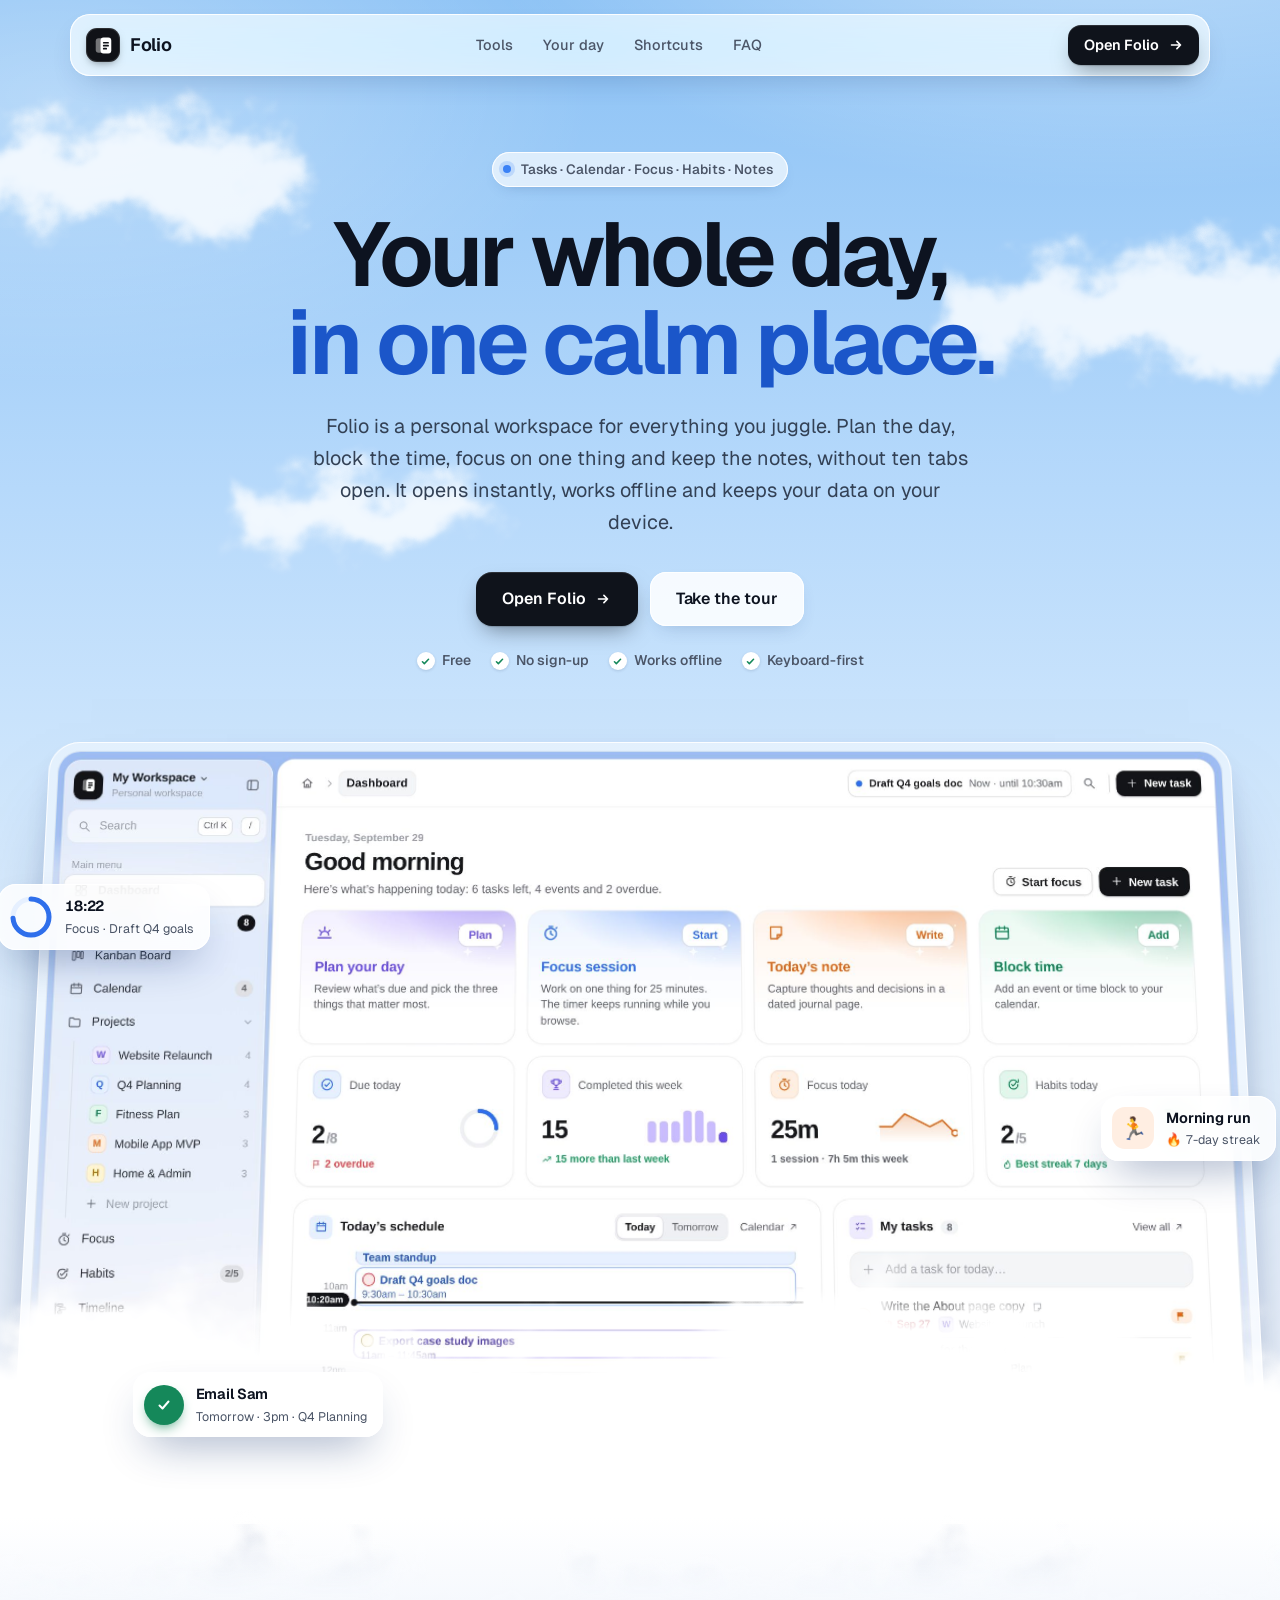
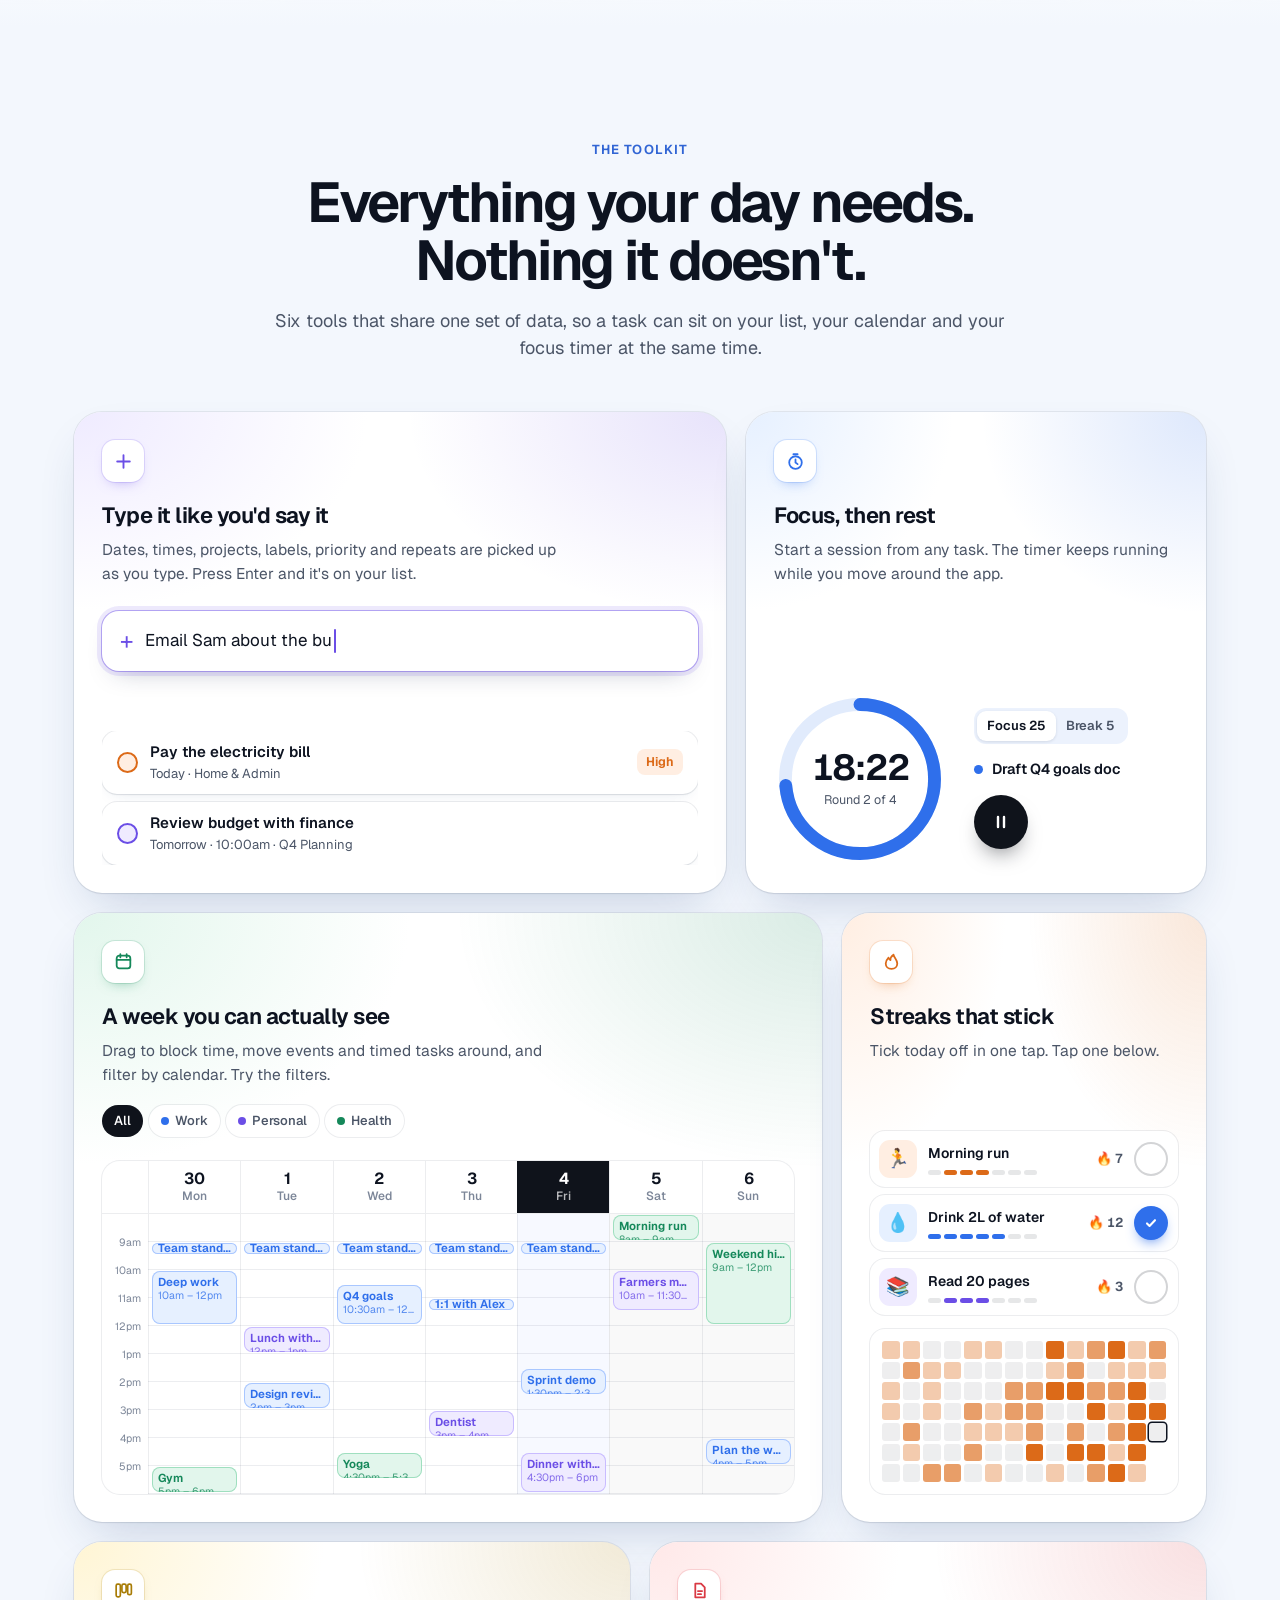
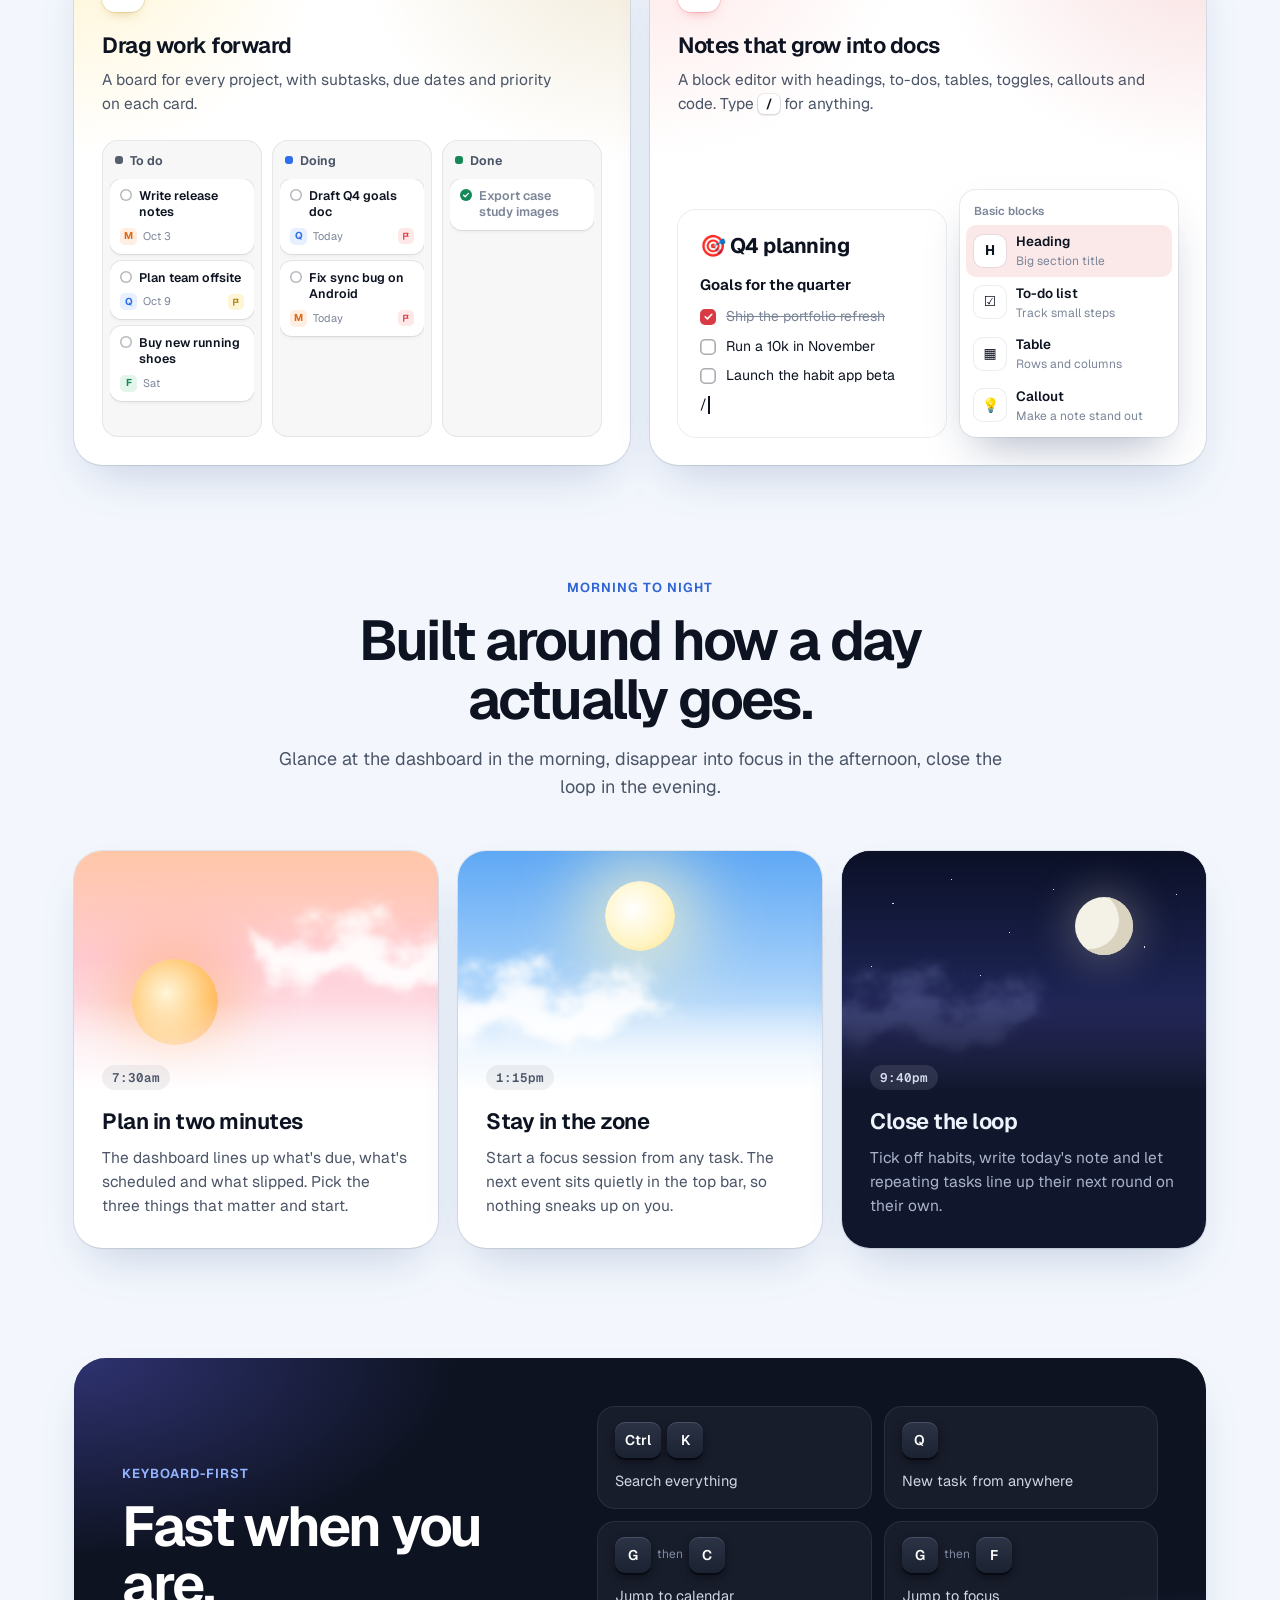
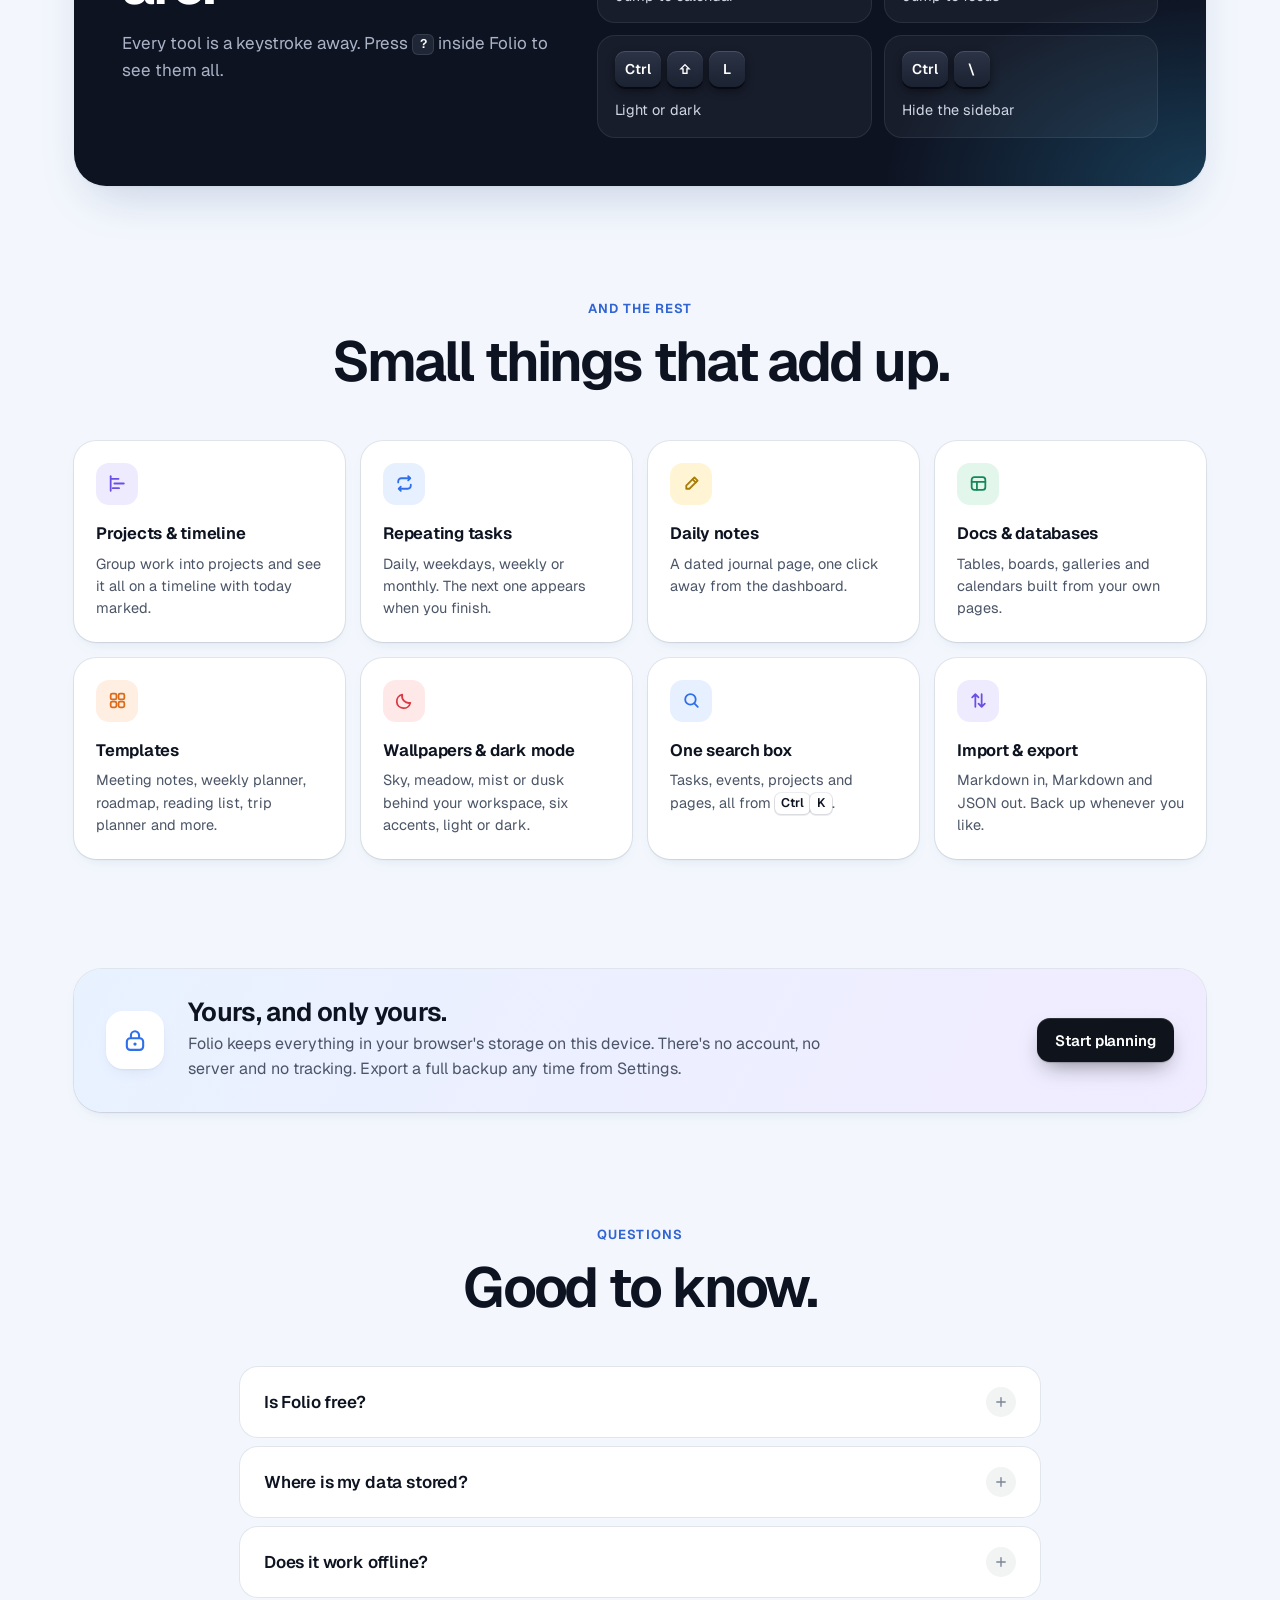
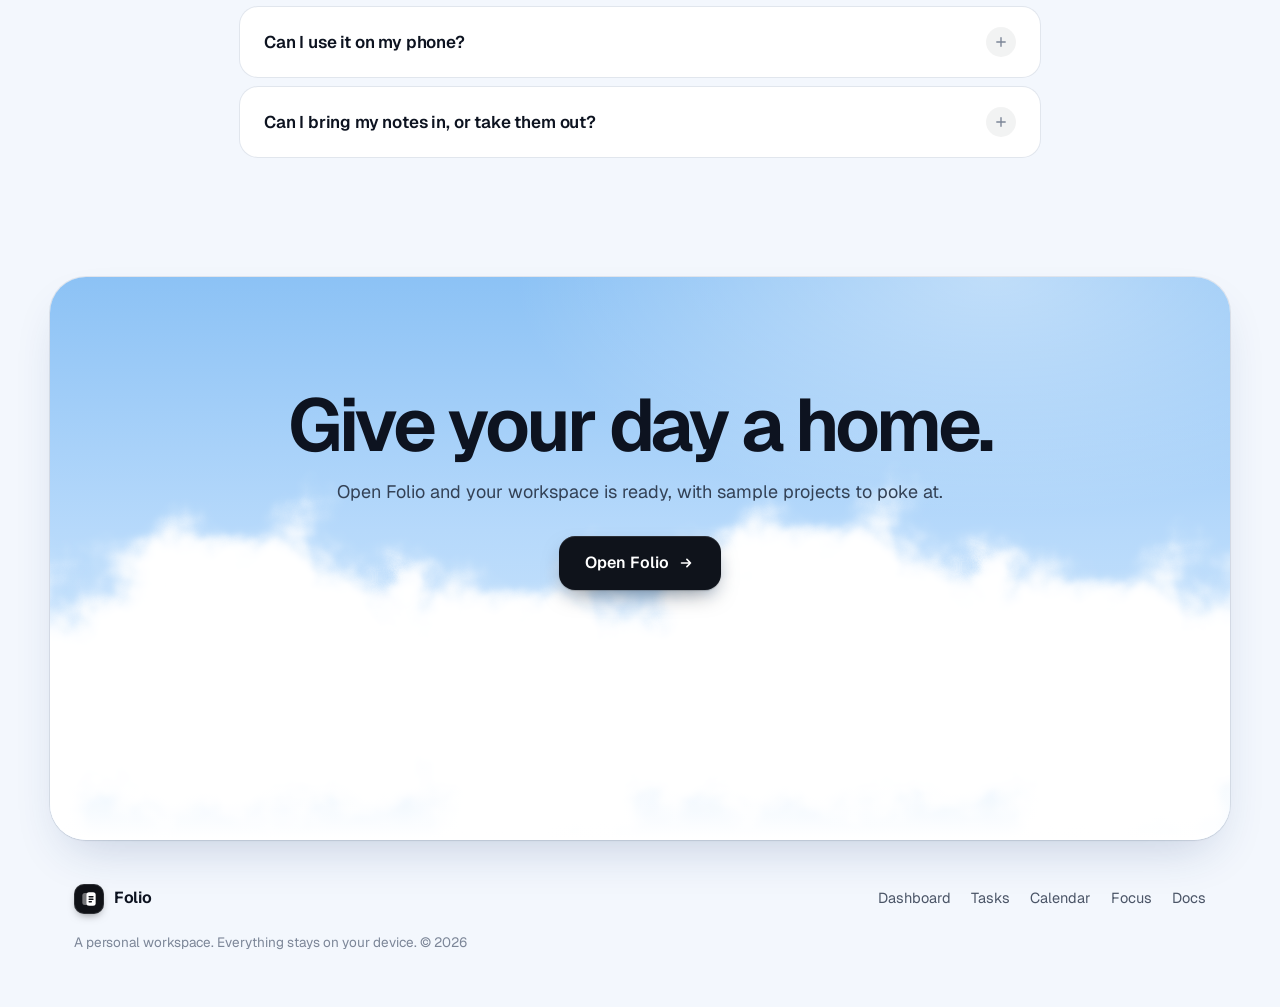
<file: folio/index.html>
<!doctype html>
<html lang="en">
  <head>
    <meta charset="utf-8" />
    <meta name="viewport" content="width=device-width, initial-scale=1" />
    <meta name="color-scheme" content="light dark" />
    <title>Folio — your whole day in one calm place</title>
    <meta name="description" content="Folio is a personal workspace for tasks, calendar, focus sessions, habits, projects and notes. It opens instantly, works offline and keeps your data on your device." />
    <link rel="icon" href="data:image/svg+xml,%3Csvg xmlns='http://www.w3.org/2000/svg' viewBox='0 0 32 32'%3E%3Crect width='32' height='32' rx='9' fill='%23101217'/%3E%3Cg transform='translate(6 6)'%3E%3Crect x='2.6' y='3.2' width='10' height='13.6' rx='2.8' fill='%23fff' opacity='.42'/%3E%3Crect x='7.2' y='2.4' width='10.2' height='15.2' rx='2.8' fill='%23fff'/%3E%3Cpath d='M10.2 7.4h4.2M10.2 10.2h4.2M10.2 13h2.4' stroke='%23101217' stroke-width='1.6' stroke-linecap='round'/%3E%3C/g%3E%3C/svg%3E" />
    <link rel="manifest" href="manifest.webmanifest" />
    <link rel="apple-touch-icon" href="img/icon-180.png" />
    <meta name="theme-color" content="#f3f7fd" media="(prefers-color-scheme: light)" />
    <meta name="theme-color" content="#0b0c0f" media="(prefers-color-scheme: dark)" />
    <link rel="preconnect" href="https://fonts.googleapis.com" />
    <link rel="preconnect" href="https://fonts.gstatic.com" crossorigin />
    <link rel="stylesheet" href="https://fonts.googleapis.com/css2?family=Geist:wght@400;500;600;700&family=Geist+Mono:wght@500;600&display=swap" />
    <link rel="stylesheet" href="css/landing.css" />
  </head>
  <body>
    <!-- Clouds: a soft white ellipse is blurred, then pushed around by fractal noise. -->
    <svg class="defs" width="0" height="0" aria-hidden="true" focusable="false">
      <filter id="cloud" x="-40%" y="-80%" width="180%" height="260%">
        <feGaussianBlur in="SourceGraphic" stdDeviation="15" result="soft" />
        <feTurbulence type="fractalNoise" baseFrequency="0.011" numOctaves="4" seed="7" result="noise" />
        <feDisplacementMap in="soft" in2="noise" scale="140" xChannelSelector="R" yChannelSelector="G" />
      </filter>
      <filter id="cloud-sm" x="-40%" y="-80%" width="180%" height="260%">
        <feGaussianBlur in="SourceGraphic" stdDeviation="10" result="soft" />
        <feTurbulence type="fractalNoise" baseFrequency="0.015" numOctaves="4" seed="3" result="noise" />
        <feDisplacementMap in="soft" in2="noise" scale="95" xChannelSelector="R" yChannelSelector="G" />
      </filter>
    </svg>

    <header class="nav" id="nav">
      <a class="brand" href="index.html" aria-label="Folio home">
        <span class="brand-mark" aria-hidden="true">
          <svg viewBox="0 0 20 20" fill="none"><rect x="2.6" y="3.2" width="10" height="13.6" rx="2.8" fill="currentColor" opacity=".42" /><rect x="7.2" y="2.4" width="10.2" height="15.2" rx="2.8" fill="currentColor" /><path d="M10.2 7.4h4.2M10.2 10.2h4.2M10.2 13h2.4" stroke="#101217" stroke-width="1.6" stroke-linecap="round" /></svg>
        </span>
        <span>Folio</span>
      </a>
      <nav class="nav-links" aria-label="Sections">
        <a href="#tools">Tools</a>
        <a href="#day">Your day</a>
        <a href="#keys">Shortcuts</a>
        <a href="#faq">FAQ</a>
      </nav>
      <a class="btn btn-ink btn-sm" href="app.html#/home">Open Folio <svg viewBox="0 0 20 20" aria-hidden="true"><path d="M5 10h10m-4-4 4 4-4 4" fill="none" stroke="currentColor" stroke-width="1.8" stroke-linecap="round" stroke-linejoin="round" /></svg></a>
    </header>

    <main>
      <!-- ------------------------------------------------------------ hero -->
      <section class="hero sky" aria-labelledby="hero-title">
        <div class="sky-stars" aria-hidden="true"></div>
        <div class="drift drift-a" aria-hidden="true"><i></i></div>
        <div class="drift drift-b" aria-hidden="true"><i></i></div>
        <div class="drift drift-c" aria-hidden="true"><i></i></div>

        <div class="hero-copy">
          <a class="eyebrow" href="#tools">
            <span class="eyebrow-dot" aria-hidden="true"></span>
            Tasks · Calendar · Focus · Habits · Notes
          </a>
          <h1 id="hero-title">Your whole day,<br /><span class="grad">in one calm place.</span></h1>
          <p class="lead">
            Folio is a personal workspace for everything you juggle. Plan the day, block the time, focus on one thing and
            keep the notes, without ten tabs open. It opens instantly, works offline and keeps your data on your device.
          </p>
          <div class="cta-row">
            <a class="btn btn-ink btn-lg" href="app.html#/home">
              Open Folio
              <svg viewBox="0 0 20 20" aria-hidden="true"><path d="M5 10h10m-4-4 4 4-4 4" fill="none" stroke="currentColor" stroke-width="1.8" stroke-linecap="round" stroke-linejoin="round" /></svg>
            </a>
            <a class="btn btn-glass btn-lg" href="#tools">Take the tour</a>
          </div>
          <ul class="ticks" aria-label="Highlights">
            <li>Free</li>
            <li>No sign-up</li>
            <li>Works offline</li>
            <li>Keyboard-first</li>
          </ul>
        </div>

        <div class="hero-stage">
          <figure class="shot">
            <picture>
              <source srcset="img/shot-dashboard-dark.jpg" media="(prefers-color-scheme: dark)" />
              <img src="img/shot-dashboard.jpg" width="2160" height="1350" alt="The Folio dashboard: greeting, quick actions, today's stats, the day's schedule and a task list." />
            </picture>
          </figure>

          <div class="float float-focus" aria-hidden="true">
            <span class="ff-ring"><svg viewBox="0 0 44 44"><circle cx="22" cy="22" r="18" /><circle class="ff-arc" cx="22" cy="22" r="18" /></svg></span>
            <span class="ff-text"><b data-focus-clock>24:59</b><small>Focus · Draft Q4 goals</small></span>
          </div>
          <div class="float float-streak" aria-hidden="true">
            <span class="fs-emoji">🏃</span>
            <span><b>Morning run</b><small><span class="flame">🔥</span> 7-day streak</small></span>
          </div>
          <div class="float float-added" aria-hidden="true">
            <span class="fa-check"><svg viewBox="0 0 20 20"><path d="m5.5 10.5 3 3 6-7" fill="none" stroke="currentColor" stroke-width="2" stroke-linecap="round" stroke-linejoin="round" /></svg></span>
            <span><b>Email Sam</b><small>Tomorrow · 3pm · Q4 Planning</small></span>
          </div>

          <div class="cloudbank" aria-hidden="true">
            <i class="c c1"></i><i class="c c2"></i><i class="c c3"></i><i class="c c4"></i><i class="c c5"></i><i class="c c6"></i>
          </div>
        </div>
      </section>

      <!-- ------------------------------------------------------------ bento -->
      <section class="section" id="tools" aria-labelledby="tools-title">
        <div class="section-head">
          <span class="kicker">The toolkit</span>
          <h2 id="tools-title">Everything your day needs.<br />Nothing it doesn't.</h2>
          <p>Six tools that share one set of data, so a task can sit on your list, your calendar and your focus timer at the same time.</p>
        </div>

        <div class="bento">
          <!-- Quick add -->
          <article class="card b-qa tone-lavender" aria-labelledby="qa-title">
            <div class="card-copy">
              <span class="chip-icon"><svg viewBox="0 0 20 20"><path d="M10 4v12M4 10h12" stroke="currentColor" stroke-width="1.8" stroke-linecap="round" /></svg></span>
              <h3 id="qa-title">Type it like you'd say it</h3>
              <p>Dates, times, projects, labels, priority and repeats are picked up as you type. Press Enter and it's on your list.</p>
            </div>
            <div class="demo demo-qa" aria-hidden="true">
              <div class="qa-box">
                <span class="qa-plus">+</span>
                <span class="qa-text" data-qa-text></span><span class="qa-caret"></span>
              </div>
              <div class="qa-chips" data-qa-chips></div>
              <div class="qa-list" data-qa-list></div>
            </div>
          </article>

          <!-- Focus -->
          <article class="card b-focus tone-sky" aria-labelledby="focus-title">
            <div class="card-copy">
              <span class="chip-icon"><svg viewBox="0 0 20 20"><circle cx="10" cy="11" r="6" fill="none" stroke="currentColor" stroke-width="1.7" /><path d="M10 8v3l2 1.5M8 3h4" fill="none" stroke="currentColor" stroke-width="1.7" stroke-linecap="round" /></svg></span>
              <h3 id="focus-title">Focus, then rest</h3>
              <p>Start a session from any task. The timer keeps running while you move around the app.</p>
            </div>
            <div class="demo demo-focus">
              <div class="fx-ring" aria-hidden="true">
                <svg viewBox="0 0 120 120"><circle cx="60" cy="60" r="52" /><circle class="fx-arc" cx="60" cy="60" r="52" /></svg>
                <div class="fx-center"><b data-focus-clock>25:00</b><small>Round 2 of 4</small></div>
              </div>
              <div class="fx-side">
                <div class="fx-modes" aria-hidden="true"><span class="on">Focus 25</span><span>Break 5</span></div>
                <div class="fx-task" aria-hidden="true"><i></i>Draft Q4 goals doc</div>
                <button class="fx-play" type="button" data-focus-toggle aria-label="Pause the demo timer">
                  <svg class="i-pause" viewBox="0 0 20 20" aria-hidden="true"><path d="M7 5v10M13 5v10" stroke="currentColor" stroke-width="2.4" stroke-linecap="round" /></svg>
                  <svg class="i-play" viewBox="0 0 20 20" aria-hidden="true"><path d="M7 4.8v10.4L15.5 10z" fill="currentColor" /></svg>
                </button>
              </div>
            </div>
          </article>

          <!-- Calendar -->
          <article class="card b-cal tone-mint" aria-labelledby="cal-title">
            <div class="card-copy row">
              <div>
                <span class="chip-icon"><svg viewBox="0 0 20 20"><rect x="3.5" y="4.5" width="13" height="12" rx="2.5" fill="none" stroke="currentColor" stroke-width="1.7" /><path d="M3.5 8.5h13M7 3v3M13 3v3" stroke="currentColor" stroke-width="1.7" stroke-linecap="round" /></svg></span>
                <h3 id="cal-title">A week you can actually see</h3>
                <p>Drag to block time, move events and timed tasks around, and filter by calendar. Try the filters.</p>
              </div>
              <div class="mini-pills" role="group" aria-label="Filter the demo calendar" data-cal-filters>
                <button type="button" class="on" data-cal="all">All</button>
                <button type="button" data-cal="work"><i class="dot work"></i>Work</button>
                <button type="button" data-cal="personal"><i class="dot personal"></i>Personal</button>
                <button type="button" data-cal="health"><i class="dot health"></i>Health</button>
              </div>
            </div>
            <div class="demo demo-cal" aria-hidden="true"></div>
          </article>

          <!-- Habits -->
          <article class="card b-habits tone-peach" aria-labelledby="habit-title">
            <div class="card-copy">
              <span class="chip-icon"><svg viewBox="0 0 20 20"><path d="M10 17c3.3 0 5.5-2.2 5.5-5.2 0-3.5-3-5.1-3.6-8.3-1.9 1.3-3 3.3-2.9 5.2-1-.5-1.6-1.4-1.8-2.4C6 7.6 4.5 9.4 4.5 11.8 4.5 14.8 6.7 17 10 17Z" fill="none" stroke="currentColor" stroke-width="1.7" stroke-linejoin="round" /></svg></span>
              <h3 id="habit-title">Streaks that stick</h3>
              <p>Tick today off in one tap. Tap one below.</p>
            </div>
            <div class="demo demo-habits" data-habits></div>
          </article>

          <!-- Board -->
          <article class="card b-board tone-butter" aria-labelledby="board-title">
            <div class="card-copy">
              <span class="chip-icon"><svg viewBox="0 0 20 20"><rect x="3" y="4" width="4" height="12" rx="1.5" fill="none" stroke="currentColor" stroke-width="1.6" /><rect x="8.5" y="4" width="4" height="8" rx="1.5" fill="none" stroke="currentColor" stroke-width="1.6" /><rect x="14" y="4" width="3.5" height="10" rx="1.5" fill="none" stroke="currentColor" stroke-width="1.6" /></svg></span>
              <h3 id="board-title">Drag work forward</h3>
              <p>A board for every project, with subtasks, due dates and priority on each card.</p>
            </div>
            <div class="demo demo-board" data-board aria-hidden="true">
              <div class="kc"><div class="kc-head"><i class="todo"></i>To do</div><div class="kc-list" data-col="todo"></div></div>
              <div class="kc"><div class="kc-head"><i class="doing"></i>Doing</div><div class="kc-list" data-col="doing"></div></div>
              <div class="kc"><div class="kc-head"><i class="done"></i>Done</div><div class="kc-list" data-col="done"></div></div>
            </div>
          </article>

          <!-- Docs -->
          <article class="card b-docs tone-rose" aria-labelledby="docs-title">
            <div class="card-copy">
              <span class="chip-icon"><svg viewBox="0 0 20 20"><path d="M6 3.5h5.5L15 7v9.5H6z" fill="none" stroke="currentColor" stroke-width="1.7" stroke-linejoin="round" /><path d="M8.5 10.5h4M8.5 13.5h3" stroke="currentColor" stroke-width="1.7" stroke-linecap="round" /></svg></span>
              <h3 id="docs-title">Notes that grow into docs</h3>
              <p>A block editor with headings, to-dos, tables, toggles, callouts and code. Type <kbd>/</kbd> for anything.</p>
            </div>
            <div class="demo demo-doc" aria-hidden="true">
              <div class="doc">
                <div class="doc-title">🎯 Q4 planning</div>
                <div class="doc-h">Goals for the quarter</div>
                <div class="doc-todo done"><i></i>Ship the portfolio refresh</div>
                <div class="doc-todo"><i></i>Run a 10k in November</div>
                <div class="doc-todo"><i></i>Launch the habit app beta</div>
                <div class="doc-line"><span class="slash">/</span><span class="doc-caret"></span></div>
              </div>
              <div class="slash-menu" data-slash>
                <div class="sm-label">Basic blocks</div>
                <div class="sm-item on"><span class="sm-ic">H</span><span><b>Heading</b><small>Big section title</small></span></div>
                <div class="sm-item"><span class="sm-ic">☑</span><span><b>To-do list</b><small>Track small steps</small></span></div>
                <div class="sm-item"><span class="sm-ic">▦</span><span><b>Table</b><small>Rows and columns</small></span></div>
                <div class="sm-item"><span class="sm-ic">💡</span><span><b>Callout</b><small>Make a note stand out</small></span></div>
              </div>
            </div>
          </article>
        </div>
      </section>

      <!-- ------------------------------------------------------------ day flow -->
      <section class="section" id="day" aria-labelledby="day-title">
        <div class="section-head">
          <span class="kicker">Morning to night</span>
          <h2 id="day-title">Built around how a day actually goes.</h2>
          <p>Glance at the dashboard in the morning, disappear into focus in the afternoon, close the loop in the evening.</p>
        </div>
        <div class="daygrid">
          <article class="daycard dawn">
            <div class="dc-sky" aria-hidden="true"><span class="orb"></span><i class="c"></i></div>
            <span class="dc-time">7:30am</span>
            <h3>Plan in two minutes</h3>
            <p>The dashboard lines up what's due, what's scheduled and what slipped. Pick the three things that matter and start.</p>
          </article>
          <article class="daycard noon">
            <div class="dc-sky" aria-hidden="true"><span class="orb"></span><i class="c"></i></div>
            <span class="dc-time">1:15pm</span>
            <h3>Stay in the zone</h3>
            <p>Start a focus session from any task. The next event sits quietly in the top bar, so nothing sneaks up on you.</p>
          </article>
          <article class="daycard dusk">
            <div class="dc-sky" aria-hidden="true"><span class="orb"></span><i class="c"></i></div>
            <span class="dc-time">9:40pm</span>
            <h3>Close the loop</h3>
            <p>Tick off habits, write today's note and let repeating tasks line up their next round on their own.</p>
          </article>
        </div>
      </section>

      <!-- ------------------------------------------------------------ keys -->
      <section class="section" id="keys" aria-labelledby="keys-title">
        <div class="keys-panel">
          <div class="keys-copy">
            <span class="kicker">Keyboard-first</span>
            <h2 id="keys-title">Fast when you are.</h2>
            <p>Every tool is a keystroke away. Press <kbd>?</kbd> inside Folio to see them all.</p>
          </div>
          <ul class="keys">
            <li><span class="kbds"><kbd data-mod>⌘</kbd><kbd>K</kbd></span>Search everything</li>
            <li><span class="kbds"><kbd>Q</kbd></span>New task from anywhere</li>
            <li><span class="kbds"><kbd>G</kbd><span class="then">then</span><kbd>C</kbd></span>Jump to calendar</li>
            <li><span class="kbds"><kbd>G</kbd><span class="then">then</span><kbd>F</kbd></span>Jump to focus</li>
            <li><span class="kbds"><kbd data-mod>⌘</kbd><kbd>⇧</kbd><kbd>L</kbd></span>Light or dark</li>
            <li><span class="kbds"><kbd data-mod>⌘</kbd><kbd>\</kbd></span>Hide the sidebar</li>
          </ul>
        </div>
      </section>

      <!-- ------------------------------------------------------------ more -->
      <section class="section" aria-labelledby="more-title">
        <div class="section-head">
          <span class="kicker">And the rest</span>
          <h2 id="more-title">Small things that add up.</h2>
        </div>
        <div class="minis">
          <div class="mini"><span class="mi tone-lavender"><svg viewBox="0 0 20 20" fill="none" stroke="currentColor" stroke-width="1.7" stroke-linecap="round" stroke-linejoin="round" aria-hidden="true"><path d="M4 5.5h7M7 10h9M5.5 14.5h6"/><path d="M3.5 3v14"/></svg></span><h3>Projects &amp; timeline</h3><p>Group work into projects and see it all on a timeline with today marked.</p></div>
          <div class="mini"><span class="mi tone-sky"><svg viewBox="0 0 20 20" fill="none" stroke="currentColor" stroke-width="1.7" stroke-linecap="round" stroke-linejoin="round" aria-hidden="true"><path d="M4 9V8a3 3 0 0 1 3-3h8.5M13.5 3l2 2-2 2M16 11v1a3 3 0 0 1-3 3H4.5M6.5 17l-2-2 2-2"/></svg></span><h3>Repeating tasks</h3><p>Daily, weekdays, weekly or monthly. The next one appears when you finish.</p></div>
          <div class="mini"><span class="mi tone-butter"><svg viewBox="0 0 20 20" fill="none" stroke="currentColor" stroke-width="1.7" stroke-linecap="round" stroke-linejoin="round" aria-hidden="true"><path d="M12.8 4.2l3 3L8 15H5v-3z"/><path d="M11 6l3 3"/></svg></span><h3>Daily notes</h3><p>A dated journal page, one click away from the dashboard.</p></div>
          <div class="mini"><span class="mi tone-mint"><svg viewBox="0 0 20 20" fill="none" stroke="currentColor" stroke-width="1.7" stroke-linecap="round" stroke-linejoin="round" aria-hidden="true"><rect x="3.5" y="4" width="13" height="12" rx="2.5"/><path d="M3.5 8.5h13M8.5 8.5V16"/></svg></span><h3>Docs &amp; databases</h3><p>Tables, boards, galleries and calendars built from your own pages.</p></div>
          <div class="mini"><span class="mi tone-peach"><svg viewBox="0 0 20 20" fill="none" stroke="currentColor" stroke-width="1.7" stroke-linecap="round" stroke-linejoin="round" aria-hidden="true"><rect x="3.5" y="3.5" width="5.5" height="5.5" rx="1.5"/><rect x="11" y="3.5" width="5.5" height="5.5" rx="1.5"/><rect x="3.5" y="11" width="5.5" height="5.5" rx="1.5"/><rect x="11" y="11" width="5.5" height="5.5" rx="1.5"/></svg></span><h3>Templates</h3><p>Meeting notes, weekly planner, roadmap, reading list, trip planner and more.</p></div>
          <div class="mini"><span class="mi tone-rose"><svg viewBox="0 0 20 20" fill="none" stroke="currentColor" stroke-width="1.7" stroke-linecap="round" stroke-linejoin="round" aria-hidden="true"><path d="M15.5 12.2A6.5 6.5 0 0 1 7.8 4.5a6.5 6.5 0 1 0 7.7 7.7z"/></svg></span><h3>Wallpapers &amp; dark mode</h3><p>Sky, meadow, mist or dusk behind your workspace, six accents, light or dark.</p></div>
          <div class="mini"><span class="mi tone-sky"><svg viewBox="0 0 20 20" fill="none" stroke="currentColor" stroke-width="1.7" stroke-linecap="round" stroke-linejoin="round" aria-hidden="true"><circle cx="9" cy="9" r="5"/><path d="m16 16-3.3-3.3"/></svg></span><h3>One search box</h3><p>Tasks, events, projects and pages, all from <kbd data-mod>⌘</kbd><kbd>K</kbd>.</p></div>
          <div class="mini"><span class="mi tone-lavender"><svg viewBox="0 0 20 20" fill="none" stroke="currentColor" stroke-width="1.7" stroke-linecap="round" stroke-linejoin="round" aria-hidden="true"><path d="M7 16V4M4 7l3-3 3 3M13 4v12M10 13l3 3 3-3"/></svg></span><h3>Import &amp; export</h3><p>Markdown in, Markdown and JSON out. Back up whenever you like.</p></div>
        </div>
      </section>

      <!-- ------------------------------------------------------------ privacy -->
      <section class="section" aria-labelledby="local-title">
        <div class="local">
          <span class="local-icon" aria-hidden="true"><svg viewBox="0 0 24 24"><rect x="5" y="10.5" width="14" height="10" rx="3" fill="none" stroke="currentColor" stroke-width="1.8" /><path d="M8.5 10.5V8a3.5 3.5 0 0 1 7 0v2.5" fill="none" stroke="currentColor" stroke-width="1.8" /><circle cx="12" cy="15.5" r="1.4" fill="currentColor" /></svg></span>
          <div>
            <h2 id="local-title">Yours, and only yours.</h2>
            <p>Folio keeps everything in your browser's storage on this device. There's no account, no server and no tracking. Export a full backup any time from Settings.</p>
          </div>
          <a class="btn btn-ink" href="app.html#/home">Start planning</a>
        </div>
      </section>

      <!-- ------------------------------------------------------------ faq -->
      <section class="section faq-wrap" id="faq" aria-labelledby="faq-title">
        <div class="section-head">
          <span class="kicker">Questions</span>
          <h2 id="faq-title">Good to know.</h2>
        </div>
        <div class="faq">
          <details>
            <summary>Is Folio free?</summary>
            <p>Yes. It's a static web app with no account and no subscription. Open it and start using it.</p>
          </details>
          <details>
            <summary>Where is my data stored?</summary>
            <p>In your browser's local storage on this device. Nothing is sent anywhere. Clearing your browser data removes it, so export a backup from Settings now and then.</p>
          </details>
          <details>
            <summary>Does it work offline?</summary>
            <p>Once the page has loaded, everything runs in your browser, so you can keep working without a connection.</p>
          </details>
          <details>
            <summary>Can I use it on my phone?</summary>
            <p>Yes. The layout adapts to small screens: the sidebar tucks away, the calendar opens on a single day and the dashboard stacks into two columns.</p>
          </details>
          <details>
            <summary>Can I bring my notes in, or take them out?</summary>
            <p>Import Markdown files as pages, export any page as Markdown, and export the whole workspace as a JSON backup that you can import again later.</p>
          </details>
        </div>
      </section>

      <!-- ------------------------------------------------------------ final -->
      <section class="final sky" aria-labelledby="final-title">
        <div class="sky-stars" aria-hidden="true"></div>
        <div class="cloudbank" aria-hidden="true"><i class="c c1"></i><i class="c c2"></i><i class="c c3"></i><i class="c c4"></i><i class="c c5"></i><i class="c c6"></i></div>
        <div class="final-copy">
          <h2 id="final-title">Give your day a home.</h2>
          <p>Open Folio and your workspace is ready, with sample projects to poke at.</p>
          <a class="btn btn-ink btn-lg" href="app.html#/home">
            Open Folio
            <svg viewBox="0 0 20 20" aria-hidden="true"><path d="M5 10h10m-4-4 4 4-4 4" fill="none" stroke="currentColor" stroke-width="1.8" stroke-linecap="round" stroke-linejoin="round" /></svg>
          </a>
        </div>
      </section>
    </main>

    <footer class="foot">
      <a class="brand" href="index.html" aria-label="Folio home">
        <span class="brand-mark" aria-hidden="true">
          <svg viewBox="0 0 20 20" fill="none"><rect x="2.6" y="3.2" width="10" height="13.6" rx="2.8" fill="currentColor" opacity=".42" /><rect x="7.2" y="2.4" width="10.2" height="15.2" rx="2.8" fill="currentColor" /><path d="M10.2 7.4h4.2M10.2 10.2h4.2M10.2 13h2.4" stroke="#101217" stroke-width="1.6" stroke-linecap="round" /></svg>
        </span>
        <span>Folio</span>
      </a>
      <nav class="foot-links" aria-label="Footer">
        <a href="app.html#/home">Dashboard</a>
        <a href="app.html#/tasks">Tasks</a>
        <a href="app.html#/calendar">Calendar</a>
        <a href="app.html#/focus">Focus</a>
        <a href="app.html#/docs">Docs</a>
      </nav>
      <p class="foot-note">A personal workspace. Everything stays on your device. © <span data-year>2026</span></p>
    </footer>

    <script src="js/landing.js"></script>
    <script>
      // Cache the app for offline use when served over http(s). Sandboxed frames refuse this, which is fine.
      try {
        if ('serviceWorker' in navigator && /^https?:$/.test(location.protocol)) {
          addEventListener('load', function() {
            try {
              navigator.serviceWorker.register('sw.js').catch(function() {})
            } catch (e) {}
          })
        }
      } catch (e) {}
    </script>
  </body>
</html>
</file>
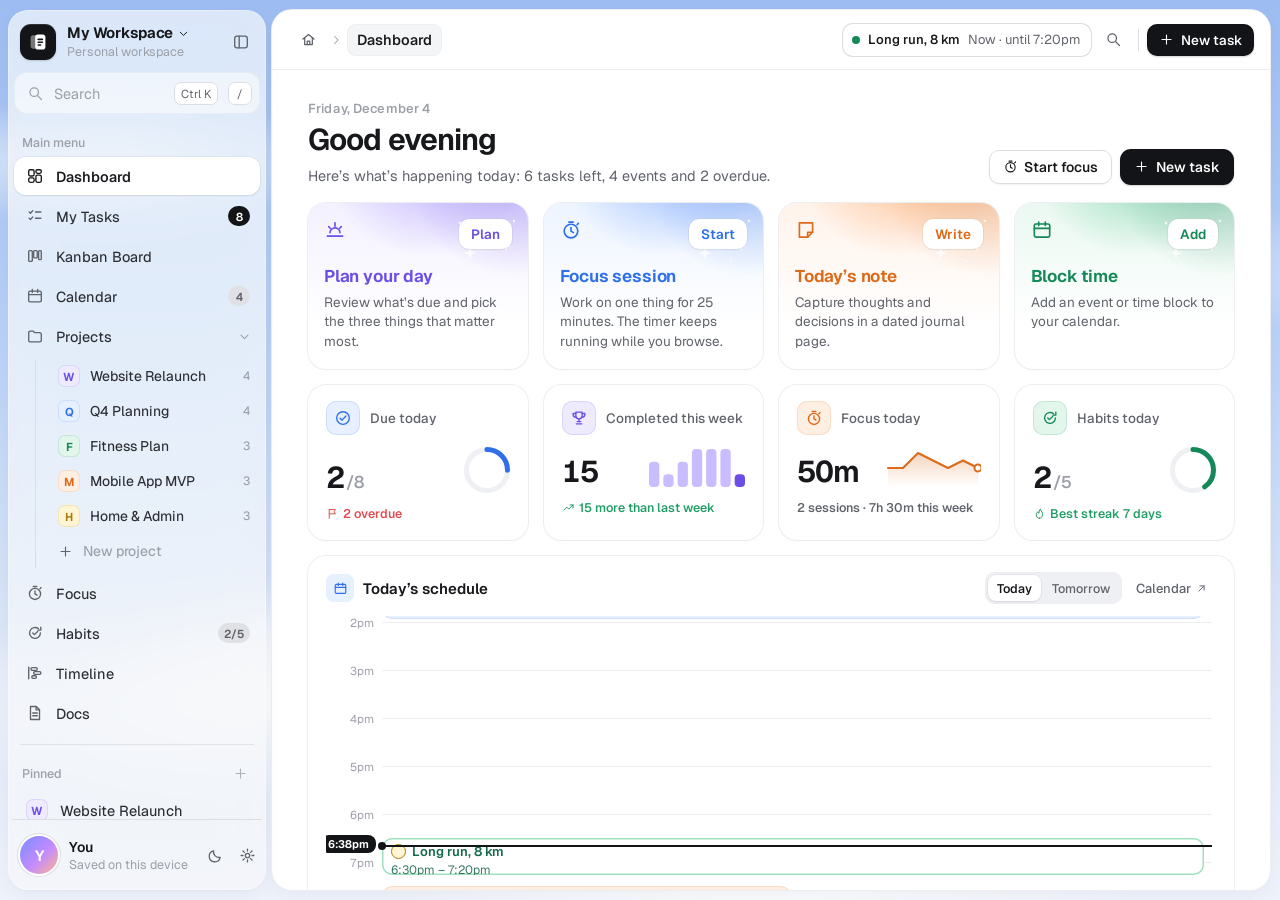
<file: folio/app.html>
<!doctype html>
<html lang="en">
  <head>
    <meta charset="utf-8" />
    <meta name="viewport" content="width=device-width, initial-scale=1" />
    <meta name="color-scheme" content="light dark" />
    <title>Folio</title>
    <link rel="icon" href="data:image/svg+xml,%3Csvg xmlns='http://www.w3.org/2000/svg' viewBox='0 0 32 32'%3E%3Crect width='32' height='32' rx='9' fill='%23101217'/%3E%3Cg transform='translate(6 6)'%3E%3Crect x='2.6' y='3.2' width='10' height='13.6' rx='2.8' fill='%23fff' opacity='.42'/%3E%3Crect x='7.2' y='2.4' width='10.2' height='15.2' rx='2.8' fill='%23fff'/%3E%3Cpath d='M10.2 7.4h4.2M10.2 10.2h4.2M10.2 13h2.4' stroke='%23101217' stroke-width='1.6' stroke-linecap='round'/%3E%3C/g%3E%3C/svg%3E" />
    <link rel="manifest" href="manifest.webmanifest" />
    <link rel="apple-touch-icon" href="img/icon-180.png" />
    <meta name="theme-color" content="#f3f7fd" media="(prefers-color-scheme: light)" />
    <meta name="theme-color" content="#0b0c0f" media="(prefers-color-scheme: dark)" />
    <link rel="preconnect" href="https://fonts.googleapis.com" />
    <link rel="preconnect" href="https://fonts.gstatic.com" crossorigin />
    <link rel="stylesheet" href="https://fonts.googleapis.com/css2?family=Geist:wght@400;450;500;550;600;650;700;800&family=Geist+Mono:wght@400;500;600&display=swap" />
    <link rel="stylesheet" href="css/app.css" />
    <link rel="stylesheet" href="css/views.css" />
    <script>
      // Apply the saved theme before first paint to avoid a flash.
      try {
        var root = document.documentElement
        var s = JSON.parse(localStorage.getItem('folio.workspace.v1') || '{}').settings || {}
        var dark = s.theme === 'dark' || ((!s.theme || s.theme === 'system') && matchMedia('(prefers-color-scheme: dark)').matches)
        // In "system" mode, keep a theme the embedding page already chose.
        if (!root.hasAttribute('data-theme') || (s.theme && s.theme !== 'system')) {
          window.__folioTheme = dark ? 'dark' : 'light'
          root.setAttribute('data-theme', window.__folioTheme)
        }
        var wall = s.wallpaper || 'sky'
        if (wall !== 'none') root.className += ' wall-' + wall + ' has-wall'
        if (s.accent && s.accent !== 'indigo') root.setAttribute('data-accent', s.accent)
      } catch (e) {}
    </script>
  </head>
  <body>
    <div class="wallpaper" aria-hidden="true"></div>
    <div id="app" class="app">
      <aside id="sidebar" class="sidebar" aria-label="Sidebar"></aside>
      <div id="resizer" class="sidebar-resizer" title="Drag to resize · Double-click to reset"></div>
      <main class="main">
        <header id="topbar" class="topbar"></header>
        <div id="scroller" class="scroller"><div id="view"></div></div>
        <aside id="peek" class="peek" aria-label="Page preview"></aside>
      </main>
    </div>
    <div id="overlay-root"></div>

    <script src="js/util.js"></script>
    <script src="js/emoji.js"></script>
    <script src="js/store.js"></script>
    <script src="js/planner.js"></script>
    <script src="js/md.js"></script>
    <script src="js/seed.js"></script>
    <script src="js/ui.js"></script>
    <script src="js/highlight.js"></script>
    <script src="js/database.js"></script>
    <script src="js/editor.js"></script>
    <script src="js/templates.js"></script>
    <script src="js/kit.js"></script>
    <script src="js/tasks.js"></script>
    <script src="js/focus.js"></script>
    <script src="js/calendar.js"></script>
    <script src="js/dashboard.js"></script>
    <script src="js/projects.js"></script>
    <script src="js/habits.js"></script>
    <script src="js/timeline.js"></script>
    <script src="js/app.js"></script>
    <script>
      // Cache the app for offline use when served over http(s). Sandboxed frames refuse this, which is fine.
      try {
        if ('serviceWorker' in navigator && /^https?:$/.test(location.protocol)) {
          addEventListener('load', function() {
            try {
              navigator.serviceWorker.register('sw.js').catch(function() {})
            } catch (e) {}
          })
        }
      } catch (e) {}
    </script>
  </body>
</html>
</file>
<file: folio/css/landing.css>
/* Folio landing page — sky, clouds and a bento of live demos. */

:root {
  --font: 'Geist', ui-sans-serif, system-ui, -apple-system, 'Segoe UI', Roboto, 'Helvetica Neue', Arial, sans-serif;
  --mono: 'Geist Mono', ui-monospace, SFMono-Regular, Menlo, Consolas, monospace;

  --page: #f3f7fd;
  --ink: #0d1320;
  --ink-2: #4b5567;
  --ink-3: #7c8698;
  --line: rgba(15, 30, 60, 0.08);
  --card-solid: #ffffff;
  --glass: rgba(255, 255, 255, 0.66);
  --glass-strong: rgba(255, 255, 255, 0.86);
  --glass-edge: rgba(255, 255, 255, 0.9);
  --shadow-sm: 0 1px 2px rgba(16, 30, 60, 0.05), 0 6px 18px -10px rgba(30, 64, 120, 0.18);
  --shadow: 0 1px 2px rgba(16, 30, 60, 0.05), 0 22px 50px -18px rgba(30, 64, 120, 0.24);
  --btn-ink: #0f131b;
  --btn-ink-hover: #232a38;
  --btn-ink-text: #ffffff;
  --focus-ring: rgba(47, 111, 235, 0.45);

  --sky-1: #8cc2f5;
  --sky-2: #b6d9fb;
  --sky-3: #dcedfd;
  --cloud: #ffffff;
  --lead: #334155;

  --lavender-bg: #efebff; --lavender-fg: #6b4ee6; --lavender-mid: #c9bcff;
  --sky-bg: #e6f0ff; --sky-fg: #2f6feb; --sky-mid: #a9c7ff;
  --mint-bg: #e2f6ec; --mint-fg: #15885a; --mint-mid: #9fdfbf;
  --peach-bg: #ffeee2; --peach-fg: #dc6a18; --peach-mid: #ffc59c;
  --rose-bg: #ffe8e8; --rose-fg: #d93a44; --rose-mid: #ffb5b8;
  --butter-bg: #fff5d4; --butter-fg: #a87c06; --butter-mid: #f3d983;
  --slate-bg: #eef0f3; --slate-fg: #585f6c; --slate-mid: #cbd0d8;

  --hero-accent: #1b56c9;
  --kicker: #3165d4;
  --stars-opacity: 0;
  --drift-opacity: 0.8;
  --shot-frame: rgba(255, 255, 255, 0.45);
  --shot-edge: rgba(255, 255, 255, 0.85);
  --shot-shadow: 0 50px 90px -40px rgba(20, 50, 110, 0.55), 0 14px 34px -14px rgba(20, 50, 110, 0.3);
  --local-bg: linear-gradient(120deg, #e8f2ff 0%, #f1ecff 100%);
  --dawn-sky: linear-gradient(180deg, #ffc7a8 0%, #ffcbd3 45%, #fde7ef 80%);
  --noon-sky: linear-gradient(180deg, #5fa8f5 0%, #9fcdfa 50%, #dcedfd 85%);
  --night-card: #10172c;
  --dc-cloud-opacity: 1;
}

@media (prefers-color-scheme: dark) {
  :root:not([data-theme="light"]) {
    color-scheme: dark;
    --page: #0a0f1a;
    --ink: #eef2f8;
    --ink-2: #a5aec0;
    --ink-3: #6d788c;
    --line: rgba(255, 255, 255, 0.08);
    --card-solid: #111826;
    --glass: rgba(17, 24, 38, 0.6);
    --glass-strong: rgba(17, 24, 38, 0.86);
    --glass-edge: rgba(255, 255, 255, 0.08);
    --shadow-sm: 0 1px 2px rgba(0, 0, 0, 0.4), 0 6px 18px -10px rgba(0, 0, 0, 0.6);
    --shadow: 0 1px 2px rgba(0, 0, 0, 0.4), 0 22px 50px -18px rgba(0, 0, 0, 0.7);
    --btn-ink: #f2f4f8;
    --btn-ink-hover: #ffffff;
    --btn-ink-text: #0d1320;
    --focus-ring: rgba(131, 173, 255, 0.55);

    --sky-1: #07112a;
    --sky-2: #0f2149;
    --sky-3: #1b3264;
    --cloud: #293d66;
    --lead: #b9c4d8;

    --lavender-bg: #231e3d; --lavender-fg: #b3a3ff; --lavender-mid: #4b3f86;
    --sky-bg: #172641; --sky-fg: #83adff; --sky-mid: #2e4d85;
    --mint-bg: #132c21; --mint-fg: #5fd3a0; --mint-mid: #245a41;
    --peach-bg: #35220f; --peach-fg: #ffa56a; --peach-mid: #6b4221;
    --rose-bg: #381a1d; --rose-fg: #ff8a90; --rose-mid: #6d2a30;
    --butter-bg: #322a10; --butter-fg: #efc85a; --butter-mid: #66531c;
    --slate-bg: #202227; --slate-fg: #a7adb9; --slate-mid: #3a3e47;
    --hero-accent: #9cc3ff;
    --kicker: #8fb0ff;
    --stars-opacity: 0.75;
    --drift-opacity: 0.35;
    --shot-frame: rgba(255, 255, 255, 0.06);
    --shot-edge: rgba(255, 255, 255, 0.1);
    --shot-shadow: 0 50px 90px -40px rgba(0, 0, 0, 0.8), 0 14px 34px -14px rgba(0, 0, 0, 0.5);
    --local-bg: linear-gradient(120deg, #101b33 0%, #181432 100%);
    --dawn-sky: linear-gradient(180deg, #6a3a4c 0%, #8a4c55 45%, #3a2b3c 85%);
    --noon-sky: linear-gradient(180deg, #1d4f9e 0%, #2d69be 50%, #1b2d4d 85%);
    --night-card: #0c1224;
    --dc-cloud-opacity: 0.35;
  }
}
:root[data-theme="dark"] {
  color-scheme: dark;
  --page: #0a0f1a;
  --ink: #eef2f8;
  --ink-2: #a5aec0;
  --ink-3: #6d788c;
  --line: rgba(255, 255, 255, 0.08);
  --card-solid: #111826;
  --glass: rgba(17, 24, 38, 0.6);
  --glass-strong: rgba(17, 24, 38, 0.86);
  --glass-edge: rgba(255, 255, 255, 0.08);
  --shadow-sm: 0 1px 2px rgba(0, 0, 0, 0.4), 0 6px 18px -10px rgba(0, 0, 0, 0.6);
  --shadow: 0 1px 2px rgba(0, 0, 0, 0.4), 0 22px 50px -18px rgba(0, 0, 0, 0.7);
  --btn-ink: #f2f4f8;
  --btn-ink-hover: #ffffff;
  --btn-ink-text: #0d1320;
  --focus-ring: rgba(131, 173, 255, 0.55);

  --sky-1: #07112a;
  --sky-2: #0f2149;
  --sky-3: #1b3264;
  --cloud: #293d66;
  --lead: #b9c4d8;

  --lavender-bg: #231e3d; --lavender-fg: #b3a3ff; --lavender-mid: #4b3f86;
  --sky-bg: #172641; --sky-fg: #83adff; --sky-mid: #2e4d85;
  --mint-bg: #132c21; --mint-fg: #5fd3a0; --mint-mid: #245a41;
  --peach-bg: #35220f; --peach-fg: #ffa56a; --peach-mid: #6b4221;
  --rose-bg: #381a1d; --rose-fg: #ff8a90; --rose-mid: #6d2a30;
  --butter-bg: #322a10; --butter-fg: #efc85a; --butter-mid: #66531c;
  --slate-bg: #202227; --slate-fg: #a7adb9; --slate-mid: #3a3e47;
  --hero-accent: #9cc3ff;
  --kicker: #8fb0ff;
  --stars-opacity: 0.75;
  --drift-opacity: 0.35;
  --shot-frame: rgba(255, 255, 255, 0.06);
  --shot-edge: rgba(255, 255, 255, 0.1);
  --shot-shadow: 0 50px 90px -40px rgba(0, 0, 0, 0.8), 0 14px 34px -14px rgba(0, 0, 0, 0.5);
  --local-bg: linear-gradient(120deg, #101b33 0%, #181432 100%);
  --dawn-sky: linear-gradient(180deg, #6a3a4c 0%, #8a4c55 45%, #3a2b3c 85%);
  --noon-sky: linear-gradient(180deg, #1d4f9e 0%, #2d69be 50%, #1b2d4d 85%);
  --night-card: #0c1224;
  --dc-cloud-opacity: 0.35;
}

.tone-lavender { --t-bg: var(--lavender-bg); --t-fg: var(--lavender-fg); --t-mid: var(--lavender-mid); }
.tone-sky { --t-bg: var(--sky-bg); --t-fg: var(--sky-fg); --t-mid: var(--sky-mid); }
.tone-mint { --t-bg: var(--mint-bg); --t-fg: var(--mint-fg); --t-mid: var(--mint-mid); }
.tone-peach { --t-bg: var(--peach-bg); --t-fg: var(--peach-fg); --t-mid: var(--peach-mid); }
.tone-rose { --t-bg: var(--rose-bg); --t-fg: var(--rose-fg); --t-mid: var(--rose-mid); }
.tone-butter { --t-bg: var(--butter-bg); --t-fg: var(--butter-fg); --t-mid: var(--butter-mid); }
.tone-slate { --t-bg: var(--slate-bg); --t-fg: var(--slate-fg); --t-mid: var(--slate-mid); }

*, *::before, *::after { box-sizing: border-box; }
html { scroll-behavior: smooth; -webkit-text-size-adjust: 100%; scroll-padding-top: 90px; }
body {
  margin: 0; font-family: var(--font); font-size: 16px; line-height: 1.55; color: var(--ink); background: var(--page);
  -webkit-font-smoothing: antialiased; -moz-osx-font-smoothing: grayscale; text-rendering: optimizeLegibility;
}
main { overflow-x: clip; }
a { color: inherit; }
img { max-width: 100%; display: block; }
h1, h2, h3 { margin: 0; font-weight: 650; }
.defs { position: absolute; width: 0; height: 0; overflow: hidden; }
:focus-visible { outline: 3px solid var(--focus-ring); outline-offset: 2px; border-radius: 10px; }
kbd {
  display: inline-block; min-width: 22px; padding: 1px 6px; border-radius: 6px; font: 600 12.5px/1.5 var(--font); text-align: center;
  background: var(--card-solid); color: var(--ink); box-shadow: 0 0 0 1px var(--line), 0 1px 0 1px var(--line); vertical-align: 1px;
}

/* ------------------------------------------------------------------ nav */
.nav {
  position: fixed; z-index: 50; top: 14px; left: 50%; transform: translateX(-50%);
  width: min(1140px, calc(100% - 28px)); height: 62px; padding: 0 11px 0 16px;
  display: flex; align-items: center; gap: 12px;
  background: var(--glass); border-radius: 20px;
  box-shadow: inset 0 0 0 1px var(--glass-edge), 0 12px 30px -14px rgba(20, 50, 110, 0.3);
  -webkit-backdrop-filter: saturate(1.6) blur(18px); backdrop-filter: saturate(1.6) blur(18px);
  transition: background 0.2s, box-shadow 0.2s;
}
.nav.scrolled { background: var(--glass-strong); }
.brand { display: inline-flex; align-items: center; gap: 10px; font-weight: 650; font-size: 18px; letter-spacing: -0.02em; text-decoration: none; }
.brand-mark {
  width: 34px; height: 34px; border-radius: 11px; background: #101217; color: #fff; display: inline-flex; align-items: center; justify-content: center;
  box-shadow: inset 0 0 0 1px rgba(255, 255, 255, 0.12), 0 4px 10px -4px rgba(0, 0, 0, 0.5); flex: none;
}
.brand-mark svg { width: 21px; height: 21px; }
.nav-links { display: flex; gap: 2px; margin: 0 auto; }
.nav-links a { padding: 8px 14px; border-radius: 11px; font-size: 14.5px; font-weight: 500; color: var(--ink-2); text-decoration: none; transition: background 0.15s, color 0.15s; }
.nav-links a:hover { color: var(--ink); background: var(--glass-strong); }

/* ------------------------------------------------------------------ buttons */
.btn {
  display: inline-flex; align-items: center; justify-content: center; gap: 8px; height: 44px; padding: 0 18px; border: 0; border-radius: 13px;
  font: 600 15px/1 var(--font); letter-spacing: -0.005em; text-decoration: none; white-space: nowrap; cursor: pointer;
  transition: transform 0.15s, background 0.15s, box-shadow 0.15s;
}
.btn svg { width: 18px; height: 18px; transition: transform 0.2s; }
.btn:hover svg { transform: translateX(2px); }
.btn-sm { height: 40px; padding: 0 14px 0 16px; font-size: 14.5px; }
.btn-lg { height: 54px; padding: 0 26px; border-radius: 16px; font-size: 16px; }
.btn-ink { background: var(--btn-ink); color: var(--btn-ink-text); box-shadow: 0 1px 1px rgba(0, 0, 0, 0.18), 0 10px 22px -8px rgba(15, 19, 27, 0.5), inset 0 1px 0 rgba(255, 255, 255, 0.12); }
.btn-ink:hover { background: var(--btn-ink-hover); transform: translateY(-1px); }
.btn-glass { background: var(--glass-strong); color: var(--ink); box-shadow: inset 0 0 0 1px var(--glass-edge), 0 8px 20px -10px rgba(30, 64, 120, 0.3); }
.btn-glass:hover { transform: translateY(-1px); }

/* ------------------------------------------------------------------ sky + clouds */
.sky { position: relative; isolation: isolate; overflow: hidden; }
.hero.sky {
  background:
    radial-gradient(1100px 520px at 88% -8%, rgba(255, 255, 255, 0.5), transparent 62%),
    radial-gradient(900px 480px at 4% 6%, rgba(255, 255, 255, 0.32), transparent 60%),
    linear-gradient(180deg, var(--sky-1) 0%, var(--sky-2) 30%, var(--sky-3) 58%, var(--page) 92%);
}
.sky-stars {
  position: absolute; inset: 0 0 40% 0; z-index: -1; pointer-events: none; opacity: var(--stars-opacity);
  background-image:
    radial-gradient(1.4px 1.4px at 8% 14%, #fff 50%, transparent 52%), radial-gradient(1px 1px at 17% 32%, #fff 50%, transparent 52%),
    radial-gradient(1.2px 1.2px at 26% 9%, #fff 50%, transparent 52%), radial-gradient(1px 1px at 34% 26%, #fff 50%, transparent 52%),
    radial-gradient(1.6px 1.6px at 43% 12%, #fff 50%, transparent 52%), radial-gradient(1px 1px at 52% 30%, #fff 50%, transparent 52%),
    radial-gradient(1.2px 1.2px at 61% 7%, #fff 50%, transparent 52%), radial-gradient(1px 1px at 69% 21%, #fff 50%, transparent 52%),
    radial-gradient(1.5px 1.5px at 78% 11%, #fff 50%, transparent 52%), radial-gradient(1px 1px at 86% 29%, #fff 50%, transparent 52%),
    radial-gradient(1.3px 1.3px at 93% 16%, #fff 50%, transparent 52%), radial-gradient(1px 1px at 4% 38%, #fff 50%, transparent 52%),
    radial-gradient(1px 1px at 39% 44%, #fff 50%, transparent 52%), radial-gradient(1.2px 1.2px at 72% 41%, #fff 50%, transparent 52%);
}

/* A cloud is a soft ellipse that the SVG filter blurs and breaks up. */
.cloudbank { position: absolute; z-index: 5; left: -40%; right: -40%; bottom: -60px; height: 400px; pointer-events: none; }
.cloudbank::after { content: ''; position: absolute; left: 0; right: 0; bottom: 0; height: 46%; background: linear-gradient(180deg, transparent, var(--cloud) 55%); }
.cloudbank .c { position: absolute; border-radius: 50%; background: var(--cloud); filter: url(#cloud); }
.cloudbank .c1 { left: 1%; top: 80px; width: 26%; height: 240px; }
.cloudbank .c2 { left: 16%; top: 16px; width: 24%; height: 280px; }
.cloudbank .c3 { left: 32%; top: 70px; width: 28%; height: 250px; }
.cloudbank .c4 { left: 49%; top: 6px; width: 25%; height: 290px; }
.cloudbank .c5 { left: 65%; top: 60px; width: 26%; height: 260px; }
.cloudbank .c6 { left: 80%; top: 30px; width: 20%; height: 250px; }

.drift { position: absolute; z-index: 0; pointer-events: none; will-change: transform; animation: drift 38s ease-in-out infinite alternate; }
.drift i { display: block; width: 380px; height: 110px; border-radius: 50%; background: var(--cloud); opacity: var(--drift-opacity); filter: url(#cloud-sm); }
.drift-a { top: 118px; left: -6%; }
.drift-b { top: 250px; right: -8%; animation-duration: 46s; animation-delay: -12s; }
.drift-b i { width: 440px; height: 120px; }
.drift-c { top: 470px; left: 18%; animation-duration: 54s; animation-delay: -20s; }
.drift-c i { width: 260px; height: 80px; }
@keyframes drift { from { transform: translateX(-40px); } to { transform: translateX(60px); } }

/* ------------------------------------------------------------------ hero */
.hero { padding: 152px 24px 0; text-align: center; }
.hero-copy { position: relative; z-index: 3; max-width: 900px; margin: 0 auto; }
.eyebrow {
  display: inline-flex; align-items: center; gap: 10px; padding: 7px 15px 7px 11px; border-radius: 999px; text-decoration: none;
  background: var(--glass); box-shadow: inset 0 0 0 1px var(--glass-edge), 0 6px 16px -10px rgba(30, 64, 120, 0.4);
  -webkit-backdrop-filter: blur(10px); backdrop-filter: blur(10px); font-size: 13.5px; font-weight: 550; color: var(--ink-2);
}
.eyebrow-dot { width: 8px; height: 8px; border-radius: 50%; background: #3b82f6; box-shadow: 0 0 0 4px rgba(59, 130, 246, 0.2); animation: pulse 2.4s ease-in-out infinite; }
h1 { font-size: clamp(44px, 7.2vw, 90px); line-height: 0.98; letter-spacing: -0.047em; margin: 24px 0 24px; }
.grad { color: var(--hero-accent); }
.lead { font-size: clamp(17px, 1.55vw, 20px); color: var(--lead); max-width: 660px; margin: 0 auto; line-height: 1.6; }
.cta-row { display: flex; gap: 12px; justify-content: center; flex-wrap: wrap; margin-top: 34px; }
.ticks { list-style: none; padding: 0; margin: 24px 0 0; display: flex; gap: 8px 20px; justify-content: center; flex-wrap: wrap; font-size: 14px; font-weight: 550; color: var(--ink-2); }
.ticks li { display: inline-flex; align-items: center; gap: 7px; }
.ticks li::before {
  content: ''; width: 18px; height: 18px; border-radius: 50%; background: var(--card-solid) center / 11px no-repeat; box-shadow: 0 1px 3px rgba(16, 30, 60, 0.14);
  background-image: url("data:image/svg+xml,%3Csvg xmlns='http://www.w3.org/2000/svg' viewBox='0 0 20 20'%3E%3Cpath d='m4.5 10.5 3.4 3.3L15.5 6' fill='none' stroke='%2315885a' stroke-width='2.8' stroke-linecap='round' stroke-linejoin='round'/%3E%3C/svg%3E");
}

.hero-stage { position: relative; max-width: 1180px; margin: 70px auto 0; padding-bottom: 140px; }
.shot {
  position: relative; z-index: 2; margin: 0; padding: 10px; border-radius: 30px;
  background: var(--shot-frame);
  box-shadow: inset 0 0 0 1px var(--shot-edge), var(--shot-shadow);
  transform: perspective(2200px) rotateX(var(--tilt, 0deg)); transform-origin: 50% 0;
}
.shot img { width: 100%; height: auto; border-radius: 21px; box-shadow: 0 0 0 1px rgba(15, 30, 60, 0.06); }

.float {
  position: absolute; z-index: 6; display: flex; align-items: center; gap: 12px; padding: 11px 16px 11px 11px; border-radius: 18px; text-align: left;
  background: var(--glass-strong); box-shadow: inset 0 0 0 1px var(--glass-edge), 0 20px 44px -16px rgba(20, 50, 110, 0.45);
  -webkit-backdrop-filter: blur(14px); backdrop-filter: blur(14px); animation: bob 7s ease-in-out infinite;
}
.float b { display: block; font-size: 14.5px; font-weight: 650; letter-spacing: -0.01em; font-variant-numeric: tabular-nums; }
.float small { display: flex; align-items: center; gap: 4px; font-size: 12.5px; color: var(--ink-2); margin-top: 1px; }
.float-focus { left: -52px; top: 16%; }
.float-streak { right: -46px; top: 40%; animation-delay: -2.4s; }
.float-added { left: 7%; bottom: 190px; animation-delay: -4.6s; }
@keyframes bob { 0%, 100% { transform: translateY(0); } 50% { transform: translateY(-9px); } }
.ff-ring { width: 44px; height: 44px; flex: none; }
.ff-ring svg { width: 44px; height: 44px; transform: rotate(-90deg); }
.ff-ring circle { fill: none; stroke: var(--sky-bg); stroke-width: 5; }
.ff-ring .ff-arc { stroke: var(--sky-fg); stroke-linecap: round; stroke-dasharray: 113.1; transition: stroke-dashoffset 0.9s linear; }
.fs-emoji { width: 42px; height: 42px; border-radius: 13px; background: var(--peach-bg); display: flex; align-items: center; justify-content: center; font-size: 22px; flex: none; }
.fa-check { width: 40px; height: 40px; border-radius: 50%; background: var(--mint-fg); color: #fff; display: flex; align-items: center; justify-content: center; flex: none; box-shadow: 0 6px 14px -6px var(--mint-fg); }
.fa-check svg { width: 20px; height: 20px; }
.hero::after { content: ''; position: absolute; z-index: 7; left: 0; right: 0; bottom: 0; height: 110px; background: linear-gradient(180deg, transparent, var(--page)); pointer-events: none; }

/* ------------------------------------------------------------------ sections */
.section { max-width: 1180px; margin: 0 auto; padding: 110px 24px 0; }
.section-head { text-align: center; max-width: 740px; margin: 0 auto 50px; }
.kicker { display: inline-block; margin-bottom: 14px; font-size: 13px; font-weight: 650; letter-spacing: 0.08em; text-transform: uppercase; color: var(--kicker); }
h2 { font-size: clamp(32px, 4.6vw, 56px); line-height: 1.04; letter-spacing: -0.038em; margin-bottom: 16px; }
.section-head p { margin: 0; font-size: 18px; color: var(--ink-2); }


/* ------------------------------------------------------------------ bento */
.bento { display: grid; grid-template-columns: repeat(12, minmax(0, 1fr)); gap: 20px; grid-auto-flow: row dense; }
.b-qa { grid-column: span 7; }
.b-focus { grid-column: span 5; }
.b-cal { grid-column: span 8; }
.b-habits { grid-column: span 4; }
.b-board { grid-column: span 6; }
.b-docs { grid-column: span 6; }
.card {
  position: relative; isolation: isolate; overflow: hidden; display: flex; flex-direction: column; gap: 24px; min-width: 0; min-height: 400px;
  padding: 28px; border-radius: 28px; background: var(--card-solid); box-shadow: 0 0 0 1px var(--line), var(--shadow);
}
.card::before {
  content: ''; position: absolute; inset: 0; z-index: -1; pointer-events: none;
  background:
    radial-gradient(70% 60% at 100% 0%, color-mix(in srgb, var(--t-fg) 16%, transparent), transparent 70%),
    radial-gradient(60% 55% at 0% 0%, var(--t-bg), transparent 75%);
}
.card-copy h3 { font-size: 22px; letter-spacing: -0.022em; margin: 16px 0 6px; }
.card-copy p { margin: 0; color: var(--ink-2); font-size: 15.5px; max-width: 470px; }
.card-copy.row { display: flex; align-items: flex-end; justify-content: space-between; gap: 18px; flex-wrap: wrap; }
.chip-icon {
  width: 42px; height: 42px; border-radius: 13px; display: inline-flex; align-items: center; justify-content: center;
  background: var(--card-solid); color: var(--t-fg); box-shadow: 0 0 0 1px color-mix(in srgb, var(--t-fg) 16%, transparent), 0 6px 14px -8px color-mix(in srgb, var(--t-fg) 60%, transparent);
}
.chip-icon svg { width: 21px; height: 21px; }
.demo { margin-top: auto; min-width: 0; }
.dot { display: inline-block; width: 8px; height: 8px; border-radius: 50%; }
.dot.work { background: var(--sky-fg); }
.dot.personal { background: var(--lavender-fg); }
.dot.health { background: var(--mint-fg); }

/* quick add */
.demo-qa { display: flex; flex-direction: column; gap: 14px; }
.qa-box {
  display: flex; align-items: center; gap: 12px; height: 60px; padding: 0 18px; border-radius: 17px; background: var(--card-solid); font-size: 17px;
  box-shadow: 0 0 0 1px color-mix(in srgb, var(--t-fg) 45%, transparent), 0 0 0 5px color-mix(in srgb, var(--t-fg) 12%, transparent), 0 12px 26px -14px rgba(30, 40, 80, 0.35);
  transition: transform 0.18s;
}
.qa-box.sent { transform: scale(0.985); }
.qa-plus { color: var(--t-fg); font-size: 24px; font-weight: 400; line-height: 1; }
.qa-text { white-space: pre; overflow: hidden; text-overflow: clip; min-width: 0; }
.qa-text .tk { border-radius: 6px; padding: 1px 2px; margin: 0 -2px; background: var(--k-bg); color: var(--k-fg); font-weight: 550; }
.qa-caret { width: 2px; height: 24px; margin-left: -10px; background: var(--t-fg); border-radius: 1px; animation: blink 1.05s steps(1) infinite; flex: none; }
.qa-chips { display: flex; flex-wrap: wrap; gap: 8px; min-height: 32px; }
.qchip { display: inline-flex; align-items: center; gap: 6px; height: 32px; padding: 0 12px 0 10px; border-radius: 11px; font-size: 13.5px; font-weight: 600; background: var(--k-bg); color: var(--k-fg); animation: pop 0.38s cubic-bezier(0.2, 1.5, 0.4, 1) both; }
.qchip svg { width: 15px; height: 15px; }
.qchips-out .qchip { transition: opacity 0.25s, transform 0.25s; opacity: 0; transform: scale(0.9); }
.k-date, .k-time { --k-bg: var(--sky-bg); --k-fg: var(--sky-fg); }
.k-project { --k-bg: var(--lavender-bg); --k-fg: var(--lavender-fg); }
.k-prio { --k-bg: var(--peach-bg); --k-fg: var(--peach-fg); }
.k-prio.urgent { --k-bg: var(--rose-bg); --k-fg: var(--rose-fg); }
.k-label { --k-bg: var(--slate-bg); --k-fg: var(--slate-fg); }
.k-repeat { --k-bg: var(--mint-bg); --k-fg: var(--mint-fg); }
.k-duration { --k-bg: var(--butter-bg); --k-fg: var(--butter-fg); }
.qa-list { display: flex; flex-direction: column; gap: 8px; height: 134px; overflow: hidden; }
.qa-item {
  display: flex; align-items: center; gap: 12px; flex: none; height: 63px; padding: 0 15px; border-radius: 15px; background: var(--card-solid);
  box-shadow: 0 0 0 1px var(--line), var(--shadow-sm); transition: transform 0.45s cubic-bezier(0.2, 0.8, 0.2, 1), opacity 0.45s, margin 0.45s cubic-bezier(0.2, 0.8, 0.2, 1), box-shadow 0.8s;
}
.qa-item.enter { opacity: 0; transform: translateY(-10px) scale(0.98); margin-top: -71px; }
.qa-item.fresh { box-shadow: 0 0 0 1.5px var(--k-fg), 0 8px 20px -10px var(--k-fg); }
.qr-check { width: 21px; height: 21px; border-radius: 50%; border: 2px solid var(--k-fg, var(--slate-mid)); background: var(--k-bg, transparent); flex: none; }
.qr-main { min-width: 0; }
.qr-main b { display: block; font-size: 15px; font-weight: 600; white-space: nowrap; overflow: hidden; text-overflow: ellipsis; }
.qr-main small { display: block; font-size: 13px; color: var(--ink-2); white-space: nowrap; overflow: hidden; text-overflow: ellipsis; }
.qr-flag { margin-left: auto; font-size: 12.5px; font-weight: 650; padding: 3px 9px; border-radius: 8px; background: var(--k-bg); color: var(--k-fg); flex: none; }
.qr-flag:empty { display: none; }

/* focus */
.demo-focus { display: flex; align-items: center; gap: 28px; }
.fx-ring { position: relative; width: 172px; height: 172px; flex: none; }
.fx-ring svg { width: 100%; height: 100%; transform: rotate(-90deg); }
.fx-ring circle { fill: none; stroke: color-mix(in srgb, var(--t-fg) 14%, transparent); stroke-width: 9; }
.fx-ring .fx-arc { stroke: var(--t-fg); stroke-linecap: round; stroke-dasharray: 326.73; transition: stroke-dashoffset 0.9s linear; }
.fx-center { position: absolute; inset: 0; display: flex; flex-direction: column; align-items: center; justify-content: center; gap: 2px; }
.fx-center b { font-size: 36px; font-weight: 650; letter-spacing: -0.035em; font-variant-numeric: tabular-nums; line-height: 1.1; }
.fx-center small { font-size: 12.5px; color: var(--ink-2); }
.fx-side { display: flex; flex-direction: column; align-items: flex-start; gap: 14px; min-width: 0; }
.fx-modes { display: inline-flex; padding: 3px; border-radius: 12px; background: color-mix(in srgb, var(--t-fg) 9%, var(--card-solid)); }
.fx-modes span { padding: 5px 10px; border-radius: 9px; font-size: 13px; font-weight: 600; color: var(--ink-2); white-space: nowrap; }
.fx-modes .on { background: var(--card-solid); color: var(--ink); box-shadow: 0 1px 3px rgba(16, 30, 60, 0.12); }
.fx-task { display: flex; align-items: center; gap: 9px; font-size: 14.5px; font-weight: 600; min-width: 0; }
.fx-task i { width: 9px; height: 9px; border-radius: 50%; background: var(--t-fg); flex: none; animation: pulse-ring 2s ease-out infinite; }
.fx-play {
  width: 54px; height: 54px; border: 0; border-radius: 50%; cursor: pointer; display: flex; align-items: center; justify-content: center;
  background: var(--btn-ink); color: var(--btn-ink-text); box-shadow: 0 12px 22px -10px rgba(15, 19, 27, 0.6); transition: transform 0.15s;
}
.fx-play:hover { transform: scale(1.05); }
.fx-play:active { transform: scale(0.96); }
.fx-play svg { width: 20px; height: 20px; }
.fx-play .i-play, .fx-play.paused .i-pause { display: none; }
.fx-play.paused .i-play { display: block; }

/* calendar */
.mini-pills { display: flex; flex-wrap: wrap; gap: 6px; }
.mini-pills button {
  display: inline-flex; align-items: center; gap: 6px; height: 32px; padding: 0 12px; border: 0; border-radius: 999px; cursor: pointer;
  font: 550 13px/1 var(--font); color: var(--ink-2); background: var(--card-solid); box-shadow: 0 0 0 1px var(--line); transition: background 0.15s, color 0.15s;
}
.mini-pills button:hover { color: var(--ink); }
.mini-pills button.on { background: var(--btn-ink); color: var(--btn-ink-text); box-shadow: none; }
.demo-cal { border-radius: 18px; background: var(--card-solid); box-shadow: 0 0 0 1px var(--line); overflow: hidden; font-size: 12px; }
.mc-head, .mc-body { display: grid; grid-template-columns: 46px repeat(7, minmax(0, 1fr)); }
.mc-head { border-bottom: 1px solid var(--line); }
.mc-day { padding: 8px 4px 9px; text-align: center; color: var(--ink-3); font-weight: 550; line-height: 1.25; border-left: 1px solid var(--line); }
.mc-day b { display: block; font-size: 16px; font-weight: 650; color: var(--ink); letter-spacing: -0.02em; }
.mc-day.today { background: var(--btn-ink); color: color-mix(in srgb, var(--btn-ink-text) 70%, transparent); border-left-color: transparent; }
.mc-day.today b { color: var(--btn-ink-text); }
.mc-body { position: relative; height: 280px; }
.mc-times { position: relative; }
.mc-times span { position: absolute; right: 7px; transform: translateY(-50%); font-size: 10.5px; color: var(--ink-3); white-space: nowrap; }
.mc-col { position: relative; border-left: 1px solid var(--line); background-image: repeating-linear-gradient(180deg, transparent 0 27px, var(--line) 27px 28px); }
.mc-col.weekend { background-color: color-mix(in srgb, var(--ink) 2.5%, transparent); }
.mc-col.today { background-color: color-mix(in srgb, var(--sky-fg) 4%, transparent); }
.ev {
  position: absolute; left: 3px; right: 3px; overflow: hidden; padding: 4px 6px; border-radius: 8px; line-height: 1.25;
  background: var(--e-bg); color: var(--e-fg); box-shadow: inset 0 0 0 1px var(--e-mid); transition: opacity 0.3s, filter 0.3s, transform 0.3s;
}
.ev b { display: block; font-size: 11.5px; font-weight: 650; white-space: nowrap; overflow: hidden; text-overflow: ellipsis; }
.ev span { display: block; font-size: 10.5px; opacity: 0.8; white-space: nowrap; overflow: hidden; text-overflow: ellipsis; }
.ev.short { display: flex; align-items: center; padding-top: 0; padding-bottom: 0; }
.ev.short span { display: none; }
.ev.dim { opacity: 0.14; filter: grayscale(1); transform: scale(0.97); }
.ev.work { --e-bg: var(--sky-bg); --e-fg: var(--sky-fg); --e-mid: var(--sky-mid); }
.ev.personal { --e-bg: var(--lavender-bg); --e-fg: var(--lavender-fg); --e-mid: var(--lavender-mid); }
.ev.health { --e-bg: var(--mint-bg); --e-fg: var(--mint-fg); --e-mid: var(--mint-mid); }
.mc-now { position: absolute; left: -1px; right: 0; height: 2px; background: var(--ink); z-index: 2; pointer-events: none; }
.mc-now::before { content: ''; position: absolute; left: -4px; top: -3px; width: 8px; height: 8px; border-radius: 50%; background: var(--ink); }
.mc-nowpill { position: absolute; z-index: 3; right: 3px; transform: translateY(-50%); padding: 1px 5px; border-radius: 6px; background: var(--ink); color: var(--page); font-size: 10px; font-weight: 650; font-variant-numeric: tabular-nums; }

/* habits */
.demo-habits { display: flex; flex-direction: column; gap: 8px; }
.hb-row { display: flex; align-items: center; gap: 11px; padding: 9px 10px 9px 9px; border-radius: 15px; background: var(--card-solid); box-shadow: 0 0 0 1px var(--line); }
.hb-ic { width: 38px; height: 38px; border-radius: 11px; background: var(--t-bg); display: flex; align-items: center; justify-content: center; font-size: 19px; flex: none; }
.hb-main { flex: 1; min-width: 0; }
.hb-main b { display: block; font-size: 14px; font-weight: 600; white-space: nowrap; overflow: hidden; text-overflow: ellipsis; }
.hb-week { display: flex; gap: 3px; margin-top: 6px; }
.hb-week i { width: 13px; height: 5px; border-radius: 3px; background: color-mix(in srgb, var(--ink) 10%, transparent); transition: background 0.25s; }
.hb-week i.on { background: var(--t-fg); }
.hb-streak { display: inline-flex; align-items: center; gap: 3px; font-size: 13px; font-weight: 650; color: var(--ink-2); font-variant-numeric: tabular-nums; }
.hb-streak.bump { animation: pop 0.4s cubic-bezier(0.2, 1.5, 0.4, 1); }
.hb-check {
  width: 34px; height: 34px; border: 0; border-radius: 50%; cursor: pointer; flex: none; display: flex; align-items: center; justify-content: center;
  background: transparent; color: transparent; box-shadow: inset 0 0 0 2px color-mix(in srgb, var(--ink) 18%, transparent); transition: background 0.2s, color 0.2s, box-shadow 0.2s, transform 0.15s;
}
.hb-check svg { width: 16px; height: 16px; }
.hb-check:hover { color: var(--ink-3); }
.hb-check:active { transform: scale(0.92); }
.hb-check[aria-pressed='true'] { background: var(--t-fg); color: #fff; box-shadow: 0 6px 14px -6px var(--t-fg); }
.hb-heat { display: grid; grid-template-rows: repeat(7, 1fr); grid-auto-flow: column; gap: 3px; margin-top: 6px; padding: 12px; border-radius: 15px; background: var(--card-solid); box-shadow: 0 0 0 1px var(--line); }
.hb-heat i { aspect-ratio: 1; border-radius: 3px; background: color-mix(in srgb, var(--ink) 7%, transparent); }
.hb-heat i.l1 { background: color-mix(in srgb, var(--peach-fg) 35%, transparent); }
.hb-heat i.l2 { background: color-mix(in srgb, var(--peach-fg) 65%, transparent); }
.hb-heat i.l3 { background: var(--peach-fg); }
.hb-heat i.today { box-shadow: 0 0 0 1.5px var(--ink); }
.hb-heat i.future { background: transparent; }

/* board */
.demo-board { display: grid; grid-template-columns: repeat(3, minmax(0, 1fr)); gap: 10px; }
.kc { border-radius: 16px; padding: 8px; background: color-mix(in srgb, var(--ink) 3.5%, var(--card-solid)); box-shadow: inset 0 0 0 1px var(--line); min-width: 0; }
.kc-head { display: flex; align-items: center; gap: 7px; padding: 3px 5px 9px; font-size: 12.5px; font-weight: 650; color: var(--ink-2); }
.kc-head i { width: 8px; height: 8px; border-radius: 3px; }
.kc-head .todo { background: var(--slate-fg); }
.kc-head .doing { background: var(--sky-fg); }
.kc-head .done { background: var(--mint-fg); }
.kc-list { display: flex; flex-direction: column; gap: 7px; height: 250px; overflow: hidden; }
.kcard { padding: 9px 10px; border-radius: 12px; background: var(--card-solid); box-shadow: 0 0 0 1px var(--line), 0 2px 6px -3px rgba(16, 30, 60, 0.16); will-change: transform; }
.kcard b { display: flex; align-items: flex-start; gap: 7px; font-size: 12.5px; font-weight: 600; line-height: 1.3; }
.kcard b::before { content: ''; width: 12px; height: 12px; margin-top: 1px; border-radius: 50%; flex: none; box-shadow: inset 0 0 0 1.5px color-mix(in srgb, var(--ink) 30%, transparent); transition: background 0.3s, box-shadow 0.3s; }
.kcard.done b { color: var(--ink-3); }
.kcard.done .kmeta { display: none; }
.kcard.done b::before { background: var(--mint-fg) center / 8px no-repeat url("data:image/svg+xml,%3Csvg xmlns='http://www.w3.org/2000/svg' viewBox='0 0 20 20'%3E%3Cpath d='m4 10.5 4 3.8L16 6' fill='none' stroke='%23fff' stroke-width='3.4' stroke-linecap='round' stroke-linejoin='round'/%3E%3C/svg%3E"); box-shadow: none; }
.kmeta { display: flex; align-items: center; gap: 6px; margin-top: 7px; font-size: 11px; color: var(--ink-3); }
.kbadge { width: 17px; height: 17px; border-radius: 5px; display: inline-flex; align-items: center; justify-content: center; font-size: 10px; font-weight: 700; background: var(--t-bg); color: var(--t-fg); }
.kprio { margin-left: auto; width: 16px; height: 16px; border-radius: 5px; background: var(--t-bg); color: var(--t-fg); display: inline-flex; align-items: center; justify-content: center; }
.kprio svg { width: 10px; height: 10px; }

/* docs */
.demo-doc { position: relative; display: grid; grid-template-columns: minmax(0, 1fr) 218px; gap: 14px; align-items: end; }
.doc { padding: 20px 22px 18px; border-radius: 18px; background: var(--card-solid); box-shadow: 0 0 0 1px var(--line); }
.doc-title { font-size: 21px; font-weight: 700; letter-spacing: -0.025em; margin-bottom: 10px; }
.doc-h { font-size: 15px; font-weight: 650; margin: 4px 0 6px; }
.doc-todo { display: flex; align-items: center; gap: 10px; padding: 4px 0; font-size: 14px; }
.doc-todo i { width: 16px; height: 16px; border-radius: 5px; flex: none; box-shadow: inset 0 0 0 1.6px color-mix(in srgb, var(--ink) 35%, transparent); }
.doc-todo.done { color: var(--ink-3); text-decoration: line-through; }
.doc-todo.done i { box-shadow: none; background: var(--t-fg) center / 11px no-repeat url("data:image/svg+xml,%3Csvg xmlns='http://www.w3.org/2000/svg' viewBox='0 0 20 20'%3E%3Cpath d='m4 10.5 4 3.8L16 6' fill='none' stroke='%23fff' stroke-width='3' stroke-linecap='round' stroke-linejoin='round'/%3E%3C/svg%3E"); }
.doc-line { display: flex; align-items: center; height: 28px; font-size: 14px; }
.doc-caret { width: 1.5px; height: 18px; margin-left: 1px; background: var(--ink); animation: blink 1.05s steps(1) infinite; }
.slash-menu { padding: 6px; border-radius: 16px; background: var(--card-solid); box-shadow: 0 0 0 1px var(--line), 0 22px 44px -16px rgba(20, 40, 90, 0.35); }
.sm-label { padding: 6px 8px 5px; font-size: 11.5px; font-weight: 600; color: var(--ink-3); }
.sm-item { display: flex; align-items: center; gap: 10px; padding: 6px 8px; border-radius: 10px; transition: background 0.25s; }
.sm-item.on { background: color-mix(in srgb, var(--t-fg) 11%, transparent); }
.sm-ic { width: 32px; height: 32px; border-radius: 9px; flex: none; display: flex; align-items: center; justify-content: center; font-size: 14px; font-weight: 700; background: var(--card-solid); box-shadow: 0 0 0 1px var(--line); }
.sm-item b { display: block; font-size: 13.5px; font-weight: 600; }
.sm-item small { display: block; font-size: 12px; color: var(--ink-3); }

/* ------------------------------------------------------------------ day flow */
.daygrid { display: grid; grid-template-columns: repeat(3, minmax(0, 1fr)); gap: 20px; }
.daycard { position: relative; isolation: isolate; overflow: hidden; padding: 214px 28px 30px; border-radius: 28px; background: var(--card-solid); box-shadow: 0 0 0 1px var(--line), var(--shadow); }
.dc-sky { position: absolute; z-index: -1; left: 0; right: 0; top: 0; height: 240px; overflow: hidden; }
.dc-sky::after { content: ''; position: absolute; left: 0; right: 0; bottom: 0; height: 90px; background: linear-gradient(180deg, transparent, var(--card-solid)); }
.dawn .dc-sky { background: var(--dawn-sky); }
.noon .dc-sky { background: var(--noon-sky); }
.dusk { background: var(--night-card); color: #eef2fb; }
.dusk .dc-sky { background: linear-gradient(180deg, #0b1027 0%, #1c2350 55%, #33306b 100%); }
.dusk .dc-sky::after { background: linear-gradient(180deg, transparent, var(--night-card)); }
.dusk .dc-sky::before {
  content: ''; position: absolute; inset: 0; opacity: 0.85;
  background-image:
    radial-gradient(1.4px 1.4px at 14% 22%, #fff 50%, transparent 52%), radial-gradient(1px 1px at 30% 12%, #fff 50%, transparent 52%),
    radial-gradient(1.2px 1.2px at 46% 34%, #fff 50%, transparent 52%), radial-gradient(1px 1px at 58% 16%, #fff 50%, transparent 52%),
    radial-gradient(1.5px 1.5px at 83% 40%, #fff 50%, transparent 52%), radial-gradient(1px 1px at 92% 18%, #fff 50%, transparent 52%),
    radial-gradient(1px 1px at 8% 48%, #fff 50%, transparent 52%), radial-gradient(1.2px 1.2px at 38% 52%, #fff 50%, transparent 52%);
}
.orb { position: absolute; border-radius: 50%; }
.dawn .orb { width: 86px; height: 86px; left: 16%; top: 108px; background: radial-gradient(circle at 40% 40%, #fff6d9, #ffc36b 60%, #ff9f5a); box-shadow: 0 0 60px 20px rgba(255, 170, 90, 0.45); }
.noon .orb { width: 70px; height: 70px; left: calc(50% - 35px); top: 30px; background: radial-gradient(circle at 40% 40%, #fff, #fff4c4 60%, #ffe18a); box-shadow: 0 0 70px 26px rgba(255, 246, 200, 0.7); }
.dusk .orb { width: 58px; height: 58px; right: 20%; top: 46px; background: #f4f1e6; box-shadow: inset -14px -6px 0 0 #d9d3bf, 0 0 40px 8px rgba(230, 225, 200, 0.25); }
.dc-sky .c { position: absolute; display: block; border-radius: 50%; background: rgba(255, 255, 255, 0.92); opacity: var(--dc-cloud-opacity); filter: url(#cloud-sm); }
.dawn .dc-sky .c { width: 220px; height: 60px; right: -30px; top: 70px; }
.noon .dc-sky .c { width: 260px; height: 70px; left: -50px; top: 120px; }
.dusk .dc-sky .c { width: 240px; height: 60px; left: -40px; top: 130px; background: rgba(120, 130, 190, 0.35); }
.dc-time { display: inline-block; padding: 4px 10px; border-radius: 999px; font: 600 12.5px/1.4 var(--mono); background: color-mix(in srgb, var(--ink) 6%, transparent); color: var(--ink-2); }
.dusk .dc-time { background: rgba(255, 255, 255, 0.1); color: #d7def0; }
.daycard h3 { font-size: 22px; letter-spacing: -0.022em; margin: 14px 0 8px; }
.daycard p { margin: 0; color: var(--ink-2); font-size: 15.5px; }
.dusk p { color: #a9b3cb; }

/* ------------------------------------------------------------------ keys */
.keys-panel {
  position: relative; isolation: isolate; overflow: hidden; display: grid; grid-template-columns: minmax(0, 1fr) minmax(0, 1.3fr); gap: 44px; align-items: center;
  padding: 48px; border-radius: 32px; background: #0e1322; color: #eef2f8; box-shadow: 0 0 0 1px rgba(255, 255, 255, 0.06), var(--shadow);
}
.keys-panel::before {
  content: ''; position: absolute; inset: 0; z-index: -1;
  background: radial-gradient(620px 320px at 0% 0%, rgba(99, 102, 241, 0.38), transparent 62%), radial-gradient(520px 320px at 100% 100%, rgba(56, 189, 248, 0.24), transparent 62%);
}
.keys-panel .kicker { color: #93b4ff; }
.keys-panel h2 { color: #fff; }
.keys-copy p { margin: 0; color: #aab4c6; font-size: 17px; }
.keys-copy kbd { background: #1f2636; color: #fff; box-shadow: inset 0 0 0 1px rgba(255, 255, 255, 0.1); }
.keys { list-style: none; margin: 0; padding: 0; display: grid; grid-template-columns: repeat(2, minmax(0, 1fr)); gap: 12px; }
.keys li { display: flex; flex-direction: column; gap: 12px; padding: 16px 18px; border-radius: 18px; font-size: 14.5px; color: #cfd6e4; background: rgba(255, 255, 255, 0.045); box-shadow: inset 0 0 0 1px rgba(255, 255, 255, 0.08); }
.kbds { display: flex; align-items: center; gap: 6px; }
.keys kbd {
  min-width: 36px; height: 36px; padding: 0 10px; border-radius: 10px; font: 600 14px/36px var(--font); color: #fff;
  background: linear-gradient(180deg, #2b3346, #1b2231); box-shadow: inset 0 1px 0 rgba(255, 255, 255, 0.14), 0 2px 0 #070a12, 0 4px 10px rgba(0, 0, 0, 0.45);
}
.then { font-size: 12px; color: #7f8aa1; }

/* ------------------------------------------------------------------ minis */
.minis { display: grid; grid-template-columns: repeat(4, minmax(0, 1fr)); gap: 16px; }
.mini { padding: 22px; border-radius: 22px; background: var(--card-solid); box-shadow: 0 0 0 1px var(--line), var(--shadow-sm); }
.mi { width: 42px; height: 42px; border-radius: 13px; display: inline-flex; align-items: center; justify-content: center; background: var(--t-bg); color: var(--t-fg); }
.mi svg { width: 21px; height: 21px; }
.mini h3 { font-size: 16.5px; letter-spacing: -0.015em; margin: 16px 0 6px; }
.mini p { margin: 0; font-size: 14.5px; color: var(--ink-2); }

/* ------------------------------------------------------------------ local */
.local {
  display: flex; align-items: center; gap: 24px; padding: 30px 32px; border-radius: 28px;
  background: var(--local-bg); box-shadow: 0 0 0 1px var(--line), var(--shadow-sm);
}
.local-icon { width: 58px; height: 58px; border-radius: 17px; flex: none; display: flex; align-items: center; justify-content: center; background: var(--card-solid); color: var(--sky-fg); box-shadow: var(--shadow-sm); }
.local-icon svg { width: 28px; height: 28px; }
.local h2 { font-size: 26px; letter-spacing: -0.025em; margin: 0 0 6px; }
.local p { margin: 0; max-width: 640px; color: var(--ink-2); }
.local .btn { margin-left: auto; }

/* ------------------------------------------------------------------ faq */
.faq { max-width: 800px; margin: 0 auto; display: flex; flex-direction: column; gap: 10px; }
.faq details { padding: 0 24px; border-radius: 18px; background: var(--card-solid); box-shadow: 0 0 0 1px var(--line); transition: box-shadow 0.2s; }
.faq details[open] { box-shadow: 0 0 0 1px var(--line), var(--shadow-sm); }
.faq summary { display: flex; align-items: center; justify-content: space-between; gap: 16px; padding: 20px 0; list-style: none; cursor: pointer; font-size: 17px; font-weight: 600; letter-spacing: -0.01em; }
.faq summary::-webkit-details-marker { display: none; }
.faq summary::after {
  content: ''; width: 30px; height: 30px; border-radius: 50%; flex: none; transition: transform 0.25s;
  background: color-mix(in srgb, var(--ink) 5%, transparent) center / 14px no-repeat url("data:image/svg+xml,%3Csvg xmlns='http://www.w3.org/2000/svg' viewBox='0 0 20 20'%3E%3Cpath d='M10 4v12M4 10h12' stroke='%237c8698' stroke-width='2' stroke-linecap='round'/%3E%3C/svg%3E");
}
.faq details[open] summary::after { transform: rotate(45deg); }
.faq p { margin: -6px 0 22px; color: var(--ink-2); max-width: 680px; }

/* ------------------------------------------------------------------ final */
.final {
  max-width: 1180px; margin: 120px auto 0; padding: 110px 24px 250px; border-radius: 36px; text-align: center;
  background:
    radial-gradient(800px 400px at 80% 0%, rgba(255, 255, 255, 0.45), transparent 60%),
    linear-gradient(180deg, var(--sky-1) 0%, var(--sky-2) 45%, var(--sky-3) 100%);
  box-shadow: 0 0 0 1px var(--line), var(--shadow);
}
.final .cloudbank { left: -25%; right: -25%; bottom: -80px; }
.final-copy { position: relative; z-index: 6; }
.final h2 { font-size: clamp(40px, 6vw, 74px); letter-spacing: -0.045em; margin-bottom: 14px; }
.final p { margin: 0 0 30px; font-size: 18px; color: var(--lead); }
.final .sky-stars { inset: 0; }

/* ------------------------------------------------------------------ footer */
.foot { max-width: 1180px; margin: 0 auto; padding: 44px 24px 54px; display: flex; flex-wrap: wrap; align-items: center; gap: 18px 28px; }
.foot .brand { font-size: 16px; }
.foot .brand-mark { width: 30px; height: 30px; border-radius: 10px; }
.foot .brand-mark svg { width: 18px; height: 18px; }
.foot-links { display: flex; flex-wrap: wrap; gap: 8px 20px; margin-left: auto; }
.foot-links a { font-size: 14.5px; color: var(--ink-2); text-decoration: none; }
.foot-links a:hover { color: var(--ink); }
.foot-note { width: 100%; margin: 0; font-size: 13.5px; color: var(--ink-3); }

/* ------------------------------------------------------------------ motion */
@keyframes blink { 50% { opacity: 0; } }
@keyframes pop { from { opacity: 0; transform: scale(0.6); } to { opacity: 1; transform: none; } }
@keyframes pulse { 50% { box-shadow: 0 0 0 7px rgba(59, 130, 246, 0.05); } }
@keyframes pulse-ring { 0% { box-shadow: 0 0 0 0 color-mix(in srgb, var(--t-fg) 45%, transparent); } 100% { box-shadow: 0 0 0 9px transparent; } }
@media (prefers-reduced-motion: reduce) {
  html { scroll-behavior: auto; }
  *, *::before, *::after { animation-duration: 0.01ms !important; animation-iteration-count: 1 !important; transition-duration: 0.01ms !important; }
}

/* ------------------------------------------------------------------ responsive */
@media (max-width: 1180px) {
  .float-focus { left: -14px; }
  .float-streak { right: -12px; }
}
@media (max-width: 1080px) {
  .float { display: none; }
  .b-qa, .b-cal, .b-board, .b-docs { grid-column: span 12; }
  .b-focus, .b-habits { grid-column: span 6; }
  .demo-focus { flex-direction: column; align-items: flex-start; }
  .minis { grid-template-columns: repeat(2, minmax(0, 1fr)); }
  .keys-panel { grid-template-columns: 1fr; gap: 28px; }
}
@media (max-width: 900px) {
  .daygrid { grid-template-columns: 1fr; }
  .daycard { padding-top: 190px; }
  .nav-links { display: none; }
  .nav .btn { margin-left: auto; }
}
@media (max-width: 720px) {
  .hero { padding: 116px 16px 0; }
  h1 { margin: 20px 0 18px; }
  .cta-row .btn { flex: 1 1 200px; }
  .hero-stage { margin-top: 44px; padding-bottom: 36px; }
  .shot { padding: 5px; border-radius: 18px; }
  .shot img { border-radius: 14px; }
  .cloudbank { left: -110%; right: -110%; transform: scale(0.5); transform-origin: 50% 100%; }
  .drift-b, .drift-c { display: none; }
  .section { padding: 56px 16px 0; }
  .section-head { margin-bottom: 34px; }
  .section-head p { font-size: 16.5px; }
  .bento { gap: 14px; }
  .b-focus, .b-habits { grid-column: span 12; }
  .card { padding: 20px; border-radius: 24px; min-height: 0; gap: 20px; }
  .card-copy h3 { font-size: 20px; }
  .demo-focus { flex-direction: row; align-items: center; gap: 18px; }
  .fx-ring { width: 136px; height: 136px; }
  .fx-center b { font-size: 29px; }
  .qa-box { height: 54px; font-size: 15px; padding: 0 14px; }
  .mc-head, .mc-body { grid-template-columns: 30px repeat(7, minmax(0, 1fr)); }
  .mc-times span { font-size: 9px; right: 3px; }
  .ev { left: 1px; right: 1px; padding: 3px 3px; border-radius: 6px; }
  .ev span { display: none; }
  .ev b { font-size: 10px; }
  .mc-day { font-size: 10px; padding: 7px 0; }
  .mc-day b { font-size: 13px; }
  .demo-board { gap: 6px; }
  .kc { padding: 6px; }
  .kcard { padding: 7px; }
  .kcard b { font-size: 11.5px; }
  .kmeta { flex-wrap: wrap; }
  .demo-doc { grid-template-columns: 1fr; }
  .slash-menu { position: absolute; right: 10px; bottom: 12px; width: 210px; }
  .sm-item:nth-child(n + 4) { display: none; }
  .minis { grid-template-columns: 1fr; gap: 12px; }
  .keys-panel { padding: 28px 22px; border-radius: 26px; }
  .keys { grid-template-columns: 1fr; }
  .local { flex-direction: column; align-items: flex-start; padding: 24px; }
  .local .btn { margin-left: 0; }
  .final { margin: 90px 16px 0; padding: 80px 20px 170px; border-radius: 28px; }
  .foot { padding: 34px 16px 44px; }
  .foot-links { margin-left: 0; width: 100%; }
}
</file>
<file: folio/css/app.css>
/* Folio — design system and application shell */
:root {
  --font: 'Geist', ui-sans-serif, -apple-system, BlinkMacSystemFont, 'Segoe UI', Roboto, 'Helvetica Neue', Arial, sans-serif, 'Apple Color Emoji', 'Segoe UI Emoji';
  --serif: 'Iowan Old Style', 'Palatino Linotype', Palatino, Georgia, 'Times New Roman', serif;
  --mono: 'Geist Mono', ui-monospace, 'SF Mono', SFMono-Regular, Menlo, Consolas, 'Liberation Mono', monospace;
  --sidebar-w: 272px;
  --peek-w: min(620px, 50vw);
  --radius: 10px;
  --radius-lg: 16px;
  --radius-xl: 20px;

  /* surfaces */
  --app-bg: #e9eaed;
  --app-bg-2: #dfe1e5;
  --panel: #ffffff;
  --glass: rgba(246, 247, 249, 0.72);
  --bg: #ffffff;
  --bg-sidebar: #f5f6f7;
  --bg-elev: #ffffff;
  --bg-soft: #f4f5f7;
  --bg-sunk: #eff0f3;
  --bg-hover: rgba(20, 22, 27, 0.045);
  --bg-active: rgba(20, 22, 27, 0.075);
  /* text */
  --text: #17181b;
  --text-2: #60636b;
  --text-3: #9c9fa7;
  --nav-text: #2c2e33;
  /* lines */
  --border: #eceef1;
  --border-strong: #dcdee2;
  /* ink = primary buttons, today markers */
  --ink: #131417;
  --ink-hover: #2a2c31;
  --ink-text: #ffffff;
  /* accent (user adjustable) */
  --accent: #4b5cf0;
  --accent-hover: #3b4bdc;
  --accent-soft: rgba(75, 92, 240, 0.12);
  --danger: #e5484d;
  --success: #1f9d63;
  --warning: #d48a06;
  --shadow-xs: 0 1px 2px rgba(16, 18, 23, 0.06);
  --shadow-sm: 0 1px 2px rgba(16, 18, 23, 0.06), 0 0 0 1px rgba(16, 18, 23, 0.03);
  --shadow-card: 0 1px 2px rgba(16, 18, 23, 0.04), 0 6px 20px rgba(16, 18, 23, 0.04);
  --shadow: 0 0 0 1px rgba(16, 18, 23, 0.06), 0 10px 28px rgba(16, 18, 23, 0.13), 0 2px 6px rgba(16, 18, 23, 0.06);
  --code-bg: #f6f7f9;
  --inline-code: #d1364a;
  --select: rgba(75, 92, 240, 0.13);

  --c-gray: #7d7f86; --c-brown: #93674f; --c-orange: #cf6f1f; --c-yellow: #b98a1d; --c-green: #1f8a5b;
  --c-blue: #2f6feb; --c-purple: #7c5ae6; --c-pink: #c9408a; --c-red: #d93a44;
  --bg-gray: #f0f1f3; --bg-brown: #f5ede8; --bg-orange: #fff0e4; --bg-yellow: #fff7da; --bg-green: #e5f6ed;
  --bg-blue: #e7f0ff; --bg-purple: #f0ecff; --bg-pink: #fdebf4; --bg-red: #ffe9e9;
  --p-gray: #eceef1; --p-brown: #eee2da; --p-orange: #ffe3cf; --p-yellow: #fbefc2; --p-green: #d6f1e2;
  --p-blue: #dbe8ff; --p-purple: #e6defe; --p-pink: #fadcec; --p-red: #fddcdc;
  --pt: #2b2c30;
  --tok-keyword: #9b36b8; --tok-string: #1f8a5b; --tok-comment: #8e9098; --tok-number: #c9561a;
  --tok-fn: #2f6feb; --tok-type: #a7722a; --tok-attr: #c23b4a; --toast-bg: #17181b;

  /* pastel tones used by projects, calendars, habits and cards */
  --lavender-bg: #efebff; --lavender-fg: #6b4ee6; --lavender-mid: #c9bcff;
  --sky-bg: #e6f0ff; --sky-fg: #2f6feb; --sky-mid: #a9c7ff;
  --mint-bg: #e2f6ec; --mint-fg: #15885a; --mint-mid: #9fdfbf;
  --peach-bg: #ffeee2; --peach-fg: #dc6a18; --peach-mid: #ffc59c;
  --rose-bg: #ffe8e8; --rose-fg: #d93a44; --rose-mid: #ffb5b8;
  --butter-bg: #fff5d4; --butter-fg: #a87c06; --butter-mid: #f3d983;
  --cyan-bg: #e0f6fa; --cyan-fg: #0d8ca8; --cyan-mid: #9fdfed;
  --slate-bg: #eef0f3; --slate-fg: #585f6c; --slate-mid: #cbd0d8;
}

[data-theme='dark'] {
  --app-bg: #0c0d0f;
  --app-bg-2: #1b1c20;
  --panel: #141518;
  --glass: rgba(22, 23, 27, 0.72);
  --bg: #141518;
  --bg-sidebar: #111214;
  --bg-elev: #1b1c20;
  --bg-soft: #1b1c20;
  --bg-sunk: #101113;
  --bg-hover: rgba(255, 255, 255, 0.05);
  --bg-active: rgba(255, 255, 255, 0.085);
  --text: #ececef;
  --text-2: #a2a5ad;
  --text-3: #686b73;
  --nav-text: #d7d8dc;
  --border: #23252a;
  --border-strong: #2f3137;
  --ink: #f2f2f4;
  --ink-hover: #dadbe0;
  --ink-text: #121316;
  --accent: #7482ff;
  --accent-hover: #8a96ff;
  --accent-soft: rgba(116, 130, 255, 0.18);
  --danger: #f06a6f;
  --success: #3fc28a;
  --warning: #e8a93a;
  --shadow-xs: 0 1px 2px rgba(0, 0, 0, 0.4);
  --shadow-sm: 0 1px 2px rgba(0, 0, 0, 0.45), 0 0 0 1px rgba(255, 255, 255, 0.04);
  --shadow-card: 0 1px 2px rgba(0, 0, 0, 0.4), 0 6px 20px rgba(0, 0, 0, 0.25);
  --shadow: 0 0 0 1px rgba(255, 255, 255, 0.07), 0 10px 28px rgba(0, 0, 0, 0.5), 0 2px 6px rgba(0, 0, 0, 0.35);
  --code-bg: #1b1c20;
  --inline-code: #ff8a8f;
  --select: rgba(116, 130, 255, 0.22);

  --c-gray: #9b9ea6; --c-brown: #b9876d; --c-orange: #ef8e4a; --c-yellow: #dcb452; --c-green: #4cc58f;
  --c-blue: #6c9dff; --c-purple: #a992ff; --c-pink: #ea7ab5; --c-red: #f06a6f;
  --bg-gray: #23252a; --bg-brown: #33271f; --bg-orange: #3a2717; --bg-yellow: #37301a; --bg-green: #16301f;
  --bg-blue: #172743; --bg-purple: #261f44; --bg-pink: #3a1d2d; --bg-red: #3d1d1f;
  --p-gray: #2d2f35; --p-brown: #4a3a31; --p-orange: #57361c; --p-yellow: #54461b; --p-green: #1d4631;
  --p-blue: #1f3b69; --p-purple: #3a2f6b; --p-pink: #5a2745; --p-red: #5e2528;
  --pt: #ecebe7;
  --tok-keyword: #d68ad6; --tok-string: #7fd4a4; --tok-comment: #6f727a; --tok-number: #f0a36c;
  --tok-fn: #86aaff; --tok-type: #e8c07a; --tok-attr: #ef8e8e; --toast-bg: #2a2c31;

  --lavender-bg: #231e3d; --lavender-fg: #b3a3ff; --lavender-mid: #4b3f86;
  --sky-bg: #172641; --sky-fg: #83adff; --sky-mid: #2e4d85;
  --mint-bg: #132c21; --mint-fg: #5fd3a0; --mint-mid: #245a41;
  --peach-bg: #35220f; --peach-fg: #ffa56a; --peach-mid: #6b4221;
  --rose-bg: #381a1d; --rose-fg: #ff8a90; --rose-mid: #6d2a30;
  --butter-bg: #322a10; --butter-fg: #efc85a; --butter-mid: #66531c;
  --cyan-bg: #102b31; --cyan-fg: #5fd0e8; --cyan-mid: #1f5864;
  --slate-bg: #202227; --slate-fg: #a7adb9; --slate-mid: #3a3e47;
  color-scheme: dark;
}

/* Follow the OS theme unless light was chosen explicitly. */
@media (prefers-color-scheme: dark) {
  :root:not([data-theme='light']) {
    --app-bg: #0c0d0f; --app-bg-2: #1b1c20; --panel: #141518; --glass: rgba(22, 23, 27, 0.72); --bg: #141518;
    --bg-sidebar: #111214; --bg-elev: #1b1c20; --bg-soft: #1b1c20; --bg-sunk: #101113;
    --bg-hover: rgba(255, 255, 255, 0.05); --bg-active: rgba(255, 255, 255, 0.085);
    --text: #ececef; --text-2: #a2a5ad; --text-3: #686b73; --nav-text: #d7d8dc;
    --border: #23252a; --border-strong: #2f3137;
    --ink: #f2f2f4; --ink-hover: #dadbe0; --ink-text: #121316;
    --accent: #7482ff; --accent-hover: #8a96ff; --accent-soft: rgba(116, 130, 255, 0.18);
    --danger: #f06a6f; --success: #3fc28a; --warning: #e8a93a;
    --shadow-xs: 0 1px 2px rgba(0, 0, 0, 0.4);
    --shadow-sm: 0 1px 2px rgba(0, 0, 0, 0.45), 0 0 0 1px rgba(255, 255, 255, 0.04);
    --shadow-card: 0 1px 2px rgba(0, 0, 0, 0.4), 0 6px 20px rgba(0, 0, 0, 0.25);
    --shadow: 0 0 0 1px rgba(255, 255, 255, 0.07), 0 10px 28px rgba(0, 0, 0, 0.5), 0 2px 6px rgba(0, 0, 0, 0.35);
    --code-bg: #1b1c20; --inline-code: #ff8a8f; --select: rgba(116, 130, 255, 0.22);
    --c-gray: #9b9ea6; --c-brown: #b9876d; --c-orange: #ef8e4a; --c-yellow: #dcb452; --c-green: #4cc58f;
    --c-blue: #6c9dff; --c-purple: #a992ff; --c-pink: #ea7ab5; --c-red: #f06a6f;
    --bg-gray: #23252a; --bg-brown: #33271f; --bg-orange: #3a2717; --bg-yellow: #37301a; --bg-green: #16301f;
    --bg-blue: #172743; --bg-purple: #261f44; --bg-pink: #3a1d2d; --bg-red: #3d1d1f;
    --p-gray: #2d2f35; --p-brown: #4a3a31; --p-orange: #57361c; --p-yellow: #54461b; --p-green: #1d4631;
    --p-blue: #1f3b69; --p-purple: #3a2f6b; --p-pink: #5a2745; --p-red: #5e2528;
    --pt: #ecebe7;
    --tok-keyword: #d68ad6; --tok-string: #7fd4a4; --tok-comment: #6f727a; --tok-number: #f0a36c;
    --tok-fn: #86aaff; --tok-type: #e8c07a; --tok-attr: #ef8e8e; --toast-bg: #2a2c31;
    --lavender-bg: #231e3d; --lavender-fg: #b3a3ff; --lavender-mid: #4b3f86;
    --sky-bg: #172641; --sky-fg: #83adff; --sky-mid: #2e4d85;
    --mint-bg: #132c21; --mint-fg: #5fd3a0; --mint-mid: #245a41;
    --peach-bg: #35220f; --peach-fg: #ffa56a; --peach-mid: #6b4221;
    --rose-bg: #381a1d; --rose-fg: #ff8a90; --rose-mid: #6d2a30;
    --butter-bg: #322a10; --butter-fg: #efc85a; --butter-mid: #66531c;
    --cyan-bg: #102b31; --cyan-fg: #5fd0e8; --cyan-mid: #1f5864;
    --slate-bg: #202227; --slate-fg: #a7adb9; --slate-mid: #3a3e47;
    color-scheme: dark;
  }
}

/* Accent choices (Settings → Appearance) */
[data-accent='blue'] { --accent: #2f7de1; --accent-hover: #2069c8; --accent-soft: rgba(47, 125, 225, 0.13); }
[data-accent='violet'] { --accent: #8b5cf6; --accent-hover: #7a47ee; --accent-soft: rgba(139, 92, 246, 0.14); }
[data-accent='emerald'] { --accent: #10a36c; --accent-hover: #0c8c5c; --accent-soft: rgba(16, 163, 108, 0.14); }
[data-accent='amber'] { --accent: #e38a0b; --accent-hover: #c97a08; --accent-soft: rgba(227, 138, 11, 0.15); }
[data-accent='rose'] { --accent: #e5486d; --accent-hover: #cf3a5e; --accent-soft: rgba(229, 72, 109, 0.14); }

/* Tone helpers: set --t-bg/--t-fg/--t-mid from a named pastel */
.tone-lavender { --t-bg: var(--lavender-bg); --t-fg: var(--lavender-fg); --t-mid: var(--lavender-mid); }
.tone-sky { --t-bg: var(--sky-bg); --t-fg: var(--sky-fg); --t-mid: var(--sky-mid); }
.tone-mint { --t-bg: var(--mint-bg); --t-fg: var(--mint-fg); --t-mid: var(--mint-mid); }
.tone-peach { --t-bg: var(--peach-bg); --t-fg: var(--peach-fg); --t-mid: var(--peach-mid); }
.tone-rose { --t-bg: var(--rose-bg); --t-fg: var(--rose-fg); --t-mid: var(--rose-mid); }
.tone-butter { --t-bg: var(--butter-bg); --t-fg: var(--butter-fg); --t-mid: var(--butter-mid); }
.tone-cyan { --t-bg: var(--cyan-bg); --t-fg: var(--cyan-fg); --t-mid: var(--cyan-mid); }
.tone-slate { --t-bg: var(--slate-bg); --t-fg: var(--slate-fg); --t-mid: var(--slate-mid); }

* { box-sizing: border-box; }
html, body { margin: 0; height: 100%; }
body {
  font-family: var(--font);
  font-size: 14px;
  color: var(--text);
  background: var(--app-bg);
  -webkit-font-smoothing: antialiased;
  -moz-osx-font-smoothing: grayscale;
  overflow: hidden;
  font-feature-settings: 'ss01', 'cv11';
}
button { font: inherit; color: inherit; background: none; border: 0; padding: 0; cursor: pointer; }
input, textarea, select { font: inherit; color: inherit; }
a { color: inherit; }
::selection { background: rgba(75, 92, 240, 0.24); }
:focus-visible { outline: 2px solid var(--accent); outline-offset: 2px; }
[contenteditable]:focus-visible, input:focus-visible, textarea:focus-visible { outline: none; }
.icon { display: inline-flex; align-items: center; justify-content: center; flex: none; line-height: 0; }
.spacer { flex: 1; }
.muted { color: var(--text-2); }
.small { font-size: 12px; }
.num { font-variant-numeric: tabular-nums; }
kbd {
  font-family: var(--font); font-size: 11px; padding: 1px 6px; border-radius: 6px; line-height: 1.5;
  background: var(--panel); border: 1px solid var(--border-strong); color: var(--text-2); box-shadow: 0 1px 0 var(--border-strong);
}
mark { background: rgba(255, 212, 0, 0.35); color: inherit; border-radius: 2px; }
@media (prefers-reduced-motion: reduce) {
  *, *::before, *::after { animation-duration: 0.01ms !important; transition-duration: 0.01ms !important; }
}

/* ---------------------------------------------------------------- wallpapers */
.wallpaper { position: fixed; inset: 0; z-index: 0; pointer-events: none; background: var(--app-bg); }
.wall-sky .wallpaper {
  background:
    radial-gradient(ellipse 38% 16% at 18% 78%, rgba(255, 255, 255, 0.95), transparent 70%),
    radial-gradient(ellipse 30% 13% at 30% 72%, rgba(255, 255, 255, 0.85), transparent 70%),
    radial-gradient(ellipse 34% 14% at 82% 30%, rgba(255, 255, 255, 0.9), transparent 70%),
    radial-gradient(ellipse 22% 10% at 70% 26%, rgba(255, 255, 255, 0.8), transparent 70%),
    radial-gradient(ellipse 45% 18% at 60% 96%, rgba(255, 255, 255, 0.9), transparent 70%),
    radial-gradient(ellipse 28% 10% at 8% 18%, rgba(255, 255, 255, 0.7), transparent 70%),
    linear-gradient(180deg, #9dbcf2 0%, #bcd3f7 40%, #dfe8f8 75%, #eef2fb 100%);
}
.wall-meadow .wallpaper {
  background:
    radial-gradient(ellipse 70% 30% at 25% 102%, #7ea85a 0%, rgba(126, 168, 90, 0.6) 45%, transparent 70%),
    radial-gradient(ellipse 80% 34% at 85% 105%, #93b86b 0%, rgba(147, 184, 107, 0.55) 45%, transparent 72%),
    radial-gradient(ellipse 120% 30% at 50% 100%, #c9c27a 0%, rgba(214, 196, 120, 0.4) 50%, transparent 75%),
    radial-gradient(ellipse 60% 14% at 70% 62%, rgba(255, 255, 255, 0.7), transparent 70%),
    radial-gradient(ellipse 40% 12% at 20% 40%, rgba(255, 255, 255, 0.65), transparent 70%),
    linear-gradient(180deg, #b7cfe8 0%, #d6e2ea 45%, #e9e6d4 72%, #d9d9a8 100%);
}
.wall-dusk .wallpaper {
  background:
    radial-gradient(ellipse 50% 40% at 80% 90%, rgba(255, 176, 138, 0.8), transparent 70%),
    radial-gradient(ellipse 40% 30% at 15% 20%, rgba(150, 120, 255, 0.55), transparent 70%),
    linear-gradient(160deg, #2a2d66 0%, #6b4a9a 45%, #d98fa0 80%, #f5b894 100%);
}
.wall-mist .wallpaper {
  background:
    radial-gradient(circle at 12% 18%, rgba(201, 188, 255, 0.7), transparent 38%),
    radial-gradient(circle at 88% 12%, rgba(169, 199, 255, 0.7), transparent 36%),
    radial-gradient(circle at 78% 88%, rgba(255, 197, 156, 0.6), transparent 38%),
    radial-gradient(circle at 20% 90%, rgba(159, 223, 191, 0.55), transparent 36%),
    #eef0f4;
}
[data-theme='dark'] .wallpaper::after { content: ''; position: absolute; inset: 0; background: rgba(8, 9, 12, 0.55); }
[data-theme='dark'].wall-mist .wallpaper, [data-theme='dark'] .wall-mist .wallpaper { background: #0c0d0f; }
@media (prefers-color-scheme: dark) {
  :root:not([data-theme='light']) .wallpaper::after { content: ''; position: absolute; inset: 0; background: rgba(8, 9, 12, 0.55); }
}

/* ---------------------------------------------------------------- layout */
.app { display: flex; height: 100%; width: 100%; overflow: hidden; position: relative; padding: 10px 10px 10px 0; gap: 0; z-index: 1; }
.sidebar {
  width: var(--sidebar-w); flex: none; display: flex; flex-direction: column; height: 100%; position: relative; z-index: 20;
  padding: 6px 12px 8px 14px; user-select: none; transition: transform 0.22s ease, box-shadow 0.2s;
}
.has-wall .sidebar { padding-top: 6px; }
.has-wall .sidebar::before {
  content: ''; position: absolute; inset: 0 6px 0 8px; border-radius: 20px; background: var(--glass);
  backdrop-filter: blur(22px) saturate(1.4); -webkit-backdrop-filter: blur(22px) saturate(1.4); z-index: -1;
  box-shadow: 0 0 0 1px rgba(255, 255, 255, 0.35) inset, var(--shadow-card);
}
.sidebar-resizer { width: 6px; margin-left: -6px; cursor: col-resize; z-index: 21; flex: none; position: relative; }
.sidebar-resizer:hover::after, body.resizing .sidebar-resizer::after { content: ''; position: absolute; left: 2px; top: 20px; bottom: 20px; width: 2px; border-radius: 2px; background: var(--border-strong); }
body.resizing { cursor: col-resize; user-select: none; }
body.resizing .sidebar { transition: none; }
.main {
  flex: 1; min-width: 0; display: flex; flex-direction: column; height: 100%; position: relative; background: var(--panel);
  border-radius: var(--radius-xl); box-shadow: 0 0 0 1px var(--border), var(--shadow-card); overflow: hidden;
}
.scroller { flex: 1; overflow-y: auto; overflow-x: hidden; position: relative; }
.sidebar-collapsed .app { padding-left: 10px; }
.sidebar-collapsed .sidebar {
  position: absolute; left: 10px; top: 64px; height: calc(100% - 128px); border-radius: 18px; background: var(--panel);
  transform: translateX(calc(-100% - 24px)); box-shadow: var(--shadow); padding-top: 10px;
}
.sidebar-collapsed .sidebar::before { display: none; }
.sidebar-collapsed .sidebar-resizer { display: none; }
.sidebar-collapsed.sidebar-peek .sidebar { transform: none; }

/* ---------------------------------------------------------------- sidebar */
.sb-head { display: flex; align-items: center; gap: 10px; padding: 8px 4px 12px 6px; }
.sb-brand { display: flex; align-items: center; gap: 11px; flex: 1; min-width: 0; padding: 4px; margin: -4px; border-radius: 12px; text-align: left; }
.sb-brand:hover { background: var(--bg-hover); }
.logo-mark {
  width: 36px; height: 36px; border-radius: 11px; background: var(--ink); color: var(--ink-text); display: inline-flex; align-items: center;
  justify-content: center; flex: none; box-shadow: 0 1px 2px rgba(0, 0, 0, 0.18), inset 0 1px 0 rgba(255, 255, 255, 0.12);
}
.logo-mark svg { width: 20px; height: 20px; }
.logo-mark.emoji { background: var(--panel); color: inherit; font-size: 20px; box-shadow: var(--shadow-sm); }
.sb-brand-text { min-width: 0; line-height: 1.25; }
.sb-brand-name { display: flex; align-items: center; gap: 4px; font-weight: 650; font-size: 15px; letter-spacing: -0.01em; white-space: nowrap; overflow: hidden; }
.sb-brand-name span { overflow: hidden; text-overflow: ellipsis; }
.sb-brand-sub { font-size: 12.5px; color: var(--text-3); white-space: nowrap; overflow: hidden; text-overflow: ellipsis; }
.sb-icon-btn {
  width: 30px; height: 30px; display: inline-flex; align-items: center; justify-content: center; border-radius: 9px; color: var(--text-2); flex: none;
}
.sb-icon-btn:hover { background: var(--bg-active); color: var(--text); }
.sb-search {
  display: flex; align-items: center; gap: 10px; width: 100%; height: 42px; padding: 0 8px 0 13px; border-radius: 13px; background: var(--app-bg-2);
  color: var(--text-3); font-size: 14.5px; text-align: left; margin-bottom: 6px; transition: background 0.15s;
}
.has-wall .sb-search { background: rgba(255, 255, 255, 0.55); box-shadow: inset 0 0 0 1px rgba(20, 22, 27, 0.04); }
[data-theme='dark'].has-wall .sb-search, [data-theme='dark'] .has-wall .sb-search { background: rgba(255, 255, 255, 0.06); }
.sb-search:hover { color: var(--text-2); }
.sb-search .spacer + kbd { margin-left: 0; }
.sb-search kbd { font-size: 11.5px; min-width: 24px; text-align: center; padding: 2px 6px; border-radius: 7px; box-shadow: none; }
.sb-scroll { flex: 1; overflow-y: auto; overflow-x: hidden; margin: 0 -8px; padding: 0 8px 12px; scrollbar-width: thin; }
.sb-label { display: flex; align-items: center; justify-content: space-between; font-size: 12.5px; font-weight: 500; color: var(--text-3); padding: 14px 8px 6px; }
.sb-label button { color: var(--text-3); }
.sb-label .sb-icon-btn { width: 24px; height: 24px; opacity: 0.8; }
.sb-label-toggle { display: inline-flex; align-items: center; gap: 4px; border-radius: 6px; padding: 1px 4px; margin-left: -4px; }
.sb-label-toggle:hover { color: var(--text-2); background: var(--bg-hover); }
.sb-nav { display: flex; flex-direction: column; gap: 2px; }
.sb-item {
  display: flex; align-items: center; gap: 12px; width: 100%; min-height: 38px; padding: 0 10px 0 12px; border-radius: 12px; color: var(--nav-text);
  font-size: 14.5px; font-weight: 450; text-align: left; cursor: pointer; position: relative; outline: none; transition: background 0.12s;
}
.sb-item > .icon { color: var(--text-2); }
.sb-item:hover, .sb-item:focus-visible { background: var(--bg-hover); }
.sb-item.active {
  background: var(--panel); color: var(--text); font-weight: 550; box-shadow: 0 1px 2px rgba(16, 18, 23, 0.07), 0 0 0 1px rgba(16, 18, 23, 0.04);
}
.sb-item.active > .icon { color: var(--text); }
[data-theme='dark'] .sb-item.active { background: var(--bg-elev); }
.sb-title { flex: 1; min-width: 0; overflow: hidden; text-overflow: ellipsis; white-space: nowrap; }
.sb-hint { font-size: 12px; color: var(--text-3); }
.sb-count {
  min-width: 22px; height: 20px; padding: 0 6px; border-radius: 10px; background: var(--app-bg-2); color: var(--text-2); font-size: 11.5px; font-weight: 600;
  display: inline-flex; align-items: center; justify-content: center; font-variant-numeric: tabular-nums;
}
.sb-count.alert { background: var(--ink); color: var(--ink-text); }
.sb-item .sb-chev { color: var(--text-3); transition: transform 0.15s; }
.sb-item.open .sb-chev { transform: rotate(90deg); }
.sb-live {
  display: inline-flex; align-items: center; gap: 5px; height: 20px; padding: 0 7px; border-radius: 10px; font-size: 11.5px; font-weight: 600;
  background: var(--t-bg); color: var(--t-fg); font-variant-numeric: tabular-nums;
}
.sb-live::before { content: ''; width: 6px; height: 6px; border-radius: 50%; background: currentColor; animation: pulse 1.6s ease-in-out infinite; }
@keyframes pulse { 50% { opacity: 0.35; } }
.sb-sub { margin: 2px 0 4px 21px; padding-left: 12px; border-left: 1.5px solid var(--border-strong); display: flex; flex-direction: column; gap: 1px; }
.sb-sub .sb-item { min-height: 34px; font-size: 14px; padding-left: 10px; gap: 10px; }
.sb-divider { height: 1px; background: var(--border-strong); margin: 12px 6px 2px; opacity: 0.8; }
.badge {
  width: 24px; height: 24px; border-radius: 7px; display: inline-flex; align-items: center; justify-content: center; font-size: 12.5px; font-weight: 650;
  background: var(--t-bg); color: var(--t-fg); flex: none; line-height: 1; box-shadow: inset 0 0 0 1px color-mix(in srgb, var(--t-fg) 14%, transparent);
}
.badge.emoji { font-size: 13px; }
.badge.lg { width: 44px; height: 44px; border-radius: 13px; font-size: 20px; }
.badge.xl { width: 64px; height: 64px; border-radius: 18px; font-size: 30px; }
.sb-pin { opacity: 0; color: var(--text-3); }
.sb-item:hover .sb-pin { opacity: 1; }
.sb-page { padding-right: 4px; gap: 8px; }
.sb-ico { width: 22px; height: 22px; display: inline-flex; align-items: center; justify-content: center; flex: none; color: var(--text-2); }
.sb-ico-swap { position: relative; }
.sb-ico-page { display: inline-flex; align-items: center; justify-content: center; }
.sb-emoji { font-size: 16px; line-height: 1; }
.sb-toggle { position: absolute; inset: 0; display: none; align-items: center; justify-content: center; border-radius: 6px; color: var(--text-2); }
.sb-toggle:hover { background: var(--bg-active); }
.sb-page:hover .sb-toggle { display: inline-flex; }
.sb-page:hover .sb-ico-page { visibility: hidden; }
.sb-actions { display: none; align-items: center; gap: 1px; }
.sb-actions .sb-icon-btn { width: 24px; height: 24px; border-radius: 7px; }
.sb-page:hover .sb-actions { display: inline-flex; }
.sb-empty { color: var(--text-3); font-size: 13px; padding: 5px 8px; }
.sb-muted { color: var(--text-3); }
.sb-bottom { padding-top: 8px; border-top: 1px solid var(--border-strong); margin: 0 -2px; }
.sb-account { display: flex; align-items: center; gap: 11px; width: 100%; padding: 8px; border-radius: 14px; text-align: left; }
.sb-account:hover { background: var(--bg-hover); }
.avatar-sm {
  width: 38px; height: 38px; border-radius: 50%; flex: none; display: inline-flex; align-items: center; justify-content: center; color: #fff;
  font-weight: 650; font-size: 15px; background: linear-gradient(135deg, #7b8cff, #c28bff 55%, #ffb38a); box-shadow: 0 0 0 2px var(--panel), 0 0 0 3px var(--border-strong);
}
.sb-account-name { font-weight: 600; font-size: 14px; }
.sb-account-sub { font-size: 12.5px; color: var(--text-3); }
.sb-page.drop-inside { background: var(--accent-soft); box-shadow: inset 0 0 0 1px var(--accent); }
.sb-page.drop-before::before, .sb-page.drop-after::after {
  content: ''; position: absolute; left: 8px; right: 8px; height: 3px; background: var(--accent); border-radius: 2px; opacity: 0.7;
}
.sb-page.drop-before::before { top: -2px; }
.sb-page.drop-after::after { bottom: -2px; }
.sb-item.drop-trash { background: rgba(229, 72, 77, 0.14); color: var(--danger); }

/* ---------------------------------------------------------------- topbar */
.topbar {
  height: 60px; flex: none; display: flex; align-items: center; padding: 0 16px 0 20px; gap: 8px; background: var(--panel);
  position: relative; z-index: 5; border-bottom: 1px solid var(--border);
}
.top-btn {
  height: 34px; min-width: 34px; padding: 0 8px; display: inline-flex; align-items: center; justify-content: center; gap: 6px;
  border-radius: 10px; color: var(--text-2); font-weight: 500;
}
.top-btn:hover { background: var(--bg-hover); color: var(--text); }
.top-btn.outlined { box-shadow: inset 0 0 0 1px var(--border-strong); }
.top-text { color: var(--text); padding: 0 12px; }
.top-btn.fav-on { color: #e6a21a; }
.crumbs { display: flex; align-items: center; min-width: 0; flex: 1; gap: 4px; overflow: hidden; }
.crumb {
  display: inline-flex; align-items: center; gap: 7px; height: 32px; padding: 0 10px; border-radius: 9px; max-width: 240px; min-width: 0;
  white-space: nowrap; color: var(--text-2); font-size: 14.5px;
}
.crumb:hover { background: var(--bg-hover); color: var(--text); }
.crumb.current { background: var(--bg-soft); color: var(--text); font-weight: 550; box-shadow: inset 0 0 0 1px var(--border); }
.crumb-home { padding: 0 8px; }
.crumb.static { color: var(--text-2); }
.crumb-title { overflow: hidden; text-overflow: ellipsis; }
.crumb-icon { font-size: 15px; }
.crumb-sep { color: var(--text-3); display: inline-flex; }
.lock-badge {
  display: inline-flex; align-items: center; gap: 4px; margin-left: 8px; padding: 3px 9px; border-radius: 8px; font-size: 12px;
  color: var(--text-2); background: var(--bg-soft);
}
.top-right { display: flex; align-items: center; gap: 4px; }
.top-edited { color: var(--text-3); font-size: 13px; margin: 0 6px 0 10px; white-space: nowrap; }
.next-up {
  display: inline-flex; align-items: center; gap: 8px; height: 34px; padding: 0 12px 0 10px; border-radius: 11px; font-size: 13px; color: var(--text-2);
  box-shadow: inset 0 0 0 1px var(--border-strong); max-width: 280px; white-space: nowrap;
}
.next-up:hover { background: var(--bg-hover); }
.next-up .dot { width: 8px; height: 8px; border-radius: 50%; background: var(--t-fg); flex: none; }
.next-up b { color: var(--text); font-weight: 550; overflow: hidden; text-overflow: ellipsis; }
.focus-chip {
  display: inline-flex; align-items: center; gap: 7px; height: 34px; padding: 0 12px; border-radius: 11px; font-weight: 600; font-size: 13.5px;
  background: var(--t-bg); color: var(--t-fg); font-variant-numeric: tabular-nums;
}
.focus-chip::before { content: ''; width: 7px; height: 7px; border-radius: 50%; background: currentColor; animation: pulse 1.6s ease-in-out infinite; }
.focus-chip.paused::before { animation: none; opacity: 0.5; }
.top-sep { width: 1px; height: 22px; background: var(--border-strong); margin: 0 4px; }
.btn-ink {
  display: inline-flex; align-items: center; justify-content: center; gap: 7px; height: 36px; padding: 0 14px; border-radius: 11px; background: var(--ink);
  color: var(--ink-text); font-weight: 550; font-size: 14px; white-space: nowrap; box-shadow: 0 1px 2px rgba(0, 0, 0, 0.18); transition: background 0.12s, transform 0.12s;
}
.btn-ink:hover { background: var(--ink-hover); }
.btn-ink:active { transform: translateY(1px); }
.btn-ink.sm { height: 32px; padding: 0 12px; font-size: 13.5px; border-radius: 10px; }

/* ---------------------------------------------------------------- peek */
.peek {
  position: absolute; right: 0; top: 0; bottom: 0; width: var(--peek-w); background: var(--bg); z-index: 30;
  box-shadow: var(--shadow); transform: translateX(105%); transition: transform 0.22s cubic-bezier(0.2, 0.8, 0.3, 1);
  display: flex; flex-direction: column;
}
.peek-open .peek { transform: none; }
.peek-bar { height: 44px; display: flex; align-items: center; padding: 0 10px; gap: 4px; flex: none; }
.peek-scroll { flex: 1; overflow-y: auto; }

/* ---------------------------------------------------------------- page */
.view-page { min-height: 100%; }
.trash-banner {
  background: #e25b54; color: #fff; display: flex; align-items: center; justify-content: center; gap: 10px;
  padding: 8px 16px; font-size: 14px; position: sticky; top: 0; z-index: 4;
}
.banner-btn { border: 1px solid rgba(255, 255, 255, 0.6); border-radius: 5px; padding: 3px 10px; color: #fff; }
.banner-btn:hover { background: rgba(255, 255, 255, 0.15); }
.editor { position: relative; padding-bottom: 30vh; }
.page-missing { text-align: center; padding: 18vh 24px; color: var(--text-2); font-size: 16px; }
.big-emoji { font-size: 64px; margin-bottom: 12px; }

.page-cover { position: relative; height: 30vh; min-height: 160px; max-height: 280px; }
.in-peek-cover, .peek .page-cover { height: 200px; min-height: 0; }
.cover-img { position: absolute; inset: 0; background-size: cover; background-repeat: no-repeat; background-position: center 50%; }
.page-cover.repositioning .cover-img { cursor: move; }
.cover-controls {
  position: absolute; right: max(24px, calc(50% - 360px)); bottom: 12px; display: flex; gap: 0; opacity: 0;
  border-radius: 5px; overflow: hidden; background: var(--bg-elev); box-shadow: var(--shadow-sm); transition: opacity 0.15s; z-index: 3;
}
.page-cover:hover .cover-controls, .cover-controls.visible { opacity: 1; }
.cover-btn { padding: 4px 10px; font-size: 12px; color: var(--text-2); }
.cover-btn + .cover-btn { border-left: 1px solid var(--border); }
.cover-btn:hover { background: var(--bg-hover); color: var(--text); }
.cover-hint {
  position: absolute; top: 50%; left: 50%; transform: translate(-50%, -50%); background: rgba(0, 0, 0, 0.45); color: #fff;
  padding: 4px 12px; border-radius: 4px; font-size: 13px; pointer-events: none;
}

.page-content { max-width: 900px; margin: 0 auto; padding: 0 96px; font-size: 16px; line-height: 1.5; }
.page-content.full-width { max-width: none; }
.page-content.small-text { font-size: 14px; }
.page-content.font-serif { font-family: var(--serif); }
.page-content.font-mono { font-family: var(--mono); }
.page-content.font-mono .page-title, .page-content.font-serif .page-title { font-family: inherit; }
.peek .page-content { padding: 0 56px; }

.page-header { padding-top: 76px; position: relative; display: flow-root; }
.has-cover .page-header { padding-top: 0; }
.has-icon .page-header { padding-top: 64px; }
.has-cover.has-icon .page-header { padding-top: 0; }
.page-icon {
  font-size: 72px; line-height: 1.1; width: 86px; height: 86px; display: flex; align-items: center; justify-content: center;
  border-radius: 8px; cursor: pointer; margin-left: -4px; user-select: none;
}
.has-cover .page-icon { margin-top: -44px; position: relative; z-index: 2; }
.page-icon:hover { background: var(--bg-hover); }
.locked .page-icon { cursor: default; }
.locked .page-icon:hover { background: none; }
.page-controls { display: flex; gap: 2px; margin: 6px 0 2px -8px; min-height: 28px; opacity: 0; transition: opacity 0.12s; }
.page-header:hover .page-controls, .page-controls:focus-within { opacity: 1; }
.ctrl-btn {
  display: inline-flex; align-items: center; gap: 6px; padding: 4px 8px; border-radius: 4px; color: var(--text-3); font-size: 14px;
}
.ctrl-btn:hover { background: var(--bg-hover); color: var(--text-2); }
.page-title {
  font-size: 40px; font-weight: 700; line-height: 1.2; margin: 0 0 4px; padding: 3px 2px; outline: none; word-break: break-word;
  letter-spacing: -0.01em;
}
.small-text .page-title { font-size: 34px; }
.page-title:empty::before { content: attr(data-placeholder); color: var(--text-3); opacity: 0.65; cursor: text; }

.empty-state { margin: 14px 0 0; color: var(--text-2); font-size: 14px; }
.empty-hint { color: var(--text-3); margin-bottom: 8px; }
.empty-list { display: flex; flex-direction: column; gap: 1px; margin-left: -6px; }
.empty-opt { display: flex; align-items: center; gap: 8px; padding: 4px 6px; border-radius: 4px; color: var(--text-2); width: max-content; min-width: 200px; }
.empty-opt:hover { background: var(--bg-hover); color: var(--text); }
.empty-section { font-size: 12px; font-weight: 600; color: var(--text-3); margin: 16px 0 6px; }

/* row properties */
.row-props { margin: 8px 0 0; font-size: 14px; }
.prop-row { display: flex; align-items: flex-start; min-height: 34px; }
.prop-label {
  width: 160px; flex: none; display: flex; align-items: center; gap: 8px; color: var(--text-2); padding: 6px 6px; border-radius: 4px;
  cursor: pointer; overflow: hidden;
}
.prop-label span:last-child { overflow: hidden; text-overflow: ellipsis; white-space: nowrap; }
.prop-label:hover { background: var(--bg-hover); }
.prop-value { flex: 1; min-width: 0; padding: 6px 8px; border-radius: 4px; cursor: pointer; min-height: 32px; display: flex; align-items: center; flex-wrap: wrap; gap: 4px; }
.prop-value:hover, .prop-value.editing { background: var(--bg-hover); }
.prop-empty { color: var(--text-3); }
.prop-add { display: flex; align-items: center; gap: 8px; padding: 6px; color: var(--text-3); border-radius: 4px; margin-top: 2px; }
.prop-add:hover { background: var(--bg-hover); color: var(--text-2); }
.prop-sep { height: 1px; background: var(--border); margin: 14px 0 6px; }

/* ---------------------------------------------------------------- blocks */
.page-body { padding-top: 4px; }
.blocks { position: relative; }
.page-tail { min-height: 120px; cursor: text; }
.block { position: relative; border-radius: 4px; }
.block-row { position: relative; display: flex; align-items: flex-start; padding: 1px 0; }
.block-content { flex: 1; min-width: 0; display: flex; align-items: flex-start; border-radius: 4px; }
.block-text {
  flex: 1; min-width: 1px; padding: 3px 2px; outline: none; white-space: pre-wrap; word-break: break-word; caret-color: var(--text);
  min-height: 1.5em;
}
.block-text:empty::before { content: attr(data-placeholder); color: var(--text-3); pointer-events: none; }
.block-text.ph-focus:empty::before { content: none; }
.block-text.ph-focus:empty:focus::before { content: attr(data-placeholder); }
.block-text a { color: inherit; text-decoration: underline; text-decoration-color: var(--text-3); text-underline-offset: 2px; cursor: pointer; }
.block-text a:hover { text-decoration-color: var(--text); }
.block-text code, .page-link code {
  font-family: var(--mono); font-size: 85%; background: var(--code-bg); color: var(--inline-code); padding: 0.15em 0.35em;
  border-radius: 4px; border: 1px solid var(--border);
}
.block-children { padding-left: 1.6em; }
.bt-callout .block-children { padding-left: 0; }

/* handle */
.block-handle {
  position: absolute; left: -48px; top: 2px; display: flex; align-items: center; gap: 0; opacity: 0; transition: opacity 0.1s;
  height: 26px; user-select: none;
}
.block-row:hover > .block-handle, .block.selected > .block-row > .block-handle { opacity: 1; }
.bh-btn { width: 22px; height: 24px; display: inline-flex; align-items: center; justify-content: center; border-radius: 4px; color: var(--text-3); cursor: pointer; }
.bh-drag { width: 18px; cursor: grab; }
.bh-btn:hover { background: var(--bg-hover); color: var(--text-2); }
.bt-h1 > .block-row > .block-handle { top: 20px; }
.bt-h2 > .block-row > .block-handle { top: 14px; }
.bt-h3 > .block-row > .block-handle { top: 9px; }
.bt-callout > .block-row > .block-handle { top: 14px; }
.bt-code > .block-row > .block-handle { top: 8px; }
.bt-image > .block-row > .block-handle, .bt-database > .block-row > .block-handle { top: 4px; }

.block.selected > .block-row { background: var(--select); border-radius: 4px; }
.block.selected > .block-row .block-content { background: transparent; }
.block.dragging { opacity: 0.4; }
.block.flash > .block-row { animation: flash 1.6s ease; }
@keyframes flash { 0%, 30% { background: rgba(255, 212, 0, 0.35); } 100% { background: transparent; } }
.drop-line { position: absolute; height: 4px; background: var(--accent); opacity: 0.55; border-radius: 2px; pointer-events: none; z-index: 5; display: none; }
.select-rect { position: fixed; background: rgba(47, 125, 225, 0.12); border: 1px solid rgba(47, 125, 225, 0.4); z-index: 50; pointer-events: none; }

/* headings */
.bt-h1 { margin-top: 1.4em; }
.bt-h2 { margin-top: 1.1em; }
.bt-h3 { margin-top: 0.8em; }
.bt-h1 .block-text { font-size: 1.875em; font-weight: 700; line-height: 1.3; }
.bt-h2 .block-text { font-size: 1.5em; font-weight: 650; line-height: 1.3; }
.bt-h3 .block-text { font-size: 1.25em; font-weight: 600; line-height: 1.3; }
.blocks > .block:first-child { margin-top: 2px; }

/* lists */
.list-marker { flex: none; width: 1.6em; text-align: center; padding: 3px 0; user-select: none; }
.bullet-marker { font-size: 1.4em; line-height: 1.05; padding-top: 1px; }
.num-marker { text-align: right; padding-right: 0.35em; font-variant-numeric: tabular-nums; }
.todo-check {
  flex: none; width: 16px; height: 16px; margin: 0.28em 0.55em 0 0.2em; border: 1.5px solid var(--text-2); border-radius: 3px;
  display: flex; align-items: center; justify-content: center; cursor: pointer; color: transparent; transition: background 0.1s;
}
.todo-check:hover { background: var(--bg-hover); }
.checked .todo-check { background: var(--accent); border-color: var(--accent); color: #fff; }
.checked > .block-row .block-text { text-decoration: line-through; color: var(--text-3); text-decoration-color: var(--text-3); }
.toggle-arrow {
  flex: none; width: 1.5em; height: 1.5em; margin-top: 3px; display: flex; align-items: center; justify-content: center; border-radius: 4px;
  cursor: pointer; transition: transform 0.15s; color: var(--text);
}
.toggle-arrow .icon svg { stroke-width: 2.2; }
.toggle-arrow:hover { background: var(--bg-hover); }
.bt-toggle.open > .block-row .toggle-arrow { transform: rotate(90deg); }
.toggle-empty { color: var(--text-3); padding: 3px 2px 3px 0.1em; cursor: pointer; font-size: 0.95em; }
.toggle-empty:hover { color: var(--text-2); }

/* quote & callout */
.bt-quote > .block-row .block-text { border-left: 3px solid currentColor; padding-left: 14px; font-size: 1.1em; margin: 2px 0; }
.callout {
  display: flex; flex: 1; min-width: 0; padding: 14px 16px 14px 12px; border-radius: 5px; background: var(--bg-soft); gap: 6px;
  border: 1px solid transparent;
}
.callout-icon { font-size: 1.3em; line-height: 1.35; width: 1.5em; text-align: center; cursor: pointer; border-radius: 4px; height: 1.6em; flex: none; user-select: none; }
.callout-icon:hover { background: var(--bg-hover); }
.callout-main { flex: 1; min-width: 0; }
.callout-main > .block-children { margin-left: -2px; }

/* divider */
.divider { flex: 1; padding: 10px 2px; cursor: pointer; }
.divider hr { border: 0; border-top: 1px solid var(--border-strong); margin: 0; }

/* code */
.code-wrap { flex: 1; min-width: 0; background: var(--code-bg); border-radius: 5px; margin: 4px 0; position: relative; border: 1px solid var(--border); }
.code-bar { position: absolute; top: 4px; left: 8px; right: 8px; display: flex; align-items: center; gap: 6px; opacity: 0; transition: opacity 0.1s; user-select: none; z-index: 1; }
.code-wrap:hover .code-bar, .code-wrap:focus-within .code-bar { opacity: 1; }
.code-lang { background: transparent; border: 0; color: var(--text-2); font-size: 12px; padding: 2px 4px; border-radius: 4px; cursor: pointer; outline: none; }
.code-lang:hover { background: var(--bg-hover); }
.code-lang option { background: var(--bg-elev); color: var(--text); }
.code-copy { display: inline-flex; align-items: center; gap: 4px; font-size: 12px; color: var(--text-2); padding: 2px 6px; border-radius: 4px; }
.code-copy:hover { background: var(--bg-hover); }
.code-text {
  margin: 0; padding: 30px 20px 18px 22px !important; font-family: var(--mono); font-size: 13.5px; line-height: 1.6; white-space: pre;
  overflow-x: auto; tab-size: 2; min-height: 2.4em;
}
.small-text .code-text { font-size: 12.5px; }
.tok-keyword { color: var(--tok-keyword); }
.tok-string { color: var(--tok-string); }
.tok-comment { color: var(--tok-comment); font-style: italic; }
.tok-number { color: var(--tok-number); }
.tok-fn { color: var(--tok-fn); }
.tok-type { color: var(--tok-type); }
.tok-attr { color: var(--tok-attr); }

/* page links */
.page-link {
  display: flex; align-items: center; gap: 6px; flex: 1; padding: 3px 2px; border-radius: 4px; text-decoration: none; cursor: pointer; min-width: 0;
  position: relative;
}
.page-link:hover { background: var(--bg-hover); }
.pl-icon { width: 1.4em; display: inline-flex; justify-content: center; color: var(--text-2); flex: none; }
.pl-icon.emoji { font-size: 1.1em; }
.pl-arrow { position: absolute; left: 1.1em; bottom: 4px; color: var(--text); background: var(--bg); border-radius: 2px; line-height: 0; }
.pl-arrow .icon svg { transform: rotate(45deg); stroke-width: 2.5; }
.pl-title { font-weight: 500; text-decoration: underline; text-decoration-color: var(--border-strong); text-underline-offset: 3px; overflow: hidden; text-overflow: ellipsis; white-space: nowrap; }
.page-link.missing .pl-title { color: var(--text-3); text-decoration: line-through; }

/* mentions */
.mention { border-radius: 3px; padding: 0 2px; cursor: pointer; white-space: nowrap; user-select: all; }
.mention-page { text-decoration: none !important; font-weight: 500; }
.mention-page:hover { background: var(--bg-hover); }
.mention-page.missing { color: var(--text-3); text-decoration: line-through !important; }
.mention-date { color: var(--text-2); }
.mention-date:hover { background: var(--bg-hover); }

/* image */
.image-block { flex: 1; min-width: 0; display: flex; flex-direction: column; align-items: center; padding: 4px 0; }
.image-empty {
  width: 100%; display: flex; align-items: center; gap: 10px; padding: 14px 14px; border-radius: 4px; background: var(--bg-soft); color: var(--text-2); cursor: pointer;
}
.image-empty:hover { background: var(--bg-active); }
.image-frame { position: relative; max-width: 100%; border-radius: 4px; line-height: 0; }
.image-frame img { width: 100%; height: auto; border-radius: 4px; display: block; }
.image-frame.broken { min-height: 80px; background: var(--bg-soft); }
.image-frame.broken img { display: none; }
.image-frame.broken::after { content: 'Image could not be loaded'; color: var(--text-3); font-size: 13px; line-height: 80px; display: block; text-align: center; }
.img-resize {
  position: absolute; top: 0; bottom: 0; width: 14px; cursor: col-resize; display: flex; align-items: center; justify-content: center; opacity: 0;
}
.img-resize::after { content: ''; width: 5px; height: 44px; max-height: 50%; border-radius: 4px; background: rgba(15, 15, 15, 0.6); border: 1px solid rgba(255, 255, 255, 0.8); }
.img-resize.left { left: 0; }
.img-resize.right { right: 0; }
.image-frame:hover .img-resize, .image-frame:hover .img-tools { opacity: 1; }
.img-tools { position: absolute; top: 8px; right: 8px; display: flex; gap: 2px; background: rgba(20, 20, 20, 0.65); border-radius: 5px; padding: 2px; opacity: 0; }
.img-tool { width: 26px; height: 24px; display: inline-flex; align-items: center; justify-content: center; color: #fff; border-radius: 4px; }
.img-tool:hover { background: rgba(255, 255, 255, 0.18); }
.image-caption { width: 100%; font-size: 14px; color: var(--text-2); text-align: left; min-height: 0; }
.image-caption:empty::before { content: none !important; }
.bt-image:hover .image-caption:empty::before, .image-caption:empty:focus::before { content: attr(data-placeholder) !important; }

/* table of contents */
.toc { flex: 1; padding: 4px 0; display: flex; flex-direction: column; }
.toc-item { color: var(--text-2); text-decoration: underline; text-decoration-color: var(--border-strong); text-underline-offset: 3px; padding: 3px 2px; border-radius: 4px; font-size: 0.9em; }
.toc-item:hover { background: var(--bg-hover); color: var(--text); }
.toc-h2 { margin-left: 24px; }
.toc-h3 { margin-left: 48px; }
.toc-empty { color: var(--text-3); font-size: 0.9em; padding: 3px 2px; }
.inline-db { flex: 1; min-width: 0; margin: 6px 0 12px; }

/* colors */
.c-gray, .block.c-gray > .block-row { color: var(--c-gray); }
.c-brown, .block.c-brown > .block-row { color: var(--c-brown); }
.c-orange, .block.c-orange > .block-row { color: var(--c-orange); }
.c-yellow, .block.c-yellow > .block-row { color: var(--c-yellow); }
.c-green, .block.c-green > .block-row { color: var(--c-green); }
.c-blue, .block.c-blue > .block-row { color: var(--c-blue); }
.c-purple, .block.c-purple > .block-row { color: var(--c-purple); }
.c-pink, .block.c-pink > .block-row { color: var(--c-pink); }
.c-red, .block.c-red > .block-row { color: var(--c-red); }
span.bg-gray, .block.bg-gray > .block-row > .block-content, .bt-callout.bg-gray .callout { background: var(--bg-gray); }
span.bg-brown, .block.bg-brown > .block-row > .block-content, .bt-callout.bg-brown .callout { background: var(--bg-brown); }
span.bg-orange, .block.bg-orange > .block-row > .block-content, .bt-callout.bg-orange .callout { background: var(--bg-orange); }
span.bg-yellow, .block.bg-yellow > .block-row > .block-content, .bt-callout.bg-yellow .callout { background: var(--bg-yellow); }
span.bg-green, .block.bg-green > .block-row > .block-content, .bt-callout.bg-green .callout { background: var(--bg-green); }
span.bg-blue, .block.bg-blue > .block-row > .block-content, .bt-callout.bg-blue .callout { background: var(--bg-blue); }
span.bg-purple, .block.bg-purple > .block-row > .block-content, .bt-callout.bg-purple .callout { background: var(--bg-purple); }
span.bg-pink, .block.bg-pink > .block-row > .block-content, .bt-callout.bg-pink .callout { background: var(--bg-pink); }
span.bg-red, .block.bg-red > .block-row > .block-content, .bt-callout.bg-red .callout { background: var(--bg-red); }
.bt-callout[class*='bg-'] > .block-row > .block-content { background: none; }
span[class*='bg-'] { border-radius: 3px; padding: 0 1px; }
.color-swatch {
  width: 22px; height: 22px; border-radius: 4px; display: inline-flex; align-items: center; justify-content: center; font-weight: 600;
  border: 1px solid var(--border-strong); font-size: 13px; flex: none;
}
.color-swatch.c-default { color: var(--text); }
.color-swatch.bg-default { background: var(--bg); }
.color-dot { width: 14px; height: 14px; border-radius: 3px; flex: none; border: 1px solid var(--border); }

/* ---------------------------------------------------------------- format bar */
.format-bar {
  position: fixed; z-index: 90; display: none; align-items: stretch; height: 34px; background: var(--bg-elev); border-radius: 6px;
  box-shadow: var(--shadow); padding: 0; overflow: hidden; user-select: none;
}
.tb-btn { min-width: 32px; padding: 0 7px; display: inline-flex; align-items: center; justify-content: center; color: var(--text); font-size: 14px; }
.tb-btn:hover { background: var(--bg-hover); }
.tb-btn.on { color: var(--accent); }
.tb-wide { padding: 0 9px; }
.tb-type { display: inline-flex; align-items: center; gap: 5px; white-space: nowrap; }
.tb-txt { font-size: 15px; line-height: 1; }
.tb-sep { width: 1px; background: var(--border); margin: 0; }

/* ---------------------------------------------------------------- popovers & menus */
#overlay-root { position: relative; z-index: 100; }
.popover {
  position: fixed; z-index: 100; background: var(--bg-elev); border-radius: 7px; box-shadow: var(--shadow); max-height: 70vh;
  display: flex; flex-direction: column; overflow: hidden; outline: none; animation: pop-in 0.1s ease-out;
}
@keyframes pop-in { from { opacity: 0; transform: translateY(-2px); } to { opacity: 1; transform: none; } }
.menu { display: flex; flex-direction: column; min-height: 0; max-height: 70vh; }
.menu-list { overflow-y: auto; padding: 5px 0; min-height: 0; }
.menu-search, .pop-input, .emoji-search, .opt-search, .set-input, .rule-input, .db-search {
  border: 1px solid var(--border-strong); background: var(--bg-soft); border-radius: 5px; padding: 5px 9px; outline: none; font-size: 14px;
  width: 100%;
}
.menu-search:focus, .pop-input:focus, .emoji-search:focus, .set-input:focus, .rule-input:focus, .db-search:focus { border-color: var(--accent); box-shadow: 0 0 0 3px var(--accent-soft); }
.menu > .menu-search { margin: 8px 8px 2px; width: calc(100% - 16px); }
.menu-item {
  display: flex; align-items: center; gap: 10px; margin: 0 4px; padding: 0 8px; min-height: 30px; border-radius: 5px; cursor: pointer;
  color: var(--text); font-size: 14px; user-select: none;
}
.menu-item .icon { color: var(--text-2); }
.menu-item.active, .menu-item:hover { background: var(--bg-hover); }
.menu-item.danger:hover, .menu-item.danger.active { color: var(--danger); }
.menu-item.danger:hover .icon, .menu-item.danger.active .icon { color: var(--danger); }
.menu-item.disabled { opacity: 0.5; cursor: default; }
.menu-label { flex: 1; min-width: 0; overflow: hidden; text-overflow: ellipsis; white-space: nowrap; }
.menu-hint { color: var(--text-3); font-size: 12px; white-space: nowrap; }
.menu-crumb { color: var(--text-3); font-size: 12px; }
.menu-emoji { width: 20px; text-align: center; font-size: 16px; flex: none; }
.menu-header { padding: 8px 14px 4px; font-size: 12px; font-weight: 600; color: var(--text-3); user-select: none; }
.menu-divider { height: 1px; background: var(--border); margin: 5px 0; }
.menu-empty { padding: 8px 14px; color: var(--text-3); }
.menu-foot { padding: 6px 14px 4px; font-size: 12px; color: var(--text-3); line-height: 1.6; }
.menu-pad { padding: 6px 8px; }
.glyph { font-size: 13px; font-weight: 600; width: 20px; text-align: center; color: var(--text-2); }
.input-pop { padding: 8px; }
.input-pop-row { display: flex; gap: 6px; }
.pop-label { font-size: 12px; color: var(--text-2); margin-bottom: 6px; }
.link-pop { display: flex; align-items: center; gap: 6px; padding: 6px 8px; font-size: 13px; }
.link-pop-url { flex: 1; min-width: 0; overflow: hidden; text-overflow: ellipsis; white-space: nowrap; color: var(--text-2); max-width: 280px; }
.prop-name-row { display: flex; align-items: center; gap: 8px; }
.switch { width: 30px; height: 18px; border-radius: 9px; background: var(--border-strong); position: relative; flex: none; transition: background 0.15s; }
.switch::after { content: ''; position: absolute; left: 2px; top: 2px; width: 14px; height: 14px; border-radius: 50%; background: #fff; transition: transform 0.15s; box-shadow: var(--shadow-sm); }
.switch.on { background: var(--accent); }
.switch.on::after { transform: translateX(12px); }
.font-row { display: flex; gap: 4px; padding: 2px 8px 6px; }
.font-opt { flex: 1; display: flex; flex-direction: column; align-items: center; padding: 6px 0 4px; border-radius: 5px; font-size: 12px; color: var(--text-2); }
.font-opt:hover { background: var(--bg-hover); }
.font-opt.active { color: var(--accent); }
.font-ag { font-size: 24px; line-height: 1.2; color: var(--text); }
.font-opt.active .font-ag { color: var(--accent); }
.f-serif { font-family: var(--serif); }
.f-mono { font-family: var(--mono); }
.ws-card { display: flex; align-items: center; gap: 10px; padding: 8px 14px 6px; }
.ws-card-name { font-weight: 600; }

/* command menu */
.cmd-pop { max-height: min(380px, 60vh); }
.cmd-menu { overflow-y: auto; padding: 4px 0 6px; }
.cmd-item { display: flex; align-items: center; gap: 10px; margin: 0 4px; padding: 4px 8px; border-radius: 5px; cursor: pointer; }
.cmd-item.active { background: var(--bg-hover); }
.cmd-icon {
  width: 44px; height: 44px; border-radius: 6px; border: 1px solid var(--border); background: var(--bg); display: flex; align-items: center;
  justify-content: center; flex: none; color: var(--text-2); font-size: 16px;
}
.cmd-icon .glyph { font-size: 16px; width: auto; color: var(--text); }
.cmd-icon .icon svg { width: 20px; height: 20px; }
.cmd-text { flex: 1; min-width: 0; }
.cmd-label { font-size: 14px; }
.cmd-desc { font-size: 12px; color: var(--text-3); overflow: hidden; text-overflow: ellipsis; white-space: nowrap; }
.cmd-hint { font-size: 12px; color: var(--text-3); }
.cmd-pop.compact .cmd-icon { width: 24px; height: 24px; border: 0; background: none; font-size: 16px; }
.cmd-pop.compact .cmd-icon .icon svg { width: 16px; height: 16px; }
.cmd-pop.compact .cmd-item { padding: 3px 8px; }
.cmd-pop.compact .cmd-text { display: flex; align-items: baseline; gap: 8px; }
.cmd-pop.compact .cmd-desc { font-size: 12px; }

/* buttons */
.btn {
  display: inline-flex; align-items: center; justify-content: center; gap: 6px; height: 32px; padding: 0 12px; border-radius: 5px;
  border: 1px solid var(--border-strong); background: var(--bg-elev); font-weight: 500; white-space: nowrap;
}
.btn:hover { background: var(--bg-hover); }
.btn-primary { background: var(--accent); color: #fff; border-color: transparent; }
.btn-primary:hover { background: var(--accent-hover); }
.btn-danger { background: var(--danger); color: #fff; border-color: transparent; }
.btn-danger:hover { filter: brightness(1.05); background: var(--danger); }
.btn-sm { height: 28px; padding: 0 10px; font-size: 13px; }
.btn-block { width: 100%; }
.btn-ghost { display: inline-flex; align-items: center; gap: 4px; padding: 4px 8px; border-radius: 4px; color: var(--text-2); font-size: 13px; }
.btn-ghost:hover { background: var(--bg-hover); color: var(--text); }
.btn-icon { width: 28px; height: 28px; display: inline-flex; align-items: center; justify-content: center; border-radius: 5px; color: var(--text-2); flex: none; }
.btn-icon:hover { background: var(--bg-hover); color: var(--text); }
.btn-icon.on { color: var(--accent); }
.btn-text { display: inline-flex; align-items: center; gap: 6px; height: 28px; padding: 0 8px; border-radius: 5px; color: var(--text-2); font-size: 14px; white-space: nowrap; }
.btn-text:hover { background: var(--bg-hover); color: var(--text); }
.btn-text.on { color: var(--accent); }
.btn-text.danger { color: var(--danger); }

/* modal */
.modal-backdrop {
  position: fixed; inset: 0; background: rgba(15, 15, 12, 0.4); z-index: 80; display: flex; align-items: center; justify-content: center;
  padding: 24px; animation: fade 0.12s ease-out;
}
.modal-backdrop.top { align-items: flex-start; padding-top: 12vh; }
.modal-backdrop.closing { opacity: 0; transition: opacity 0.12s; }
@keyframes fade { from { opacity: 0; } to { opacity: 1; } }
.modal {
  background: var(--bg-elev); border-radius: 10px; box-shadow: var(--shadow); max-width: 100%; max-height: 86vh; display: flex; flex-direction: column;
  overflow: hidden; outline: none; animation: pop-in 0.14s ease-out;
}
.confirm { padding: 22px 22px 18px; }
.confirm-title { font-size: 16px; font-weight: 600; margin-bottom: 6px; }
.confirm-body { color: var(--text-2); line-height: 1.5; }
.confirm-actions { display: flex; justify-content: flex-end; gap: 8px; margin-top: 20px; }

/* toast */
.toasts { position: fixed; bottom: 24px; left: 50%; transform: translateX(-50%); z-index: 200; display: flex; flex-direction: column; gap: 8px; align-items: center; }
.toast {
  display: flex; align-items: center; gap: 12px; background: var(--toast-bg); color: #fff; padding: 9px 14px; border-radius: 7px; font-size: 14px;
  box-shadow: 0 6px 20px rgba(0, 0, 0, 0.25); animation: toast-in 0.18s ease-out; transition: opacity 0.3s, transform 0.3s;
}
.toast.out { opacity: 0; transform: translateY(8px); }
.toast-action { color: #8fc1ff; font-weight: 600; }
@keyframes toast-in { from { opacity: 0; transform: translateY(8px); } to { opacity: 1; transform: none; } }

/* emoji picker */
.emoji-picker { display: flex; flex-direction: column; height: 380px; }
.emoji-head { display: flex; align-items: center; border-bottom: 1px solid var(--border); padding: 0 8px; height: 40px; flex: none; }
.emoji-tabs { flex: 1; display: flex; height: 100%; }
.emoji-tab { display: flex; align-items: center; padding: 0 8px; font-size: 14px; font-weight: 500; box-shadow: inset 0 -2px 0 var(--text); }
.emoji-actions { display: flex; gap: 2px; }
.emoji-search-row { padding: 8px 10px 4px; flex: none; }
.emoji-scroll { overflow-y: auto; padding: 0 8px 8px; flex: 1; }
.emoji-cat { font-size: 12px; color: var(--text-3); font-weight: 600; padding: 10px 4px 4px; }
.emoji-grid { display: grid; grid-template-columns: repeat(12, 1fr); }
.emoji-cell { font-size: 22px; height: 32px; border-radius: 5px; line-height: 1; display: flex; align-items: center; justify-content: center; }
.emoji-cell:hover { background: var(--bg-hover); }

/* cover / image picker */
.cover-picker { display: flex; flex-direction: column; max-height: 420px; }
.cover-tabs { display: flex; align-items: center; gap: 4px; padding: 0 8px; border-bottom: 1px solid var(--border); height: 40px; flex: none; }
.cover-tab { padding: 0 8px; height: 100%; font-size: 14px; color: var(--text-2); }
.cover-tab.active { color: var(--text); box-shadow: inset 0 -2px 0 var(--text); }
.cover-body { padding: 10px 12px 14px; overflow-y: auto; }
.cover-section { font-size: 12px; font-weight: 600; color: var(--text-3); margin: 4px 0 8px; }
.cover-grid { display: grid; grid-template-columns: repeat(4, 1fr); gap: 8px; margin-bottom: 12px; }
.cover-swatch { height: 64px; border-radius: 5px; background-size: cover; transition: transform 0.1s, opacity 0.1s; }
.cover-swatch:hover { opacity: 0.85; }
.upload-zone, .link-zone { display: flex; flex-direction: column; gap: 10px; align-items: center; text-align: center; padding: 6px 0; }

/* date picker */
.date-picker { padding: 8px; }
.dp-input { margin-bottom: 8px; }
.dp-head { display: flex; align-items: center; gap: 2px; padding: 2px 2px 6px 4px; }
.dp-title { font-weight: 600; font-size: 14px; }
.dp-grid { display: grid; grid-template-columns: repeat(7, 1fr); gap: 1px; }
.dp-dow { font-size: 11px; color: var(--text-3); text-align: center; padding: 4px 0; }
.dp-day { height: 30px; border-radius: 5px; font-size: 13px; }
.dp-day:hover { background: var(--bg-hover); }
.dp-day.other { color: var(--text-3); }
.dp-day.today { color: var(--danger); font-weight: 600; }
.dp-day.selected { background: var(--accent); color: #fff; }
.dp-foot { border-top: 1px solid var(--border); margin-top: 6px; padding-top: 6px; }

/* ---------------------------------------------------------------- databases */
.db { width: 100%; }
.db.full { padding-bottom: 20px; }
.db-title-row { display: flex; align-items: center; gap: 8px; margin: 4px 0 4px; }
.db-title-icon { font-size: 20px; }
.db-title { font-size: 20px; font-weight: 700; outline: none; padding: 2px; min-width: 60px; }
.db-title:empty::before { content: attr(data-placeholder); color: var(--text-3); }
.db-open { opacity: 0; }
.db-title-row:hover .db-open { opacity: 1; }
.db-toolbar { display: flex; align-items: center; justify-content: space-between; gap: 8px; border-bottom: 1px solid var(--border); min-height: 40px; flex-wrap: wrap; }
.db-tabs { display: flex; align-items: center; gap: 2px; overflow-x: auto; min-width: 0; }
.db-tab {
  display: inline-flex; align-items: center; gap: 6px; height: 40px; padding: 0 8px; color: var(--text-2); font-size: 14px; white-space: nowrap;
  position: relative; border-radius: 0;
}
.db-tab:hover { color: var(--text); }
.db-tab.active { color: var(--text); font-weight: 500; }
.db-tab.active::after { content: ''; position: absolute; left: 6px; right: 6px; bottom: -1px; height: 2px; background: var(--text); border-radius: 2px; }
.db-add-view { margin-left: 2px; }
.db-actions { display: flex; align-items: center; gap: 2px; }
.db-search { width: 160px; height: 28px; font-size: 13px; }
.db-new { margin-left: 4px; }
.db-chips { display: flex; gap: 6px; padding: 8px 0 2px; flex-wrap: wrap; }
.chip {
  display: inline-flex; align-items: center; gap: 5px; height: 26px; padding: 0 9px; border-radius: 13px; font-size: 13px; color: var(--accent);
  background: var(--accent-soft); border: 1px solid transparent;
}
.chip:hover { border-color: var(--accent); }
.db-body { padding-top: 4px; }
.db-missing, .db-need, .db-empty { padding: 20px; color: var(--text-2); display: flex; flex-direction: column; align-items: flex-start; gap: 10px; font-size: 14px; background: var(--bg-soft); border-radius: 6px; margin: 8px 0; }
.db-empty { background: none; padding: 12px 4px; color: var(--text-3); }

/* values */
.pill {
  display: inline-flex; align-items: center; gap: 5px; height: 20px; padding: 0 7px; border-radius: 4px; font-size: 13px; line-height: 1;
  color: var(--pt); white-space: nowrap; max-width: 100%; background: var(--p-gray);
}
.pill-text { overflow: hidden; text-overflow: ellipsis; }
.pill.status { border-radius: 10px; }
.pill .dot { width: 7px; height: 7px; border-radius: 50%; background: currentColor; opacity: 0.55; flex: none; }
.pill-x { display: inline-flex; opacity: 0.6; margin-right: -3px; }
.pill-x:hover { opacity: 1; }
.pills { display: inline-flex; flex-wrap: wrap; gap: 4px; }
.opt-gray, .col-gray .board-head .pill { background: var(--p-gray); }
.opt-brown { background: var(--p-brown); }
.opt-orange { background: var(--p-orange); }
.opt-yellow { background: var(--p-yellow); }
.opt-green { background: var(--p-green); }
.opt-blue { background: var(--p-blue); }
.opt-purple { background: var(--p-purple); }
.opt-pink { background: var(--p-pink); }
.opt-red { background: var(--p-red); }
.opt-none { background: transparent; color: var(--text-2); padding-left: 0; }
.cb {
  width: 16px; height: 16px; border: 1.5px solid var(--text-2); border-radius: 3px; display: inline-flex; align-items: center; justify-content: center;
  color: transparent; flex: none;
}
.cb.on { background: var(--accent); border-color: var(--accent); color: #fff; }
.v-title { display: inline-flex; align-items: center; gap: 6px; font-weight: 500; min-width: 0; }
.v-title-text { overflow: hidden; text-overflow: ellipsis; white-space: nowrap; }
.untitled { color: var(--text-3); }
.v-icon { font-size: 15px; flex: none; }
.v-icon.faint { color: var(--text-3); }
.v-date { color: var(--text); white-space: nowrap; }
.v-url { color: var(--text); text-decoration: underline; text-decoration-color: var(--border-strong); overflow: hidden; text-overflow: ellipsis; white-space: nowrap; }
.v-num { font-variant-numeric: tabular-nums; }
.v-text { white-space: pre-wrap; }

/* table */
.tbl-scroll { overflow-x: auto; padding-bottom: 4px; }
.tbl { display: inline-block; min-width: 100%; font-size: 14px; }
.tbl-row { display: flex; border-bottom: 1px solid var(--border); position: relative; min-height: 34px; }
.tbl-head { color: var(--text-2); }
.tbl-gutter { width: 28px; flex: none; margin-left: -28px; display: flex; align-items: center; justify-content: center; }
.row-handle { width: 20px; height: 24px; display: inline-flex; align-items: center; justify-content: center; opacity: 0; color: var(--text-3); border-radius: 4px; cursor: grab; }
.row-handle:hover { background: var(--bg-hover); }
.tbl-row:hover .row-handle { opacity: 1; }
.th {
  flex: none; display: flex; align-items: center; gap: 6px; padding: 0 8px; height: 34px; border-right: 1px solid var(--border); cursor: pointer;
  position: relative; font-size: 14px; user-select: none;
}
.th:hover { background: var(--bg-hover); }
.th-name { overflow: hidden; text-overflow: ellipsis; white-space: nowrap; }
.th-resize { position: absolute; right: -3px; top: 0; bottom: 0; width: 6px; cursor: col-resize; z-index: 2; }
.th-resize:hover { background: var(--accent); opacity: 0.5; }
.th-add { width: 36px; justify-content: center; border-right: 0; }
.th-fill, .td-fill { flex: 1; min-width: 20px; }
.td {
  flex: none; display: flex; align-items: flex-start; flex-wrap: wrap; gap: 4px; padding: 7px 8px; border-right: 1px solid var(--border); cursor: default;
  min-width: 0; overflow: hidden; position: relative; line-height: 1.4;
}
.td:hover { background: var(--bg-hover); }
.td.editing { box-shadow: inset 0 0 0 2px var(--accent-soft); }
.td-title { font-weight: 500; }
.td-checkbox { align-items: center; }
.open-btn {
  position: absolute; right: 6px; top: 6px; display: none; align-items: center; gap: 4px; height: 22px; padding: 0 6px; font-size: 11px; font-weight: 600;
  color: var(--text-2); background: var(--bg-elev); border-radius: 4px; box-shadow: var(--shadow-sm); border: 1px solid var(--border);
}
.td-title:hover .open-btn { display: inline-flex; }
.open-btn:hover { background: var(--bg-soft); }
.tbl-new { display: flex; align-items: center; gap: 6px; height: 34px; padding: 0 8px; color: var(--text-3); cursor: pointer; border-bottom: 1px solid var(--border); }
.tbl-new:hover { background: var(--bg-hover); color: var(--text-2); }
.tbl-foot { padding: 6px 8px; font-size: 12px; color: var(--text-2); text-align: left; }
.tbl-row.drop-before { box-shadow: inset 0 3px 0 var(--accent); }
.tbl-row.drop-after { box-shadow: inset 0 -3px 0 var(--accent); }
.cell-pop { border-radius: 4px; }
.cell-editor { display: flex; }
.cell-input { width: 100%; border: 0; outline: none; padding: 8px 9px; background: var(--bg-elev); resize: none; font-size: 14px; line-height: 1.4; }
.opt-picker { display: flex; flex-direction: column; max-height: 360px; }
.opt-chips { display: flex; flex-wrap: wrap; gap: 5px; padding: 7px 8px; background: var(--bg-soft); border-bottom: 1px solid var(--border); align-items: center; }
.opt-chips .opt-search { border: 0; background: transparent; padding: 2px; flex: 1; min-width: 100px; width: auto; box-shadow: none; }
.opt-list { overflow-y: auto; padding: 4px 0 6px; }
.opt-row { display: flex; align-items: center; gap: 8px; margin: 0 4px; padding: 0 6px; min-height: 30px; border-radius: 5px; cursor: pointer; }
.opt-row.active, .opt-row:hover { background: var(--bg-hover); }
.opt-grip { color: var(--text-3); display: inline-flex; }
.opt-more { width: 22px; height: 22px; opacity: 0; }
.opt-row:hover .opt-more { opacity: 1; }

/* rules */
.rules-pop { padding: 8px; }
.rules { display: flex; flex-direction: column; gap: 6px; }
.rule { display: flex; align-items: center; gap: 6px; }
.rule-where { width: 56px; font-size: 13px; color: var(--text-2); flex: none; }
.rule-sel { border: 1px solid var(--border-strong); background: var(--bg-soft); border-radius: 5px; height: 30px; padding: 0 6px; font-size: 13px; outline: none; max-width: 150px; }
.rule-sel option { background: var(--bg-elev); }
.rule-input { height: 30px; font-size: 13px; flex: 1; min-width: 80px; }
.rules-foot { display: flex; justify-content: space-between; padding-top: 4px; }
.rules-empty { color: var(--text-3); padding: 6px 4px; font-size: 13px; }

/* board */
.board { display: flex; gap: 12px; overflow-x: auto; padding: 8px 0 16px; align-items: flex-start; }
.board-col { width: 260px; flex: none; border-radius: 8px; padding: 6px; background: var(--bg-soft); }
.board-col.col-gray { background: color-mix(in srgb, var(--bg-gray) 70%, transparent); }
.board-col.col-brown { background: color-mix(in srgb, var(--bg-brown) 70%, transparent); }
.board-col.col-orange { background: color-mix(in srgb, var(--bg-orange) 70%, transparent); }
.board-col.col-yellow { background: color-mix(in srgb, var(--bg-yellow) 70%, transparent); }
.board-col.col-green { background: color-mix(in srgb, var(--bg-green) 70%, transparent); }
.board-col.col-blue { background: color-mix(in srgb, var(--bg-blue) 70%, transparent); }
.board-col.col-purple { background: color-mix(in srgb, var(--bg-purple) 70%, transparent); }
.board-col.col-pink { background: color-mix(in srgb, var(--bg-pink) 70%, transparent); }
.board-col.col-red { background: color-mix(in srgb, var(--bg-red) 70%, transparent); }
.board-col-add { background: transparent; }
.board-head { display: flex; align-items: center; gap: 8px; padding: 2px 2px 8px 4px; font-size: 14px; }
.board-count { color: var(--text-3); font-size: 13px; }
.board-cards { display: flex; flex-direction: column; gap: 6px; min-height: 40px; }
.card {
  background: var(--bg-elev); border-radius: 6px; box-shadow: 0 0 0 1px var(--border), 0 1px 2px rgba(0, 0, 0, 0.06); cursor: pointer;
  position: relative; overflow: hidden; transition: background 0.1s;
}
.card:hover { background: var(--bg-soft); }
.card.dragging { opacity: 0.4; }
.card-body { padding: 8px 10px 10px; display: flex; flex-direction: column; gap: 6px; }
.card-title { font-weight: 500; font-size: 14px; display: flex; gap: 6px; line-height: 1.35; padding-right: 20px; word-break: break-word; }
.card-prop { font-size: 12px; display: flex; flex-wrap: wrap; gap: 4px; align-items: center; color: var(--text-2); }
.card-prop .v-date, .card-prop .v-text { color: var(--text-2); font-size: 12.5px; }
.card-prop-name { display: inline-flex; align-items: center; gap: 6px; }
.card-more {
  position: absolute; right: 6px; top: 6px; width: 24px; height: 22px; border-radius: 4px; display: none; align-items: center; justify-content: center;
  background: var(--bg-elev); box-shadow: var(--shadow-sm); color: var(--text-2);
}
.card:hover .card-more, .dblist-row:hover .card-more { display: inline-flex; }
.card-preview { height: 130px; background-size: cover; background-position: center; border-bottom: 1px solid var(--border); padding: 12px 14px; overflow: hidden; background-color: var(--bg-soft); }
.card-preview.cover { padding: 0; }
.card-line { font-size: 10px; color: var(--text-2); line-height: 1.6; overflow: hidden; white-space: nowrap; text-overflow: ellipsis; }
.card-drop { height: 3px; background: var(--accent); border-radius: 2px; opacity: 0.6; }
.board-new, .board-add-group { display: flex; align-items: center; gap: 6px; padding: 6px 8px; color: var(--text-3); border-radius: 5px; font-size: 14px; width: 100%; }
.board-new:hover, .board-add-group:hover { background: var(--bg-hover); color: var(--text-2); }

/* gallery */
.gallery { display: grid; grid-template-columns: repeat(auto-fill, minmax(220px, 1fr)); gap: 14px; padding: 12px 0 16px; }
.gallery-new { min-height: 120px; border-radius: 6px; border: 1px dashed var(--border-strong); color: var(--text-3); display: flex; align-items: center; justify-content: center; gap: 6px; }
.gallery-new:hover { background: var(--bg-hover); color: var(--text-2); }

/* list */
.dblist { padding: 6px 0; }
.dblist-row { display: flex; align-items: center; gap: 8px; padding: 6px 6px; border-radius: 5px; cursor: pointer; position: relative; min-height: 36px; border-bottom: 1px solid var(--border); }
.dblist-row:hover { background: var(--bg-hover); }
.dblist-row .card-more { position: static; margin-left: 4px; }
.dblist-icon { width: 20px; display: inline-flex; justify-content: center; }
.dblist-icon.faint { color: var(--text-3); }
.dblist-title { font-weight: 500; overflow: hidden; text-overflow: ellipsis; white-space: nowrap; }
.dblist-props { display: flex; gap: 8px; align-items: center; font-size: 13px; color: var(--text-2); flex-wrap: nowrap; overflow: hidden; }

/* calendar */
.calendar { padding: 6px 0 16px; }
.cal-head { display: flex; align-items: center; gap: 4px; padding: 6px 0 10px; }
.cal-title { font-size: 16px; font-weight: 600; }
.cal-grid { display: grid; grid-template-columns: repeat(7, minmax(0, 1fr)); border-left: 1px solid var(--border); border-top: 1px solid var(--border); }
.cal-dow { font-size: 12px; color: var(--text-3); padding: 6px 8px; border-right: 1px solid var(--border); border-bottom: 1px solid var(--border); text-align: right; }
.cal-cell { min-height: 110px; border-right: 1px solid var(--border); border-bottom: 1px solid var(--border); padding: 4px; display: flex; flex-direction: column; gap: 3px; min-width: 0; }
.cal-cell.other { background: var(--bg-soft); }
.cal-cell.other .cal-num { color: var(--text-3); }
.cal-cell.drop { background: var(--accent-soft); }
.cal-cell-head { display: flex; align-items: center; min-height: 24px; }
.cal-num { font-size: 13px; padding: 1px 6px; border-radius: 12px; color: var(--text-2); }
.cal-cell.today .cal-num { background: var(--danger); color: #fff; font-weight: 600; }
.cal-add { opacity: 0; width: 22px; height: 22px; border-radius: 4px; display: inline-flex; align-items: center; justify-content: center; color: var(--text-2); }
.cal-cell:hover .cal-add { opacity: 1; }
.cal-add:hover { background: var(--bg-hover); }
.cal-event {
  font-size: 12.5px; padding: 3px 6px; border-radius: 4px; background: var(--bg-elev); box-shadow: 0 0 0 1px var(--border), var(--shadow-sm); cursor: pointer;
  overflow: hidden; text-overflow: ellipsis; white-space: nowrap; font-weight: 500;
}
.cal-event:hover { background: var(--bg-soft); }
.cal-foot { font-size: 12px; padding-top: 8px; }

/* ---------------------------------------------------------------- home */
.home { max-width: 900px; margin: 0 auto; padding: 56px 48px 120px; }
.home-greeting { font-size: 30px; font-weight: 700; text-align: center; margin: 12px 0 40px; letter-spacing: -0.01em; }
.home-section-title { display: flex; align-items: center; gap: 8px; font-size: 12px; font-weight: 600; color: var(--text-2); margin: 28px 0 12px; }
.home-cards { display: flex; gap: 14px; overflow-x: auto; padding: 4px 2px 12px; }
.home-card {
  width: 144px; height: 144px; flex: none; border-radius: 12px; background: var(--bg-soft); position: relative; overflow: hidden; text-decoration: none;
  display: flex; flex-direction: column; justify-content: flex-end; padding: 12px; text-align: left; box-shadow: 0 0 0 1px var(--border);
  transition: transform 0.12s, box-shadow 0.12s;
}
.home-card:hover { transform: translateY(-1px); box-shadow: 0 0 0 1px var(--border-strong), var(--shadow-sm); }
.hc-cover { position: absolute; top: 0; left: 0; right: 0; height: 44px; background-size: cover; background-position: center; background-color: var(--bg-active); }
.hc-icon { position: absolute; top: 28px; left: 12px; font-size: 26px; line-height: 1; color: var(--text-2); }
.hc-title { font-weight: 600; font-size: 14px; line-height: 1.3; overflow: hidden; display: -webkit-box; -webkit-line-clamp: 2; -webkit-box-orient: vertical; }
.hc-time { font-size: 12px; color: var(--text-3); margin-top: 6px; }
.hc-new { align-items: flex-start; }
.hc-plus { position: absolute; top: 40px; left: 12px; color: var(--text-2); }
.home-list { display: flex; flex-direction: column; gap: 2px; background: var(--bg-soft); border-radius: 12px; padding: 8px; box-shadow: 0 0 0 1px var(--border); }
.home-row { display: flex; align-items: center; gap: 14px; padding: 8px; border-radius: 8px; text-align: left; }
.home-row:hover { background: var(--bg-hover); }
.hr-date { width: 40px; text-align: center; flex: none; }
.hr-day { font-size: 18px; font-weight: 700; line-height: 1.1; }
.hr-mon { font-size: 11px; color: var(--danger); text-transform: uppercase; font-weight: 600; }
.hr-title { font-weight: 500; }
.hr-sub { font-size: 12px; color: var(--text-3); }
.home-empty { color: var(--text-3); padding: 10px; font-size: 14px; }
.home-templates { display: grid; grid-template-columns: repeat(auto-fill, minmax(190px, 1fr)); gap: 12px; }
.home-tpl { text-align: left; padding: 14px; border-radius: 12px; background: var(--bg-soft); box-shadow: 0 0 0 1px var(--border); display: flex; flex-direction: column; gap: 4px; min-height: 120px; }
.home-tpl:hover { background: var(--bg-hover); }
.ht-icon { font-size: 26px; margin-bottom: 8px; color: var(--text-2); }
.ht-name { font-weight: 600; }
.ht-desc { font-size: 13px; color: var(--text-2); line-height: 1.4; }
.home-tpl.more { justify-content: center; align-items: center; text-align: center; }

/* ---------------------------------------------------------------- search */
.search-box { display: flex; flex-direction: column; max-height: 70vh; }
.search-head { display: flex; align-items: center; gap: 10px; padding: 12px 16px; border-bottom: 1px solid var(--border); color: var(--text-2); }
.search-input { flex: 1; border: 0; outline: none; background: transparent; font-size: 17px; color: var(--text); padding: 4px 0; }
.search-results { overflow-y: auto; padding: 4px 0 8px; min-height: 120px; }
.search-group { font-size: 12px; font-weight: 600; color: var(--text-3); padding: 10px 16px 4px; }
.search-row { display: flex; align-items: center; gap: 10px; margin: 0 6px; padding: 8px 10px; border-radius: 6px; cursor: pointer; }
.search-row.active { background: var(--bg-hover); }
.sr-icon { width: 24px; display: inline-flex; justify-content: center; font-size: 18px; color: var(--text-2); flex: none; }
.sr-main { flex: 1; min-width: 0; }
.sr-title { font-weight: 500; overflow: hidden; text-overflow: ellipsis; white-space: nowrap; }
.sr-crumbs { color: var(--text-3); font-weight: 400; font-size: 13px; }
.sr-snippet { font-size: 13px; color: var(--text-2); overflow: hidden; text-overflow: ellipsis; white-space: nowrap; margin-top: 2px; }
.sr-time { font-size: 12px; color: var(--text-3); white-space: nowrap; }
.sr-enter { color: var(--text-3); opacity: 0; }
.search-row.active .sr-enter { opacity: 1; }
.search-empty { display: flex; flex-direction: column; align-items: center; gap: 12px; padding: 24px; color: var(--text-2); }
.search-foot { display: flex; gap: 16px; padding: 8px 16px; border-top: 1px solid var(--border); font-size: 12px; color: var(--text-3); }

/* trash */
.trash-pop { display: flex; flex-direction: column; max-height: 60vh; }
.trash-pop > .menu-search { margin: 10px; width: calc(100% - 20px); }
.trash-list { overflow-y: auto; padding: 0 4px 6px; min-height: 80px; }
.trash-row { display: flex; align-items: center; gap: 8px; padding: 6px 8px; border-radius: 5px; cursor: pointer; }
.trash-row:hover { background: var(--bg-hover); }
.trash-empty { display: flex; flex-direction: column; align-items: center; gap: 8px; padding: 28px; color: var(--text-3); }
.trash-foot { display: flex; align-items: center; justify-content: space-between; padding: 8px 12px; border-top: 1px solid var(--border); background: var(--bg-soft); }

/* templates */
.tpl-modal { display: flex; height: min(600px, 80vh); }
.tpl-nav { width: 200px; background: var(--bg-sidebar); padding: 16px 8px; flex: none; display: flex; flex-direction: column; gap: 2px; }
.tpl-nav-title { font-weight: 700; padding: 0 8px 12px; }
.tpl-cat { text-align: left; padding: 6px 8px; border-radius: 5px; color: var(--text-2); }
.tpl-cat:hover { background: var(--bg-hover); }
.tpl-cat.active { background: var(--bg-active); color: var(--text); font-weight: 500; }
.tpl-main { flex: 1; overflow-y: auto; padding: 16px 20px 24px; }
.tpl-head { display: flex; align-items: center; justify-content: space-between; margin-bottom: 16px; }
.tpl-title { font-size: 18px; font-weight: 700; }
.tpl-grid { display: grid; grid-template-columns: repeat(auto-fill, minmax(190px, 1fr)); gap: 14px; }
.tpl-card { text-align: left; border-radius: 10px; box-shadow: 0 0 0 1px var(--border); overflow: hidden; transition: box-shadow 0.12s, transform 0.12s; }
.tpl-card:hover { box-shadow: 0 0 0 1px var(--border-strong), var(--shadow-sm); transform: translateY(-1px); }
.tpl-preview { height: 100px; background: var(--bg-soft); display: flex; align-items: center; justify-content: center; font-size: 40px; border-bottom: 1px solid var(--border); }
.tpl-name { font-weight: 600; padding: 10px 12px 2px; }
.tpl-desc { font-size: 13px; color: var(--text-2); padding: 0 12px 12px; line-height: 1.4; }

/* settings */
.settings { display: flex; height: min(640px, 82vh); }
.set-nav { width: 220px; flex: none; background: var(--bg-sidebar); padding: 14px 8px; display: flex; flex-direction: column; gap: 1px; }
.set-nav-head { font-size: 12px; font-weight: 600; color: var(--text-3); padding: 4px 10px 8px; }
.set-tab { display: flex; align-items: center; gap: 10px; padding: 6px 10px; border-radius: 5px; color: var(--text-2); text-align: left; }
.set-tab:hover { background: var(--bg-hover); }
.set-tab.active { background: var(--bg-active); color: var(--text); font-weight: 500; }
.set-panel { flex: 1; overflow-y: auto; padding: 32px 48px; }
.set-h { font-size: 16px; font-weight: 600; margin: 0 0 16px; padding-bottom: 12px; border-bottom: 1px solid var(--border); }
.set-row { display: flex; align-items: center; gap: 24px; padding: 14px 0; border-bottom: 1px solid var(--border); }
.set-text { flex: 1; }
.set-title { font-size: 14px; font-weight: 500; margin-bottom: 2px; }
.set-desc { font-size: 13px; color: var(--text-2); }
.set-select { border: 1px solid var(--border-strong); background: var(--bg-soft); border-radius: 5px; height: 32px; padding: 0 8px; outline: none; }
.set-select option { background: var(--bg-elev); }
.set-row .set-input { width: 240px; }
.set-profile { display: flex; align-items: center; gap: 18px; padding: 8px 0 18px; }
.set-profile .set-input { width: 260px; margin-top: 6px; }
.avatar { width: 56px; height: 56px; border-radius: 50%; background: var(--bg-active); display: flex; align-items: center; justify-content: center; font-size: 24px; font-weight: 600; color: var(--text-2); }
.set-note { font-size: 13px; color: var(--text-2); line-height: 1.5; background: var(--bg-soft); padding: 12px 14px; border-radius: 6px; }
.set-stats { display: flex; gap: 12px; margin-bottom: 8px; }
.stat { flex: 1; background: var(--bg-soft); padding: 14px 16px; border-radius: 8px; }
.stat-num { font-size: 22px; font-weight: 700; }
.stat-label { font-size: 12px; color: var(--text-2); }
.set-icon-btn { cursor: pointer; }

/* shortcuts */
.sc-modal { padding: 16px 20px 20px; overflow-y: auto; }
.shortcuts { display: flex; flex-direction: column; gap: 18px; }
.sc-head { font-size: 12px; font-weight: 600; color: var(--text-3); margin-bottom: 4px; }
.sc-row { display: flex; align-items: center; justify-content: space-between; gap: 12px; padding: 6px 0; border-bottom: 1px solid var(--border); font-size: 14px; }

/* share */
.share-pop { padding: 14px; display: flex; flex-direction: column; gap: 10px; }
.share-title { font-weight: 600; }
.share-row { display: flex; gap: 6px; }
.share-row .pop-input { font-size: 12px; color: var(--text-2); }
.share-actions { display: flex; gap: 6px; flex-wrap: wrap; }

/* ---------------------------------------------------------------- responsive */
@media (max-width: 1000px) {
  .page-content { padding: 0 56px; }
}
@media (max-width: 760px) {
  .sidebar {
    position: absolute; left: 0; top: 0; bottom: 0; transform: translateX(-102%); box-shadow: var(--shadow); width: min(300px, 86vw);
  }
  .mobile-open .sidebar { transform: none; }
  .mobile-open::after { content: ''; position: absolute; inset: 0; background: rgba(15, 15, 12, 0.35); z-index: 15; }
  .sidebar-collapsed .sidebar { top: 0; height: 100%; border-radius: 0; }
  .sidebar-resizer { display: none; }
  .page-content, .peek .page-content { padding: 0 20px; }
  .block-handle { display: none; }
  .page-title { font-size: 32px; }
  .top-edited { display: none; }
  .home { padding: 32px 16px 80px; }
  .peek { width: 100%; }
  .prop-label { width: 120px; }
  .tpl-nav, .set-nav { display: none; }
  .set-panel { padding: 20px; }
  .set-row { flex-direction: column; align-items: flex-start; gap: 8px; }
  .cal-cell { min-height: 72px; }
  .emoji-grid { grid-template-columns: repeat(9, 1fr); }
  .block-children { padding-left: 1.2em; }
}

@media print {
  .sidebar, .sidebar-resizer, .topbar, .block-handle, .page-controls, .cover-controls, .db-toolbar, .page-tail { display: none !important; }
  body { overflow: visible; }
  .app, .main, .scroller { height: auto; overflow: visible; display: block; }
}

/* ---------------------------------------------------------------- round 2 additions */
/* toggle headings */
.bt-toggle.th-1 { margin-top: 1.4em; }
.bt-toggle.th-2 { margin-top: 1.1em; }
.bt-toggle.th-3 { margin-top: 0.8em; }
.bt-toggle.th-1 > .block-row .block-text { font-size: 1.875em; font-weight: 700; line-height: 1.3; }
.bt-toggle.th-2 > .block-row .block-text { font-size: 1.5em; font-weight: 650; line-height: 1.3; }
.bt-toggle.th-3 > .block-row .block-text { font-size: 1.25em; font-weight: 600; line-height: 1.3; }
.bt-toggle.th-1 > .block-row .toggle-arrow { margin-top: 13px; }
.bt-toggle.th-2 > .block-row .toggle-arrow { margin-top: 9px; }
.bt-toggle.th-3 > .block-row .toggle-arrow { margin-top: 6px; }
.bt-toggle.th-1 > .block-row > .block-handle { top: 20px; }
.bt-toggle.th-2 > .block-row > .block-handle { top: 14px; }
.bt-toggle.th-3 > .block-row > .block-handle { top: 9px; }

/* simple tables */
.stable-wrap { flex: 1; min-width: 0; padding: 4px 0 0; }
.stable-scroll { overflow-x: auto; }
.stable-inner { display: inline-block; position: relative; padding: 0 22px 22px 0; vertical-align: top; }
.stable { border-collapse: collapse; }
.st-cell {
  border: 1px solid var(--border-strong); padding: 6px 9px; min-width: 120px; max-width: 360px; vertical-align: top; outline: none;
  font-size: 0.9375em; line-height: 1.5; white-space: pre-wrap; word-break: break-word; height: 34px;
}
.st-cell:focus { box-shadow: inset 0 0 0 2px var(--accent); position: relative; z-index: 1; }
.head-row tr:first-child .st-cell, .head-col .st-cell:first-child { background: var(--bg-soft); font-weight: 600; }
.st-add {
  position: absolute; display: flex; align-items: center; justify-content: center; border-radius: 4px; color: var(--text-3);
  background: var(--bg-soft); opacity: 0; transition: opacity 0.12s;
}
.st-add:hover { background: var(--bg-active); color: var(--text-2); }
.stable-inner:hover .st-add { opacity: 1; }
.st-add-row { left: 0; right: 22px; bottom: 2px; height: 16px; }
.st-add-col { top: 0; bottom: 22px; right: 2px; width: 16px; }
.st-cell code { font-family: var(--mono); font-size: 85%; background: var(--code-bg); color: var(--inline-code); padding: 0.15em 0.35em; border-radius: 4px; }
.st-cell a { color: inherit; text-decoration: underline; text-decoration-color: var(--text-3); }

/* backlinks */
.backlinks { margin: 2px 0 4px -6px; }
.backlinks-btn { display: inline-flex; align-items: center; gap: 6px; padding: 3px 6px; border-radius: 4px; font-size: 14px; color: var(--text-2); }
.backlinks-btn:hover, .backlinks-btn.open { background: var(--bg-hover); }
.backlinks-list { display: flex; flex-direction: column; padding: 4px 0 4px 6px; }
.backlink { display: inline-flex; align-items: center; gap: 8px; padding: 3px 6px; border-radius: 4px; font-size: 14px; color: var(--text); width: max-content; max-width: 100%; }
.backlink span:last-child { text-decoration: underline; text-decoration-color: var(--border-strong); text-underline-offset: 3px; }
.backlink:hover { background: var(--bg-hover); }

/* database calculations */
.tbl-calc { border-bottom: 0; min-height: 32px; }
.tc {
  flex: none; display: flex; align-items: center; justify-content: flex-start; gap: 6px; padding: 0 8px; font-size: 12px; color: var(--text-3);
  cursor: pointer; border-radius: 4px; white-space: nowrap; overflow: hidden;
}
.tc:hover { background: var(--bg-hover); }
.tc-hint { opacity: 0; display: inline-flex; align-items: center; gap: 4px; transition: opacity 0.1s; }
.tbl-calc:hover .tc-hint { opacity: 1; }
.tc-val { color: var(--text); font-weight: 500; font-size: 13px; }

/* page history */
.history { display: flex; height: min(640px, 82vh); }
.hist-list { width: 230px; flex: none; background: var(--bg-sidebar); padding: 14px 8px; overflow-y: auto; display: flex; flex-direction: column; gap: 1px; }
.hist-item { text-align: left; padding: 8px 10px; border-radius: 6px; }
.hist-item:hover { background: var(--bg-hover); }
.hist-item.active { background: var(--bg-active); }
.hist-when { font-weight: 500; font-size: 14px; }
.hist-date { font-size: 12px; color: var(--text-3); }
.hist-main { flex: 1; min-width: 0; display: flex; flex-direction: column; padding: 16px 20px 0; }
.hist-preview { flex: 1; overflow-y: auto; border: 1px solid var(--border); border-radius: 8px; padding: 24px 36px; }
.hist-doc { font-size: 15px; line-height: 1.55; }
.hist-doc h1 { font-size: 30px; margin: 0 0 12px; }
.hist-doc h2 { font-size: 22px; margin: 18px 0 6px; }
.hist-doc h3 { font-size: 18px; margin: 14px 0 4px; }
.hist-doc p { margin: 4px 0; }
.hist-doc blockquote { border-left: 3px solid currentColor; margin: 6px 0; padding-left: 14px; }
.hist-doc pre { background: var(--code-bg); padding: 12px 16px; border-radius: 6px; font-family: var(--mono); font-size: 13px; overflow-x: auto; }
.hist-doc code { font-family: var(--mono); font-size: 85%; }
.hist-doc table { border-collapse: collapse; margin: 8px 0; }
.hist-doc td { border: 1px solid var(--border-strong); padding: 4px 8px; }
.hist-doc hr { border: 0; border-top: 1px solid var(--border-strong); }
.hist-foot { display: flex; align-items: center; justify-content: space-between; gap: 12px; padding: 12px 0 16px; }
@media (max-width: 760px) {
  .hist-list { width: 140px; }
  .hist-preview { padding: 16px; }
}

/* export fallback */
.export-box { padding: 20px 22px 18px; display: flex; flex-direction: column; gap: 12px; }
.export-text { width: 100%; height: min(360px, 50vh); resize: vertical; font-family: var(--mono); font-size: 12.5px; border: 1px solid var(--border-strong); border-radius: 6px; background: var(--bg-soft); padding: 10px; outline: none; }
.export-box .confirm-actions { margin-top: 0; align-items: center; }

/* ---------------------------------------------------------------- design system refinements */
.btn { height: 34px; border-radius: 10px; padding: 0 13px; border-color: var(--border-strong); background: var(--panel); box-shadow: var(--shadow-xs); font-weight: 550; }
.btn:hover { background: var(--bg-soft); }
.btn-primary { background: var(--ink); color: var(--ink-text); border-color: transparent; box-shadow: 0 1px 2px rgba(0, 0, 0, 0.16); }
.btn-primary:hover { background: var(--ink-hover); }
.btn-accent { background: var(--accent); color: #fff; border-color: transparent; }
.btn-accent:hover { background: var(--accent-hover); }
.btn-sm { height: 30px; border-radius: 9px; }
.btn-icon { border-radius: 9px; }
.btn-text { border-radius: 9px; }
.popover { border-radius: 14px; animation: pop-in 0.12s cubic-bezier(0.2, 0.9, 0.3, 1.2); }
.menu-item { border-radius: 8px; margin: 0 5px; min-height: 32px; }
.menu-search, .pop-input, .emoji-search, .opt-search, .set-input, .rule-input, .db-search { border-radius: 9px; background: var(--bg-soft); border-color: var(--border-strong); }
.modal { border-radius: 20px; }
.modal-backdrop { background: rgba(14, 15, 18, 0.36); backdrop-filter: blur(3px); -webkit-backdrop-filter: blur(3px); }
.toast { border-radius: 12px; padding: 10px 16px; }
.peek { border-radius: var(--radius-xl) 0 0 var(--radius-xl); }
.format-bar { border-radius: 11px; height: 36px; }
.cmd-icon { border-radius: 9px; }
.page-title { font-weight: 700; letter-spacing: -0.025em; }
.bt-h1 .block-text, .bt-h2 .block-text, .bt-h3 .block-text { letter-spacing: -0.015em; }
.db-tab.active::after { background: var(--ink); }
.chip { background: var(--accent-soft); color: var(--accent); }
.card { border-radius: 12px; }
.board-col { border-radius: 14px; }
.sc-row kbd, .search-foot kbd { box-shadow: none; }
.settings, .tpl-modal, .history { border-radius: 20px; overflow: hidden; }
.set-tab, .tpl-cat, .hist-item { border-radius: 10px; }
.set-tab.active, .tpl-cat.active, .hist-item.active { background: var(--panel); box-shadow: var(--shadow-sm); }
.set-nav, .tpl-nav, .hist-list { background: var(--bg-soft); }

/* mobile shell */
@media (max-width: 760px) {
  .app { padding: 0; }
  .main { border-radius: 0; box-shadow: none; }
  .sidebar { position: absolute; left: 0; top: 0; bottom: 0; background: var(--app-bg); transform: translateX(-102%); box-shadow: var(--shadow); width: min(300px, 86vw); padding-top: 10px; }
  .has-wall .sidebar { background: var(--panel); }
  .has-wall .sidebar::before { display: none; }
  .mobile-open .sidebar { transform: none; }
  .sidebar-collapsed .app { padding-left: 0; }
  .sidebar-collapsed .sidebar { top: 0; height: 100%; left: 0; border-radius: 0; transform: translateX(-102%); }
  .mobile-open.sidebar-collapsed .sidebar { transform: none; }
  .topbar { padding: 0 10px; height: 54px; }
  .next-up, .top-edited { display: none; }
  .crumb:not(.current):not(.crumb-home) { display: none; }
  .crumb-sep { display: none; }
}
</file>
<file: folio/css/views.css>
/* Folio — planner views: dashboard, tasks, board, calendar, projects, focus, habits, timeline */

/* ---------------------------------------------------------------- page scaffolding */
.vt { max-width: 1320px; margin: 0 auto; padding: 30px 36px 90px; }
.vt-calendar, .vt-board, .vt-timeline { max-width: none; }
.vh { display: flex; align-items: flex-end; justify-content: space-between; gap: 20px; flex-wrap: wrap; margin-bottom: 18px; }
.vh-text { min-width: 0; }
.vh-eyebrow { font-size: 13px; font-weight: 550; color: var(--text-3); margin-bottom: 6px; letter-spacing: 0.01em; }
.vh-title { font-size: 30px; font-weight: 650; letter-spacing: -0.03em; margin: 0; line-height: 1.15; text-wrap: balance; }
.vh-name { color: var(--text-3); }
.vh-sub { margin: 8px 0 0; color: var(--text-2); font-size: 14.5px; max-width: 70ch; }
.vh-actions { display: flex; gap: 8px; align-items: center; flex-wrap: wrap; }
.vt-bar { display: flex; align-items: center; gap: 10px; flex-wrap: wrap; padding-bottom: 16px; margin-bottom: 18px; border-bottom: 1px solid var(--border); }
.vt-sep { width: 1px; height: 26px; background: var(--border-strong); }
.btn-icon.outlined { box-shadow: inset 0 0 0 1px var(--border-strong); width: 34px; height: 34px; border-radius: 10px; background: var(--panel); }
.btn.on { color: var(--accent); border-color: var(--accent); }
.ws-icon { width: 36px; height: 36px; border-radius: 10px; background: var(--ink); color: var(--ink-text); display: inline-flex; align-items: center; justify-content: center; font-size: 18px; font-weight: 700; }

/* segmented control */
.seg { display: inline-flex; gap: 2px; padding: 4px; background: var(--bg-sunk); border-radius: 13px; box-shadow: inset 0 0 0 1px var(--border); max-width: 100%; overflow-x: auto; }
.seg-btn { display: inline-flex; align-items: center; gap: 7px; height: 32px; padding: 0 13px; border-radius: 10px; color: var(--text-2); font-size: 14px; font-weight: 500; white-space: nowrap; transition: background 0.12s, color 0.12s; }
.seg-btn:hover { color: var(--text); }
.seg-btn.active { background: var(--panel); color: var(--text); box-shadow: 0 1px 2px rgba(16, 18, 23, 0.08), 0 0 0 1px rgba(16, 18, 23, 0.04); font-weight: 550; }
[data-theme='dark'] .seg-btn.active { background: var(--bg-elev); }
.seg-count { font-size: 11.5px; color: var(--text-3); font-weight: 600; font-variant-numeric: tabular-nums; }
.seg-sm { padding: 3px; border-radius: 10px; }
.seg-sm .seg-btn { height: 26px; padding: 0 9px; font-size: 12.5px; border-radius: 8px; }
.seg-glass { background: rgba(255, 255, 255, 0.55); backdrop-filter: blur(10px); -webkit-backdrop-filter: blur(10px); box-shadow: inset 0 0 0 1px rgba(255, 255, 255, 0.6); }
[data-theme='dark'] .seg-glass { background: rgba(255, 255, 255, 0.06); box-shadow: inset 0 0 0 1px rgba(255, 255, 255, 0.08); }

/* filter pills */
.fpills { display: flex; gap: 6px; flex-wrap: wrap; }
.fpill { display: inline-flex; align-items: center; gap: 7px; height: 32px; padding: 0 12px; border-radius: 999px; background: var(--bg-sunk); color: var(--text-2); font-size: 13.5px; font-weight: 500; white-space: nowrap; transition: background 0.12s, color 0.12s; }
.fpill:hover { color: var(--text); background: var(--bg-active); }
.fpill.active { background: var(--ink); color: var(--ink-text); }
.fpill-dot { width: 8px; height: 8px; border-radius: 50%; background: var(--t-fg); flex: none; }
.fpill-count { font-size: 12px; opacity: 0.7; font-variant-numeric: tabular-nums; }

/* badges, pills, rings */
.badge.xs { width: 18px; height: 18px; border-radius: 5px; font-size: 10.5px; }
.badge.sm { width: 22px; height: 22px; border-radius: 7px; font-size: 11.5px; }
.badge.xs.emoji { font-size: 11px; }
.prio { display: inline-flex; align-items: center; gap: 4px; font-size: 12px; font-weight: 600; color: var(--t-fg); background: var(--t-bg); padding: 2px 7px 2px 5px; border-radius: 7px; white-space: nowrap; }
.prio.icon-only { background: none; padding: 0; }
.due { display: inline-flex; align-items: center; gap: 5px; font-size: 12.5px; color: var(--text-2); white-space: nowrap; font-weight: 500; }
.due.today { color: var(--sky-fg); }
.due.overdue { color: var(--danger); }
.spill { display: inline-flex; align-items: center; gap: 6px; font-size: 12px; font-weight: 550; padding: 3px 9px 3px 8px; border-radius: 999px; background: var(--t-bg); color: var(--t-fg); white-space: nowrap; }
.spill i { width: 6px; height: 6px; border-radius: 50%; background: currentColor; }
.label { display: inline-flex; align-items: center; gap: 4px; font-size: 12px; color: var(--text-2); background: var(--bg-soft); box-shadow: inset 0 0 0 1px var(--border); padding: 2px 7px; border-radius: 7px; white-space: nowrap; }
.label.removable button { display: inline-flex; margin-left: 2px; color: var(--text-3); }
.label.removable button:hover { color: var(--danger); }
.ring { position: relative; display: inline-flex; align-items: center; justify-content: center; flex: none; --ring-track: var(--bg-sunk); }
.ring svg { display: block; }
.ring .ring-arc { transition: stroke-dashoffset 0.5s ease; }
.ring-label { position: absolute; inset: 0; display: flex; align-items: center; justify-content: center; font-size: 13px; font-weight: 650; font-variant-numeric: tabular-nums; }
.bars svg, .spark svg { display: block; }
.meter { height: 6px; border-radius: 6px; background: var(--bg-sunk); overflow: hidden; }
.meter i { display: block; height: 100%; border-radius: inherit; background: var(--t-fg, var(--accent)); transition: width 0.3s; }
.meter.sm { height: 4px; flex: 1; }

/* labeled bar chart */
.bchart { display: grid; grid-template-columns: repeat(7, 1fr); gap: 10px; height: 170px; align-items: end; margin-top: 14px; }
.bcol { display: flex; flex-direction: column; align-items: center; gap: 6px; height: 100%; }
.bval { font-size: 11px; color: var(--text-3); min-height: 14px; font-variant-numeric: tabular-nums; }
.btrack { flex: 1; width: 100%; max-width: 34px; background: var(--bg-soft); border-radius: 10px; display: flex; align-items: flex-end; overflow: hidden; }
.bfill { width: 100%; background: var(--t-mid); border-radius: 10px; transition: height 0.4s; }
.bcol.now .bfill { background: var(--t-fg); }
.blabel { font-size: 12px; color: var(--text-2); }

/* empty states */
.empty { display: flex; flex-direction: column; align-items: center; text-align: center; gap: 6px; padding: 26px 16px; color: var(--text-2); }
.empty-icon { width: 44px; height: 44px; border-radius: 14px; background: var(--bg-soft); display: inline-flex; align-items: center; justify-content: center; color: var(--text-3); margin-bottom: 4px; box-shadow: inset 0 0 0 1px var(--border); }
.empty-title { font-weight: 600; color: var(--text); font-size: 14.5px; }
.empty-desc { font-size: 13.5px; max-width: 320px; }

/* confetti */
.confetti { position: fixed; inset: 0; pointer-events: none; z-index: 300; }
.confetti i { position: absolute; width: 7px; height: 10px; border-radius: 2px; transform: translate(-50%, -50%); animation: confetti 0.7s cubic-bezier(0.2, 0.7, 0.3, 1) forwards; }
@keyframes confetti { to { transform: translate(calc(-50% + var(--dx)), calc(-50% + var(--dy) + 30px)) rotate(var(--r)); opacity: 0; } }

/* ---------------------------------------------------------------- cards */
.tile { background: var(--panel); border-radius: 18px; box-shadow: 0 0 0 1px var(--border), var(--shadow-xs); padding: 16px 18px 18px; min-width: 0; display: flex; flex-direction: column; }
.tile-head { display: flex; align-items: center; gap: 10px; margin-bottom: 12px; min-height: 32px; flex-wrap: wrap; }
.tile-title { display: flex; align-items: center; gap: 9px; font-weight: 600; font-size: 15px; flex: 1; min-width: 0; }
.tile-icon { width: 28px; height: 28px; border-radius: 8px; background: var(--t-bg, var(--bg-soft)); color: var(--t-fg, var(--text-2)); display: inline-flex; align-items: center; justify-content: center; flex: none; }
.tile-count { font-size: 12px; background: var(--bg-soft); color: var(--text-2); border-radius: 8px; padding: 1px 7px; font-weight: 600; font-variant-numeric: tabular-nums; }
.tile-actions { display: flex; align-items: center; gap: 6px; }
.link-btn { display: inline-flex; align-items: center; gap: 4px; font-size: 13px; color: var(--text-2); padding: 5px 8px; border-radius: 8px; font-weight: 500; white-space: nowrap; }
.link-btn:hover { background: var(--bg-hover); color: var(--text); }

/* glow cards */
.glow-row { display: grid; grid-template-columns: repeat(4, minmax(0, 1fr)); gap: 16px; margin: 4px 0 16px; }
.glow {
  position: relative; overflow: hidden; border-radius: 18px; background: var(--panel); box-shadow: 0 0 0 1px var(--border), var(--shadow-xs);
  padding: 16px 16px 18px; min-height: 150px; cursor: pointer; isolation: isolate; transition: transform 0.18s, box-shadow 0.18s; outline: none;
}
.glow:hover, .glow:focus-visible { transform: translateY(-2px); box-shadow: 0 0 0 1px var(--border-strong), 0 12px 28px rgba(16, 18, 23, 0.08); }
.glow-bg {
  position: absolute; inset: 0; z-index: -1; pointer-events: none;
  background:
    radial-gradient(80% 90% at 95% -10%, color-mix(in srgb, var(--t-fg) 38%, transparent) 0%, transparent 60%),
    radial-gradient(70% 80% at 55% -20%, var(--t-mid) 0%, transparent 65%),
    linear-gradient(180deg, color-mix(in srgb, var(--t-bg) 70%, transparent), transparent 75%);
}
.glow-stars { position: absolute; right: 6px; top: 2px; width: 120px; height: 80px; z-index: -1; pointer-events: none; }
.glow-stars svg { width: 100%; height: 100%; }
.glow-top { display: flex; align-items: flex-start; justify-content: space-between; margin-bottom: 16px; }
.glow-icon { color: var(--t-fg); display: inline-flex; }
.glow-btn { background: var(--panel); color: var(--t-fg); font-weight: 600; font-size: 13.5px; padding: 6px 12px; border-radius: 10px; box-shadow: var(--shadow-sm); }
.glow-title { color: var(--t-fg); font-size: 17px; font-weight: 650; letter-spacing: -0.01em; margin-bottom: 6px; }
.glow-desc { color: var(--text-2); font-size: 13.5px; line-height: 1.45; }

/* stat cards */
.stat-row { display: grid; grid-template-columns: repeat(4, minmax(0, 1fr)); gap: 16px; margin-bottom: 16px; }
.stat-card { background: var(--panel); border-radius: 18px; box-shadow: 0 0 0 1px var(--border), var(--shadow-xs); padding: 16px 18px; display: flex; flex-direction: column; gap: 12px; min-width: 0; }
.stat-top { display: flex; align-items: center; gap: 10px; }
.stat-icon { width: 34px; height: 34px; border-radius: 10px; background: var(--t-bg); color: var(--t-fg); display: inline-flex; align-items: center; justify-content: center; flex: none; box-shadow: inset 0 0 0 1px color-mix(in srgb, var(--t-fg) 15%, transparent); }
.stat-card .stat-label { font-size: 13.5px; color: var(--text-2); font-weight: 500; }
.stat-main { display: flex; align-items: flex-end; justify-content: space-between; gap: 12px; }
.stat-card .stat-num { font-size: 30px; font-weight: 650; letter-spacing: -0.03em; line-height: 1; font-variant-numeric: tabular-nums; white-space: nowrap; }
.stat-unit { font-size: 17px; color: var(--text-3); font-weight: 550; margin-left: 2px; }
.stat-foot { font-size: 12.5px; color: var(--text-2); }
.delta { display: inline-flex; align-items: center; gap: 4px; font-weight: 550; }
.delta.up { color: var(--success); }
.delta.down { color: var(--danger); }
.delta .muted { font-weight: 400; }

/* dashboard grid */
.dash-grid { display: grid; grid-template-columns: repeat(12, minmax(0, 1fr)); gap: 16px; }
.span-4 { grid-column: span 4; }
.span-5 { grid-column: span 5; }
.span-7 { grid-column: span 7; }
.span-8 { grid-column: span 8; }
.span-12 { grid-column: span 12; }

/* schedule */
.sched { position: relative; display: flex; flex-direction: column; gap: 8px; }
.sched-allday { display: flex; gap: 6px; flex-wrap: wrap; }
.sched-empty { font-size: 13px; color: var(--text-3); }
.sched-scroll { height: 400px; overflow-y: auto; padding: 10px 4px 10px 0; }
.sched-grid { position: relative; }
.sched-hour { position: absolute; left: 56px; right: 0; height: 0; border-top: 1px solid var(--border); }
.sched-hour span { position: absolute; right: calc(100% + 8px); top: -8px; white-space: nowrap; font-size: 11.5px; color: var(--text-3); font-variant-numeric: tabular-nums; }
.sched-item {
  position: absolute; border-radius: 10px; background: var(--t-bg); color: var(--t-fg); padding: 5px 9px; text-align: left; overflow: hidden;
  box-shadow: inset 0 0 0 1px color-mix(in srgb, var(--t-fg) 14%, transparent); transition: box-shadow 0.12s; z-index: 1;
}
.sched-item:hover { box-shadow: inset 0 0 0 1px var(--t-fg), 0 4px 12px rgba(16, 18, 23, 0.08); z-index: 2; }
.sched-item.is-task { background: var(--panel); box-shadow: inset 0 0 0 1.5px var(--t-mid); }
.sched-item.done .si-title span { text-decoration: line-through; opacity: 0.6; }
.si-title { font-weight: 600; font-size: 13px; display: flex; gap: 6px; align-items: center; color: color-mix(in srgb, var(--t-fg) 75%, var(--text)); }
.si-title span { overflow: hidden; text-overflow: ellipsis; white-space: nowrap; }
.si-title .tcheck { width: 15px; height: 15px; border-width: 1.5px; }
.si-time { font-size: 12px; color: color-mix(in srgb, var(--t-fg) 55%, var(--text-2)); margin-top: 2px; white-space: nowrap; overflow: hidden; text-overflow: ellipsis; }
.now-line { position: absolute; left: 56px; right: 0; height: 2px; background: var(--ink); z-index: 3; pointer-events: none; }
.now-line::before { content: ''; position: absolute; left: -4px; top: -3px; width: 8px; height: 8px; border-radius: 50%; background: var(--ink); }
.now-pill { position: absolute; right: calc(100% + 6px); top: -10px; background: var(--ink); color: var(--ink-text); font-size: 11px; font-weight: 650; padding: 2px 7px; border-radius: 8px; white-space: nowrap; font-variant-numeric: tabular-nums; }

/* dashboard tasks, deadlines, projects, focus, habits, note, recent */
.dtasks .qa { margin: 0 0 8px; height: 42px; }
.dtask-list { display: flex; flex-direction: column; max-height: 400px; overflow-y: auto; margin: 0 -6px; }
.more-row { font-size: 13px; color: var(--text-2); padding: 8px 12px; text-align: left; border-radius: 10px; }
.more-row:hover { background: var(--bg-hover); color: var(--text); }
.dtable-wrap { overflow-x: auto; margin: 0 -4px; container-type: inline-size; }
.dtable { width: 100%; border-collapse: separate; border-spacing: 0; font-size: 13.5px; }
.dtable th { text-align: left; font-weight: 500; color: var(--text-3); font-size: 12.5px; padding: 9px 10px; background: var(--bg-soft); white-space: nowrap; }
.dtable th:first-child { border-radius: 10px 0 0 10px; }
.dtable th:last-child { border-radius: 0 10px 10px 0; }
.dtable td { padding: 10px; border-bottom: 1px solid var(--border); white-space: nowrap; max-width: 280px; overflow: hidden; text-overflow: ellipsis; }
.dtable tbody tr:last-child td { border-bottom: 0; }
.dtable tbody tr { cursor: pointer; outline: none; }
.dtable tbody tr:hover td, .dtable tbody tr:focus-visible td { background: var(--bg-hover); }
.dtable .c-check { width: 36px; }
.dtable .c-id { font-family: var(--mono); font-size: 12px; color: var(--text-3); }
.dtable .c-task { font-weight: 500; color: var(--text); width: 100%; max-width: 0; }
.dtable .c-task span { display: block; overflow: hidden; text-overflow: ellipsis; }
.dtable .c-proj .trow-proj span:last-child { max-width: 150px; display: inline-block; vertical-align: middle; }
@container (max-width: 820px) { .dtable .c-id { display: none; } }
@container (max-width: 560px) { .dtable .c-proj, .dtable .c-prio { display: none; } }
.dprojects { display: flex; flex-direction: column; gap: 2px; }
.dproj { display: flex; align-items: center; gap: 12px; padding: 8px; border-radius: 12px; text-align: left; width: 100%; }
.dproj:hover { background: var(--bg-hover); }
.dproj .badge { width: 34px; height: 34px; border-radius: 10px; font-size: 15px; }
.dproj-main { flex: 1; min-width: 0; display: flex; flex-direction: column; gap: 7px; }
.dproj-name { display: flex; justify-content: space-between; font-weight: 550; font-size: 14px; gap: 8px; }
.dproj-name span:first-child { overflow: hidden; text-overflow: ellipsis; white-space: nowrap; }
.dproj .meter i { background: var(--t-fg); }
.health-pill { display: flex; align-items: center; gap: 7px; margin-top: 8px; padding: 10px 12px; border-radius: 12px; background: var(--t-bg); color: var(--t-fg); font-size: 13px; font-weight: 500; }
.health-pill b { font-weight: 700; }
.dfocus-row { display: flex; align-items: center; gap: 18px; }
.dfocus .ring-label { font-size: 22px; font-weight: 650; letter-spacing: -0.02em; }
.dfocus-side { flex: 1; min-width: 0; display: flex; flex-direction: column; gap: 8px; }
.dfocus-mode { display: inline-flex; align-items: center; gap: 6px; font-size: 12.5px; font-weight: 600; color: var(--t-fg); background: var(--t-bg); padding: 3px 9px; border-radius: 999px; align-self: flex-start; }
.dfocus-task { font-weight: 550; font-size: 14px; overflow: hidden; text-overflow: ellipsis; white-space: nowrap; }
.dfocus-btns { display: flex; gap: 6px; }
.dfocus-today { font-size: 12.5px; color: var(--text-2); display: inline-flex; gap: 5px; align-items: center; }
.dhabits { display: flex; flex-direction: column; gap: 2px; }
.dhabit { display: flex; align-items: center; gap: 11px; padding: 6px 4px; border-radius: 12px; }
.dhabit-icon { width: 34px; height: 34px; border-radius: 10px; background: var(--t-bg); display: inline-flex; align-items: center; justify-content: center; font-size: 17px; flex: none; }
.dhabit-main { flex: 1; min-width: 0; }
.dhabit-name { font-size: 13.5px; font-weight: 550; overflow: hidden; text-overflow: ellipsis; white-space: nowrap; }
.dhabit-week { display: flex; gap: 3px; margin-top: 6px; }
.dhabit-week i { width: 14px; height: 5px; border-radius: 3px; background: var(--bg-sunk); }
.dhabit-week i.on { background: var(--t-fg); }
.dhabit-streak { display: inline-flex; align-items: center; gap: 3px; font-size: 12.5px; color: var(--text-2); font-weight: 600; font-variant-numeric: tabular-nums; }
.hcheck { width: 30px; height: 30px; border-radius: 50%; box-shadow: inset 0 0 0 1.8px var(--border-strong); color: transparent; display: inline-flex; align-items: center; justify-content: center; transition: background 0.15s, color 0.15s; flex: none; }
.hcheck:hover { color: var(--text-3); }
.hcheck.on { background: var(--t-fg); color: #fff; box-shadow: none; }
.dnote { width: 100%; flex: 1; min-height: 200px; border: 0; outline: none; resize: none; background: var(--butter-bg); border-radius: 12px; padding: 12px 14px; font-size: 14px; line-height: 1.6; color: var(--text); }
.dnote:focus { box-shadow: inset 0 0 0 1.5px var(--butter-mid); }
.drecent { display: grid; grid-template-columns: repeat(auto-fill, minmax(150px, 1fr)); gap: 12px; }
.dr-card { position: relative; height: 124px; border-radius: 14px; background: var(--bg-soft); box-shadow: inset 0 0 0 1px var(--border); overflow: hidden; text-decoration: none; display: flex; flex-direction: column; justify-content: flex-end; padding: 12px; text-align: left; transition: transform 0.15s, box-shadow 0.15s; }
.dr-card:hover { transform: translateY(-1px); box-shadow: inset 0 0 0 1px var(--border-strong), var(--shadow-card); }
.dr-cover { position: absolute; top: 0; left: 0; right: 0; height: 40px; background-color: var(--bg-active); background-size: cover; background-position: center; }
.dr-icon { position: absolute; top: 24px; left: 12px; font-size: 24px; line-height: 1; color: var(--text-2); }
.dr-title { font-weight: 600; font-size: 13.5px; overflow: hidden; display: -webkit-box; -webkit-line-clamp: 2; -webkit-box-orient: vertical; }
.dr-time { font-size: 12px; color: var(--text-3); margin-top: 3px; }
.dr-new { justify-content: center; align-items: flex-start; }
.dr-plus { color: var(--text-2); margin-bottom: 8px; }

/* ---------------------------------------------------------------- tasks */
.tcheck {
  width: 20px; height: 20px; border-radius: 50%; border: 1.8px solid color-mix(in srgb, var(--text-3) 70%, transparent); color: transparent; display: inline-flex;
  align-items: center; justify-content: center; flex: none; transition: background 0.15s, border-color 0.15s, color 0.15s; background: var(--panel);
}
.tcheck:hover { color: var(--text-3); border-color: var(--text-3); }
.tcheck.pr-4 { border-color: var(--rose-fg); background: var(--rose-bg); }
.tcheck.pr-3 { border-color: var(--peach-fg); background: var(--peach-bg); }
.tcheck.pr-2 { border-color: var(--butter-fg); background: var(--butter-bg); }
.tcheck.done { background: var(--accent); border-color: var(--accent); color: #fff; }
.tcheck.sm { width: 16px; height: 16px; border-width: 1.5px; }
.trow { display: flex; align-items: center; gap: 12px; padding: 9px 12px; border-radius: 12px; cursor: pointer; position: relative; min-height: 46px; outline: none; }
.trow:hover { background: var(--bg-hover); }
.trow:focus-visible { box-shadow: inset 0 0 0 1.5px var(--accent); }
.tgroup-list .trow:not(:last-child)::after, .dtask-list .trow:not(:last-child)::after { content: ''; position: absolute; left: 44px; right: 12px; bottom: 0; height: 1px; background: var(--border); }
.trow-main { flex: 1; min-width: 0; }
.trow-title { display: flex; align-items: center; gap: 8px; font-size: 14.5px; color: var(--text); }
.trow-text { overflow: hidden; text-overflow: ellipsis; white-space: nowrap; }
.trow.done .trow-text { text-decoration: line-through; color: var(--text-3); }
.trow-ico, .trow-sub { color: var(--text-3); display: inline-flex; align-items: center; gap: 3px; font-size: 12px; flex: none; font-variant-numeric: tabular-nums; }
.trow-meta { display: flex; gap: 10px; margin-top: 3px; font-size: 12.5px; color: var(--text-2); min-width: 0; }
.trow-right { display: flex; align-items: center; gap: 8px; flex: none; }
.trow-proj { display: inline-flex; align-items: center; gap: 6px; font-size: 12.5px; color: var(--text-2); white-space: nowrap; min-width: 0; }
.trow-proj span:last-child { overflow: hidden; text-overflow: ellipsis; }
.trow.compact { min-height: 50px; padding: 8px 10px; }
.tgroups { display: flex; flex-direction: column; gap: 12px; }
.tgroup { background: var(--panel); border-radius: 16px; box-shadow: 0 0 0 1px var(--border); padding: 6px; }
.tgroup-head { display: flex; align-items: center; gap: 8px; padding: 4px 6px 4px 4px; }
.tgroup-toggle { display: inline-flex; align-items: center; gap: 8px; padding: 5px 8px; border-radius: 9px; font-weight: 600; font-size: 14.5px; }
.tgroup-toggle:hover { background: var(--bg-hover); }
.tgroup-toggle > .icon { color: var(--text-3); transform: rotate(90deg); transition: transform 0.15s; }
.tgroup.collapsed .tgroup-toggle > .icon { transform: none; }
.tgroup-dot { width: 9px; height: 9px; border-radius: 3px; background: var(--t-fg); }
.tgroup-count { font-size: 12px; font-weight: 600; color: var(--text-2); background: var(--bg-soft); border-radius: 8px; padding: 1px 7px; font-variant-numeric: tabular-nums; }
.tgroup-date { font-size: 13px; color: var(--text-3); }
.tgroup-list { display: flex; flex-direction: column; }
.tgroup-list.flat { background: var(--panel); border-radius: 16px; box-shadow: 0 0 0 1px var(--border); padding: 6px; margin-bottom: 14px; }
.tgroup-empty { color: var(--text-3); font-size: 13.5px; padding: 8px 12px 12px 44px; }
.subhead { display: flex; align-items: center; gap: 8px; color: var(--text-2); font-weight: 600; font-size: 13.5px; margin: 18px 4px 8px; }

/* quick add */
.qa { display: flex; align-items: center; gap: 10px; height: 48px; padding: 0 8px 0 14px; border-radius: 14px; background: var(--bg-soft); box-shadow: inset 0 0 0 1px var(--border); margin: 0 0 18px; transition: box-shadow 0.15s, background 0.15s; }
.qa:focus-within { background: var(--panel); box-shadow: 0 0 0 1px var(--accent), 0 0 0 4px var(--accent-soft); }
.qa-plus { color: var(--text-3); display: inline-flex; }
.qa:focus-within .qa-plus { color: var(--accent); }
.qa-input { flex: 1; min-width: 0; border: 0; outline: none; background: transparent; font-size: 14.5px; height: 100%; }
.qa-input::placeholder { color: var(--text-3); }
.qa-chips { display: flex; gap: 6px; flex-wrap: nowrap; overflow: hidden; }
.qa-chip { display: inline-flex; align-items: center; gap: 4px; font-size: 12px; font-weight: 550; padding: 3px 8px; border-radius: 8px; background: var(--accent-soft); color: var(--accent); white-space: nowrap; animation: pop-in 0.12s ease-out; }
.qa-chip[class*='tone-'] { background: var(--t-bg); color: var(--t-fg); }
.qa-chip.k-label { background: var(--bg-active); color: var(--text-2); }
.qa-submit { width: 32px; height: 32px; border-radius: 10px; background: var(--ink); color: var(--ink-text); display: inline-flex; align-items: center; justify-content: center; opacity: 0; transform: scale(0.8); transition: opacity 0.15s, transform 0.15s; flex: none; }
.qa.has-text .qa-submit { opacity: 1; transform: none; }
.qa.big { height: 58px; }
.qa.big .qa-input { font-size: 17px; }
.qa-modal { padding: 18px 18px 16px; }
.qa-modal-head { display: flex; align-items: center; justify-content: space-between; margin-bottom: 12px; }
.qa-modal-title { font-weight: 650; font-size: 16px; }
.qa-modal .qa { margin: 0 0 12px; }
.qa-help { font-size: 12.5px; color: var(--text-2); display: flex; flex-wrap: wrap; gap: 6px; align-items: center; }
.qa-help code { font-family: var(--mono); font-size: 11.5px; background: var(--bg-soft); padding: 2px 6px; border-radius: 6px; border: 1px solid var(--border); color: var(--text); }

/* task drawer */
.drawer {
  position: absolute; top: 0; right: 0; bottom: 0; width: min(460px, 100%); background: var(--panel); z-index: 40; display: flex; flex-direction: column;
  box-shadow: -1px 0 0 var(--border), -18px 0 40px rgba(16, 18, 23, 0.1); transform: translateX(104%); transition: transform 0.24s cubic-bezier(0.2, 0.8, 0.3, 1);
  border-radius: 20px 0 0 20px;
}
.drawer.open { transform: none; }
.drawer-head { display: flex; align-items: center; gap: 6px; height: 60px; padding: 0 12px 0 20px; border-bottom: 1px solid var(--border); flex: none; }
.drawer-key { font-family: var(--mono); font-size: 12px; color: var(--text-3); background: var(--bg-soft); padding: 3px 7px; border-radius: 7px; }
.drawer-proj { display: inline-flex; align-items: center; gap: 6px; font-size: 13px; padding: 4px 8px; border-radius: 8px; color: var(--text-2); max-width: 170px; }
.drawer-proj span { overflow: hidden; text-overflow: ellipsis; white-space: nowrap; }
.drawer-proj:hover { background: var(--bg-hover); color: var(--text); }
.drawer-body { flex: 1; overflow-y: auto; padding: 22px 22px 28px; }
.drawer-title-row { display: flex; gap: 12px; align-items: flex-start; }
.drawer-title-row .tcheck { width: 24px; height: 24px; margin-top: 4px; }
.drawer-title { flex: 1; border: 0; outline: none; resize: none; background: transparent; font-size: 22px; font-weight: 650; letter-spacing: -0.02em; line-height: 1.3; padding: 0; overflow: hidden; color: var(--text); }
.drawer-done { display: inline-flex; gap: 6px; align-items: center; color: var(--success); font-size: 13px; font-weight: 550; margin: 8px 0 0 36px; }
.props { margin: 18px 0 6px; display: flex; flex-direction: column; gap: 2px; }
.prop { display: flex; align-items: center; min-height: 42px; gap: 10px; }
.prop-k { width: 104px; flex: none; display: flex; align-items: center; gap: 8px; color: var(--text-2); font-size: 13.5px; }
.prop-v { flex: 1; min-width: 0; display: flex; align-items: center; gap: 8px; flex-wrap: wrap; }
.prow { display: flex; gap: 8px; align-items: center; flex-wrap: wrap; }
.pchip { display: inline-flex; align-items: center; gap: 7px; height: 32px; padding: 0 11px; border-radius: 10px; background: var(--bg-soft); box-shadow: inset 0 0 0 1px var(--border); font-size: 13.5px; font-weight: 500; max-width: 100%; }
.pchip:hover { box-shadow: inset 0 0 0 1px var(--border-strong); }
.pchip.empty { color: var(--text-3); }
.pinput { height: 32px; border-radius: 10px; border: 1px solid var(--border-strong); background: var(--panel); padding: 0 9px; font-size: 13.5px; outline: none; color: var(--text); }
.pinput:focus { border-color: var(--accent); box-shadow: 0 0 0 3px var(--accent-soft); }
.pinput.wide { flex: 1; min-width: 0; }
textarea.pinput { height: auto; padding: 7px 9px; resize: vertical; line-height: 1.45; }
.pinput[type='time'] { width: 112px; }
.pinput[type='date'] { width: 150px; }
.num-input { width: 76px; text-align: right; }
.prio-pick { display: flex; gap: 4px; flex-wrap: wrap; }
.prio-opt { display: inline-flex; align-items: center; gap: 4px; height: 30px; padding: 0 9px; border-radius: 9px; font-size: 12.5px; font-weight: 550; color: var(--text-2); box-shadow: inset 0 0 0 1px var(--border); }
.prio-opt .icon { color: var(--t-fg); }
.prio-opt:hover { background: var(--bg-hover); }
.prio-opt.active { background: var(--t-bg); color: var(--t-fg); box-shadow: inset 0 0 0 1.5px var(--t-fg); }
.seg-status .seg-btn { padding: 0 8px; }
.plabels { display: flex; gap: 6px; flex-wrap: wrap; align-items: center; }
.plabel-input { border: 0; outline: none; background: transparent; font-size: 13px; width: 110px; padding: 4px 2px; }
.drawer-sec { margin-top: 20px; padding-top: 16px; border-top: 1px solid var(--border); }
.drawer-sec-head { display: flex; justify-content: space-between; align-items: center; font-weight: 600; font-size: 14px; margin-bottom: 10px; }
.subs { display: flex; flex-direction: column; margin: 8px 0 2px; }
.sub { display: flex; align-items: center; gap: 10px; padding: 2px 4px; border-radius: 8px; }
.sub:hover { background: var(--bg-hover); }
.sub-input { flex: 1; border: 0; outline: none; background: transparent; font-size: 14px; padding: 6px 0; color: var(--text); }
.sub.done .sub-input { text-decoration: line-through; color: var(--text-3); }
.sub-del { opacity: 0; color: var(--text-3); display: inline-flex; padding: 4px; border-radius: 6px; }
.sub:hover .sub-del { opacity: 1; }
.sub-del:hover { color: var(--danger); }
.sub-add { width: 100%; border: 0; outline: none; background: transparent; font-size: 14px; padding: 8px 4px 8px 30px; color: var(--text); }
.sub-add::placeholder { color: var(--text-3); }
.drawer-notes { width: 100%; min-height: 120px; border: 0; outline: none; resize: none; background: var(--bg-soft); border-radius: 12px; padding: 12px 14px; font-size: 14px; line-height: 1.55; color: var(--text); }
.drawer-notes:focus { box-shadow: inset 0 0 0 1.5px var(--accent-soft); }
.drawer-foot { margin-top: 18px; font-size: 12px; color: var(--text-3); }

/* ---------------------------------------------------------------- board */
.kboard { display: grid; grid-template-columns: repeat(4, minmax(250px, 1fr)); gap: 14px; overflow-x: auto; padding-bottom: 12px; align-items: start; }
.kcol { background: var(--bg-soft); border-radius: 18px; padding: 10px; box-shadow: inset 0 0 0 1px var(--border); min-height: 220px; transition: box-shadow 0.15s; }
.kcol.over { box-shadow: inset 0 0 0 2px var(--t-fg); }
.kcol-head { display: flex; align-items: center; gap: 8px; padding: 2px 2px 10px 4px; }
.kcol-pill { display: inline-flex; align-items: center; gap: 7px; font-size: 13.5px; font-weight: 600; color: var(--t-fg); background: var(--t-bg); padding: 4px 11px 4px 9px; border-radius: 999px; }
.kcol-pill i { width: 7px; height: 7px; border-radius: 50%; background: currentColor; }
.kcol-count { font-size: 12.5px; color: var(--text-3); font-weight: 600; }
.kcards { display: flex; flex-direction: column; gap: 8px; min-height: 60px; }
.kcard { background: var(--panel); border-radius: 14px; padding: 12px; box-shadow: 0 0 0 1px var(--border), 0 1px 2px rgba(16, 18, 23, 0.04); cursor: grab; display: flex; flex-direction: column; gap: 9px; transition: box-shadow 0.15s; outline: none; }
.kcard:hover, .kcard:focus-visible { box-shadow: 0 0 0 1px var(--border-strong), 0 6px 16px rgba(16, 18, 23, 0.07); }
.kcard.dragging { opacity: 0.45; }
.kcard.done .kcard-title span { text-decoration: line-through; color: var(--text-3); }
.kcard-top { display: flex; align-items: center; gap: 6px; font-size: 12px; color: var(--text-2); }
.kcard-proj { display: inline-flex; align-items: center; gap: 6px; font-weight: 500; min-width: 0; }
.kcard-proj span:last-child { overflow: hidden; text-overflow: ellipsis; white-space: nowrap; }
.kcard-key { font-family: var(--mono); font-size: 11.5px; color: var(--text-3); }
.kcard-title { display: flex; gap: 10px; align-items: flex-start; font-size: 14.5px; font-weight: 550; line-height: 1.35; }
.kcard-sub { display: flex; align-items: center; gap: 8px; font-size: 12px; color: var(--text-2); }
.kcard-foot { display: flex; align-items: center; gap: 8px; flex-wrap: wrap; }
.kempty { text-align: center; color: var(--text-3); font-size: 13px; padding: 18px 8px; border: 1.5px dashed var(--border-strong); border-radius: 12px; }
.kdrop { height: 4px; border-radius: 2px; background: var(--accent); opacity: 0.7; }

/* ---------------------------------------------------------------- calendar */
.cal-nav { display: inline-flex; align-items: center; gap: 6px; }
.cal-wrap { border-radius: 18px; box-shadow: 0 0 0 1px var(--border); overflow: hidden; background: var(--panel); --cols: 7; }
.cal-wrap.cols-1 { --cols: 1; }
.cal-headrow, .cal-allrow { display: grid; grid-template-columns: 64px repeat(var(--cols), minmax(0, 1fr)); }
.cal-headrow { border-bottom: 1px solid var(--border); }
.cal-gutter { font-size: 11.5px; color: var(--text-3); display: flex; align-items: center; justify-content: flex-end; padding-right: 10px; }
.cal-dayhead { display: flex; align-items: center; justify-content: center; gap: 6px; height: 46px; font-size: 13px; color: var(--text-2); border-left: 1px solid var(--border); font-weight: 500; }
.cal-dayhead .cdh-num { font-weight: 650; color: var(--text); font-size: 14px; font-variant-numeric: tabular-nums; }
.cal-dayhead:hover { background: var(--bg-hover); }
.cal-dayhead.weekend { background: var(--bg-soft); }
.cal-dayhead.today, .cal-dayhead.today:hover { background: var(--ink); color: var(--ink-text); }
.cal-dayhead.today .cdh-num { color: var(--ink-text); }
.cal-allrow { border-bottom: 1px solid var(--border); min-height: 36px; }
.cal-allcell { border-left: 1px solid var(--border); padding: 4px; display: flex; flex-direction: column; gap: 3px; min-width: 0; }
.allday-chip, .task-chip { display: flex; align-items: center; gap: 6px; font-size: 12px; font-weight: 550; padding: 4px 7px; border-radius: 7px; background: var(--t-bg); color: color-mix(in srgb, var(--t-fg) 75%, var(--text)); text-align: left; white-space: nowrap; overflow: hidden; text-overflow: ellipsis; min-width: 0; }
.task-chip { background: var(--panel); box-shadow: inset 0 0 0 1px var(--t-mid); color: var(--text); }
.task-chip .tcheck { width: 14px; height: 14px; border-width: 1.5px; }
.task-chip span { overflow: hidden; text-overflow: ellipsis; }
.cal-body { height: calc(100vh - 318px); min-height: 420px; overflow-y: auto; position: relative; }
.cal-inner { position: relative; display: flex; }
.cal-times { width: 64px; flex: none; position: relative; }
.cal-times span { position: absolute; right: 10px; transform: translateY(-50%); font-size: 11.5px; color: var(--text-3); white-space: nowrap; font-variant-numeric: tabular-nums; }
.cal-cols { flex: 1; display: grid; grid-template-columns: repeat(var(--cols), minmax(0, 1fr)); position: relative; }
.cal-col { position: relative; border-left: 1px solid var(--border); background-image: repeating-linear-gradient(to bottom, var(--border) 0, var(--border) 1px, transparent 1px, transparent 56px); cursor: cell; }
.cal-col.weekend { background-color: var(--bg-soft); }
.cal-col.today { background-color: color-mix(in srgb, var(--accent) 3%, transparent); }
.cal-ev {
  position: absolute; margin-left: 2px; border-radius: 10px; background: var(--t-bg); padding: 6px 8px; overflow: hidden; cursor: pointer; z-index: 1; outline: none;
  box-shadow: inset 0 0 0 1px color-mix(in srgb, var(--t-fg) 16%, transparent); display: flex; flex-direction: column; gap: 2px; transition: box-shadow 0.12s; user-select: none;
}
.cal-ev:hover, .cal-ev:focus-visible { box-shadow: inset 0 0 0 1px var(--t-fg), 0 4px 12px rgba(16, 18, 23, 0.08); z-index: 2; }
.cal-ev.dragging { opacity: 0.88; box-shadow: 0 10px 24px rgba(16, 18, 23, 0.18); z-index: 5; cursor: grabbing; }
.ce-title { display: flex; align-items: center; gap: 6px; font-size: 12.5px; font-weight: 600; color: color-mix(in srgb, var(--t-fg) 70%, var(--text)); min-width: 0; }
.ce-title > span:not(.ce-more) { overflow: hidden; text-overflow: ellipsis; white-space: nowrap; }
.ce-title .tcheck { width: 14px; height: 14px; border-width: 1.5px; }
.ce-more { margin-left: auto; opacity: 0; display: inline-flex; flex: none; }
.cal-ev:hover .ce-more { opacity: 0.6; }
.ce-time { font-size: 11.5px; color: color-mix(in srgb, var(--t-fg) 50%, var(--text-2)); white-space: nowrap; font-variant-numeric: tabular-nums; }
.ce-status { align-self: flex-start; margin-top: auto; display: inline-flex; align-items: center; gap: 4px; font-size: 11px; font-weight: 600; background: var(--panel); color: var(--success); padding: 2px 8px; border-radius: 999px; box-shadow: var(--shadow-xs); }
.ce-status.tent { color: var(--warning); }
.cal-ev.short { flex-direction: row; align-items: center; padding: 1px 8px; }
.cal-ev.short .ce-title { font-size: 12px; }
.cal-ev.is-task { background: var(--panel); box-shadow: inset 0 0 0 1.5px var(--t-mid); }
.cal-ev.done .ce-title span { text-decoration: line-through; opacity: 0.6; }
.ce-resize { position: absolute; left: 0; right: 0; bottom: 0; height: 7px; cursor: ns-resize; }
.cal-now { position: absolute; left: 0; right: 0; height: 2px; background: var(--ink); z-index: 4; pointer-events: none; }
.cal-now::before { content: ''; position: absolute; left: -4px; top: -3px; width: 8px; height: 8px; border-radius: 50%; background: var(--ink); }
.cal-nowpill { position: absolute; left: 8px; transform: translateY(-50%); background: var(--ink); color: var(--ink-text); font-size: 11px; font-weight: 650; padding: 3px 7px; border-radius: 8px; z-index: 5; font-variant-numeric: tabular-nums; pointer-events: none; }
.cal-ghost { position: absolute; left: 2px; right: 4px; border-radius: 10px; background: var(--accent-soft); box-shadow: inset 0 0 0 1.5px var(--accent); color: var(--accent); font-size: 12px; font-weight: 600; padding: 4px 8px; pointer-events: none; z-index: 6; }
.cal-month { display: grid; grid-template-columns: repeat(7, minmax(0, 1fr)); border-radius: 18px; box-shadow: 0 0 0 1px var(--border); overflow: hidden; background: var(--panel); }
.cm-dow { padding: 10px 12px; font-size: 12.5px; color: var(--text-3); font-weight: 500; border-bottom: 1px solid var(--border); text-align: right; }
.cm-cell { min-height: 118px; border-right: 1px solid var(--border); border-bottom: 1px solid var(--border); padding: 6px; display: flex; flex-direction: column; gap: 3px; min-width: 0; cursor: cell; }
.cm-cell:nth-child(7n) { border-right: 0; }
.cm-cell.other { background: var(--bg-soft); }
.cm-cell.other .cm-num { color: var(--text-3); }
.cm-head { display: flex; justify-content: flex-end; }
.cm-num { font-size: 12.5px; font-weight: 600; padding: 2px 7px; border-radius: 8px; color: var(--text-2); font-variant-numeric: tabular-nums; }
.cm-num:hover { background: var(--bg-hover); }
.cm-cell.today .cm-num { background: var(--ink); color: var(--ink-text); }
.cm-item { display: flex; align-items: center; gap: 5px; font-size: 12px; padding: 2px 6px; border-radius: 6px; background: var(--t-bg); color: color-mix(in srgb, var(--t-fg) 70%, var(--text)); text-align: left; white-space: nowrap; overflow: hidden; min-width: 0; }
.cm-item span:last-child { overflow: hidden; text-overflow: ellipsis; }
.cm-item i { width: 6px; height: 6px; border-radius: 50%; background: var(--t-fg); flex: none; }
.cm-time { color: var(--text-3); font-variant-numeric: tabular-nums; }
.cm-item.task { background: transparent; box-shadow: inset 0 0 0 1px var(--t-mid); }
.cm-more { font-size: 12px; color: var(--text-2); text-align: left; padding: 1px 6px; border-radius: 6px; }
.cm-more:hover { background: var(--bg-hover); }
.ev-dot { width: 10px; height: 10px; border-radius: 3px; background: var(--t-fg); display: inline-block; }
.ev-pop { padding: 14px 16px 12px; display: flex; flex-direction: column; gap: 8px; }
.ev-row { display: flex; align-items: center; gap: 10px; color: var(--text-2); flex-wrap: wrap; }
.ev-row > .icon { width: 18px; flex: none; }
.ev-row.top { margin-bottom: 4px; flex-wrap: nowrap; }
.ev-swatch { width: 14px; height: 14px; border-radius: 4px; background: var(--t-fg); flex: none; margin: 0 2px; }
.ev-title { flex: 1; border: 0; outline: none; background: transparent; font-size: 18px; font-weight: 650; color: var(--text); letter-spacing: -0.01em; min-width: 0; }
.ev-allday { display: inline-flex; align-items: center; gap: 8px; font-size: 13px; margin-left: auto; cursor: pointer; }
.ev-cals { display: flex; flex-wrap: wrap; gap: 5px; flex: 1; }
.ev-cals .fpill { height: 28px; font-size: 12.5px; padding: 0 10px; }
.ev-status { display: contents; }
.ev-foot { display: flex; align-items: center; gap: 6px; border-top: 1px solid var(--border); padding-top: 10px; margin-top: 4px; }

/* ---------------------------------------------------------------- projects */
.proj-grid { display: grid; grid-template-columns: repeat(auto-fill, minmax(280px, 1fr)); gap: 16px; }
.proj-card {
  position: relative; overflow: hidden; isolation: isolate; border-radius: 20px; background: var(--panel); box-shadow: 0 0 0 1px var(--border), var(--shadow-xs);
  padding: 18px; display: flex; flex-direction: column; gap: 10px; cursor: pointer; min-height: 236px; text-align: left; transition: transform 0.18s, box-shadow 0.18s; outline: none;
}
.proj-card:hover, .proj-card:focus-visible { transform: translateY(-2px); box-shadow: 0 0 0 1px var(--border-strong), 0 12px 28px rgba(16, 18, 23, 0.08); }
.pc-top { display: flex; align-items: flex-start; }
.pc-pin { width: 32px; height: 32px; border-radius: 10px; display: inline-flex; align-items: center; justify-content: center; background: var(--panel); box-shadow: var(--shadow-sm); color: var(--text-3); }
.pc-pin.on { color: var(--t-fg); }
.pc-pin:hover { color: var(--text); }
.pc-name { font-size: 18px; font-weight: 650; color: var(--t-fg); letter-spacing: -0.015em; margin-top: 4px; }
.pc-desc { font-size: 13.5px; color: var(--text-2); line-height: 1.45; display: -webkit-box; -webkit-line-clamp: 2; -webkit-box-orient: vertical; overflow: hidden; min-height: 39px; }
.pc-progress { margin-top: auto; display: flex; flex-direction: column; gap: 6px; }
.pc-progress .meter i { background: var(--t-fg); }
.pc-meta { display: flex; justify-content: space-between; font-size: 12.5px; color: var(--text-2); }
.pc-foot { display: flex; align-items: center; gap: 8px; flex-wrap: wrap; padding-top: 10px; border-top: 1px solid var(--border); }
.pc-late { display: inline-flex; gap: 4px; align-items: center; font-size: 12.5px; color: var(--danger); font-weight: 550; }
.proj-new, .habit-new { align-items: center; justify-content: center; box-shadow: none; border: 1.5px dashed var(--border-strong); background: transparent; color: var(--text-2); font-weight: 600; gap: 6px; }
.proj-new:hover, .habit-new:hover { background: var(--bg-hover); box-shadow: none; }
.pn-plus { width: 44px; height: 44px; border-radius: 14px; background: var(--bg-soft); display: inline-flex; align-items: center; justify-content: center; margin-bottom: 4px; }
.proj-hero { position: relative; overflow: hidden; isolation: isolate; border-radius: 22px; padding: 24px; box-shadow: 0 0 0 1px var(--border); background: var(--panel); margin-bottom: 18px; display: flex; flex-direction: column; gap: 16px; }
.ph-row { display: flex; align-items: center; gap: 16px; }
.ph-row > .badge { cursor: pointer; }
.ph-text { flex: 1; min-width: 0; display: flex; flex-direction: column; gap: 2px; }
.ph-name { border: 0; outline: none; background: transparent; font-size: 28px; font-weight: 650; letter-spacing: -0.03em; color: var(--text); padding: 0; width: 100%; }
.ph-desc { border: 0; outline: none; background: transparent; font-size: 14.5px; color: var(--text-2); padding: 0; width: 100%; }
.ph-actions { display: flex; gap: 8px; align-self: flex-start; }
.ph-meta { display: flex; align-items: center; gap: 10px; flex-wrap: wrap; }
.ph-stats { display: grid; grid-template-columns: 1.6fr repeat(3, 1fr); gap: 10px; }
.ph-stat { background: color-mix(in srgb, var(--panel) 78%, transparent); backdrop-filter: blur(6px); -webkit-backdrop-filter: blur(6px); border-radius: 14px; padding: 12px 14px; display: flex; flex-direction: column; justify-content: center; box-shadow: inset 0 0 0 1px var(--border); }
.ph-stat:first-child { flex-direction: row; align-items: center; justify-content: flex-start; gap: 12px; }
.ph-stat:first-child > div { display: flex; flex-direction: column; }
.ph-stat b { font-size: 20px; font-weight: 650; font-variant-numeric: tabular-nums; }
.ph-stat:first-child b { font-size: 15px; }
.ph-stat span { font-size: 12.5px; color: var(--text-2); }
.ph-notes { border-radius: 18px; box-shadow: 0 0 0 1px var(--border); padding-top: 8px; }
.ph-notes .page-content { padding: 0 48px; }
.ph-notes .editor { padding-bottom: 60px; }
.tone-pick { display: flex; gap: 7px; flex-wrap: wrap; }
.tone-dot { width: 22px; height: 22px; border-radius: 50%; background: var(--t-fg); box-shadow: 0 0 0 2px var(--panel); transition: box-shadow 0.12s; }
.tone-dot.active { box-shadow: 0 0 0 2px var(--panel), 0 0 0 4px var(--t-fg); }

/* ---------------------------------------------------------------- focus */
.focus-grid { display: grid; grid-template-columns: minmax(0, 1.5fr) minmax(300px, 1fr); gap: 18px; align-items: start; }
.focus-stage {
  position: relative; overflow: hidden; border-radius: 26px; min-height: 610px; padding: 26px; display: flex; flex-direction: column; align-items: center; gap: 22px;
  isolation: isolate; background: linear-gradient(160deg, var(--t-bg), var(--panel) 72%); box-shadow: 0 0 0 1px var(--border);
}
.focus-blob { position: absolute; width: 440px; height: 440px; border-radius: 50%; filter: blur(64px); opacity: 0.6; z-index: -1; animation: drift 18s ease-in-out infinite alternate; }
.focus-blob.b1 { background: var(--t-mid); top: -160px; right: -130px; }
.focus-blob.b2 { background: color-mix(in srgb, var(--accent) 30%, transparent); bottom: -180px; left: -140px; animation-delay: -6s; }
.focus-stage.running .focus-blob { animation-duration: 9s; }
@keyframes drift { to { transform: translate(40px, 30px) scale(1.12); } }
.focus-ring { margin-top: 10px; --ring-track: color-mix(in srgb, var(--t-fg) 14%, transparent); }
.focus-time { position: absolute; inset: 0; display: flex; flex-direction: column; align-items: center; justify-content: center; gap: 6px; }
.focus-clock { font-family: var(--font); font-size: 68px; font-weight: 600; letter-spacing: -0.04em; color: var(--text); font-variant-numeric: tabular-nums; }
.focus-sub { font-size: 14px; color: var(--text-2); font-weight: 500; }
.focus-task { display: inline-flex; align-items: center; gap: 9px; max-width: min(460px, 100%); height: 42px; padding: 0 14px; border-radius: 13px; background: var(--panel); box-shadow: var(--shadow-sm); font-weight: 550; font-size: 14px; }
.focus-task span { overflow: hidden; text-overflow: ellipsis; white-space: nowrap; }
.focus-task > .icon:first-child { color: var(--t-fg); }
.focus-ctrls { display: flex; align-items: center; gap: 16px; }
.fc-btn { width: 48px; height: 48px; border-radius: 50%; background: var(--panel); box-shadow: var(--shadow-sm); display: inline-flex; align-items: center; justify-content: center; color: var(--text-2); }
.fc-btn:hover { color: var(--text); }
.fc-main { width: 76px; height: 76px; border-radius: 50%; background: var(--ink); color: var(--ink-text); display: inline-flex; align-items: center; justify-content: center; box-shadow: 0 10px 24px rgba(16, 18, 23, 0.25); transition: transform 0.12s; }
.fc-main:hover { transform: scale(1.04); }
.fc-main:active { transform: scale(0.97); }
.focus-dots { display: flex; gap: 8px; }
.focus-dots i { width: 10px; height: 10px; border-radius: 50%; background: color-mix(in srgb, var(--t-fg) 22%, transparent); }
.focus-dots i.on { background: var(--t-fg); }
.focus-side { display: flex; flex-direction: column; gap: 16px; min-width: 0; }
.fstats { display: grid; grid-template-columns: repeat(3, 1fr); gap: 10px; }
.fstat { background: var(--bg-soft); border-radius: 12px; padding: 10px 12px; display: flex; flex-direction: column; gap: 2px; }
.fstat b { font-size: 18px; font-weight: 650; }
.fstat span { font-size: 12px; color: var(--text-2); }
.fsets { display: flex; flex-direction: column; gap: 4px; }
.fset { display: flex; align-items: center; justify-content: space-between; gap: 10px; min-height: 40px; font-size: 14px; }
.flog { display: flex; flex-direction: column; }
.flog-row { display: flex; align-items: center; gap: 10px; padding: 9px 2px; border-bottom: 1px solid var(--border); }
.flog-row:last-child { border-bottom: 0; }
.flog-dot { width: 8px; height: 8px; border-radius: 50%; background: var(--lavender-fg); flex: none; }
.flog-main { flex: 1; min-width: 0; }
.flog-task { font-size: 13.5px; font-weight: 500; overflow: hidden; text-overflow: ellipsis; white-space: nowrap; }
.flog-when { font-size: 12px; color: var(--text-3); }
.flog-min { font-size: 13px; font-weight: 600; }

/* ---------------------------------------------------------------- habits */
.habit-today { display: flex; align-items: center; gap: 20px; padding: 18px 20px; border-radius: 20px; background: var(--panel); box-shadow: 0 0 0 1px var(--border); margin-bottom: 18px; }
.ht-ring .ring-label { font-size: 17px; }
.ht-list { display: flex; gap: 8px; flex-wrap: wrap; flex: 1; }
.ht-chip { display: inline-flex; align-items: center; gap: 8px; height: 40px; padding: 0 8px 0 10px; border-radius: 12px; background: var(--bg-soft); box-shadow: inset 0 0 0 1px var(--border); font-weight: 550; font-size: 13.5px; transition: background 0.15s; }
.ht-chip:hover { box-shadow: inset 0 0 0 1px var(--border-strong); }
.ht-emoji { font-size: 16px; }
.ht-check { width: 22px; height: 22px; border-radius: 50%; box-shadow: inset 0 0 0 1.6px var(--border-strong); display: inline-flex; align-items: center; justify-content: center; color: transparent; }
.ht-chip.on { background: var(--t-bg); box-shadow: inset 0 0 0 1px var(--t-mid); color: var(--t-fg); }
.ht-chip.on .ht-check { background: var(--t-fg); color: #fff; box-shadow: none; }
.habit-grid { display: grid; grid-template-columns: repeat(auto-fill, minmax(330px, 1fr)); gap: 16px; }
.habit-card { border-radius: 20px; background: var(--panel); box-shadow: 0 0 0 1px var(--border), var(--shadow-xs); padding: 18px; display: flex; flex-direction: column; gap: 16px; min-width: 0; }
.habit-new { min-height: 300px; }
.hb-top { display: flex; align-items: center; gap: 12px; }
.hb-icon { width: 44px; height: 44px; border-radius: 13px; background: var(--t-bg); display: inline-flex; align-items: center; justify-content: center; font-size: 22px; flex: none; }
.hb-text { flex: 1; min-width: 0; }
.hb-name { font-weight: 600; font-size: 15px; overflow: hidden; text-overflow: ellipsis; white-space: nowrap; }
.hb-goal { font-size: 12.5px; color: var(--text-2); margin-top: 2px; }
.hb-streak { display: inline-flex; align-items: center; gap: 4px; padding: 5px 10px; border-radius: 999px; background: var(--bg-soft); color: var(--text-2); font-size: 13px; }
.hb-streak.hot { background: var(--peach-bg); color: var(--peach-fg); }
.hweek { display: grid; grid-template-columns: repeat(7, 1fr); gap: 6px; }
.hday { display: flex; flex-direction: column; align-items: center; gap: 5px; padding: 6px 0; border-radius: 12px; }
.hday:hover:not(:disabled) { background: var(--bg-hover); }
.hday:disabled { opacity: 0.4; cursor: default; }
.hday-l { font-size: 11.5px; color: var(--text-3); font-weight: 600; }
.hday-c { width: 30px; height: 30px; border-radius: 50%; box-shadow: inset 0 0 0 1.6px var(--border-strong); display: inline-flex; align-items: center; justify-content: center; color: transparent; transition: background 0.15s; }
.hday.today .hday-l { color: var(--text); }
.hday.today .hday-c { box-shadow: inset 0 0 0 1.8px var(--t-fg); }
.hday.on .hday-c { background: var(--t-fg); color: #fff; box-shadow: none; }
.heat { display: grid; grid-template-rows: repeat(7, 1fr); gap: 3px; }
.heat i { aspect-ratio: 1; border-radius: 3px; background: var(--bg-sunk); }
.heat i.on { background: var(--t-fg); }
.heat i.future { background: transparent; box-shadow: inset 0 0 0 1px var(--border); }
.heat i.today { outline: 1.5px solid var(--text-2); outline-offset: 1px; }
.hb-stats { display: grid; grid-template-columns: repeat(3, 1fr); gap: 8px; padding-top: 12px; border-top: 1px solid var(--border); }
.hb-stats div { display: flex; flex-direction: column; }
.hb-stats b { font-size: 16px; font-weight: 650; }
.hb-stats span { font-size: 12px; color: var(--text-2); }
.habit-dialog { padding: 20px 22px 18px; display: flex; flex-direction: column; gap: 10px; }
.hd-row { display: flex; gap: 10px; align-items: center; }
.hd-row .set-input { flex: 1; height: 42px; font-size: 15px; }
.habit-icon-pick { width: 42px; height: 42px; border-radius: 12px; background: var(--t-bg); font-size: 20px; flex: none; }
.hd-label { font-size: 12.5px; font-weight: 600; color: var(--text-3); margin-top: 6px; }

/* ---------------------------------------------------------------- timeline */
.tl { display: flex; border-radius: 18px; box-shadow: 0 0 0 1px var(--border); overflow: hidden; background: var(--panel); height: calc(100vh - 300px); min-height: 360px; }
.tl-names { width: 260px; flex: none; border-right: 1px solid var(--border); overflow: hidden; background: var(--panel); }
.tl-names-head { height: 64px; display: flex; align-items: flex-end; padding: 0 16px 10px; font-size: 12.5px; color: var(--text-3); font-weight: 500; border-bottom: 1px solid var(--border); position: sticky; top: 0; background: var(--panel); z-index: 2; }
.tl-name { height: 40px; display: flex; align-items: center; padding: 0 8px 0 10px; border-bottom: 1px solid var(--border); }
.tl-name.group { background: var(--bg-soft); }
.tl-group, .tl-task { display: flex; align-items: center; gap: 9px; width: 100%; min-width: 0; text-align: left; font-size: 13.5px; padding: 4px 6px; border-radius: 8px; }
.tl-group:hover, .tl-task:hover { background: var(--bg-hover); }
.tl-group { font-weight: 600; }
.tl-group > span:nth-child(2), .tl-task > span:last-child { overflow: hidden; text-overflow: ellipsis; white-space: nowrap; flex: 1; }
.tl-count { font-size: 12px; color: var(--text-3); }
.tl-task { padding-left: 16px; }
.tl-task .tcheck { width: 16px; height: 16px; border-width: 1.5px; }
.tl-task.done > span:last-child { text-decoration: line-through; color: var(--text-3); }
.tl-scroll { flex: 1; overflow: auto; position: relative; }
.tl-canvas { position: relative; min-height: 100%; }
.tl-head { height: 64px; position: sticky; top: 0; z-index: 3; background: var(--panel); border-bottom: 1px solid var(--border); }
.tl-months { position: relative; height: 28px; }
.tl-months span { position: absolute; top: 8px; padding-left: 8px; font-size: 12.5px; font-weight: 600; white-space: nowrap; border-left: 1px solid var(--border-strong); }
.tl-days { display: flex; height: 36px; }
.tl-days span { flex: none; display: flex; flex-direction: column; align-items: center; justify-content: center; font-size: 10.5px; color: var(--text-3); line-height: 1.25; }
.tl-days b { font-size: 12px; color: var(--text-2); font-weight: 600; font-variant-numeric: tabular-nums; }
.tl-days i { font-style: normal; }
.tl-days span.today b { background: var(--ink); color: var(--ink-text); border-radius: 6px; padding: 0 5px; }
.tl-rows { position: relative; }
.tl-bg { position: absolute; inset: 0; display: flex; pointer-events: none; }
.tl-bg i { flex: none; border-right: 1px solid color-mix(in srgb, var(--border) 70%, transparent); }
.tl-bg i.weekend { background: var(--bg-soft); }
.tl-row { height: 40px; position: relative; border-bottom: 1px solid var(--border); }
.tl-sum { position: absolute; top: 15px; height: 10px; border-radius: 5px; background: var(--t-mid); overflow: hidden; margin-left: 2px; }
.tl-sum i { display: block; height: 100%; background: var(--t-fg); border-radius: inherit; }
.tl-bar {
  position: absolute; top: 7px; height: 26px; border-radius: 8px; background: var(--t-bg); box-shadow: inset 0 0 0 1px color-mix(in srgb, var(--t-fg) 25%, transparent);
  color: color-mix(in srgb, var(--t-fg) 75%, var(--text)); font-size: 12px; font-weight: 600; display: flex; align-items: center; padding: 0 10px 0 11px; white-space: nowrap;
  overflow: hidden; cursor: grab; user-select: none; z-index: 1; outline: none;
}
.tl-bar::before { content: ''; position: absolute; left: 0; top: 0; bottom: 0; width: 3px; background: var(--t-fg); }
.tl-bar span { overflow: hidden; text-overflow: ellipsis; }
.tl-bar.single span { display: none; }
.tl-bar.done { opacity: 0.5; }
.tl-bar.late { box-shadow: inset 0 0 0 1.5px var(--danger); }
.tl-bar.dragging { box-shadow: 0 8px 20px rgba(16, 18, 23, 0.18); z-index: 4; cursor: grabbing; }
.tl-bar:focus-visible { box-shadow: 0 0 0 2px var(--accent); }
.tl-grip { position: absolute; right: 0; top: 0; bottom: 0; width: 8px; cursor: ew-resize; }
.tl-today { position: absolute; top: 0; bottom: 0; width: 2px; background: var(--ink); z-index: 2; pointer-events: none; opacity: 0.75; }

/* ---------------------------------------------------------------- settings: appearance */
.theme-pick { display: flex; gap: 6px; flex-wrap: wrap; }
.theme-opt { display: inline-flex; align-items: center; gap: 7px; height: 34px; padding: 0 12px; border-radius: 10px; box-shadow: inset 0 0 0 1px var(--border-strong); font-weight: 500; color: var(--text-2); }
.theme-opt.active { box-shadow: inset 0 0 0 1.5px var(--accent); color: var(--accent); background: var(--accent-soft); }
.accent-pick { display: flex; gap: 10px; }
.accent-dot { width: 26px; height: 26px; border-radius: 50%; box-shadow: 0 0 0 2px var(--panel); }
.accent-dot.active { box-shadow: 0 0 0 2px var(--panel), 0 0 0 4px var(--text); }
.set-row.col { flex-direction: column; align-items: stretch; gap: 12px; }
.wall-pick { display: grid; grid-template-columns: repeat(5, minmax(0, 1fr)); gap: 10px; }
.wall-opt { display: flex; flex-direction: column; gap: 6px; font-size: 13px; font-weight: 500; color: var(--text-2); text-align: center; }
.wall-thumb { position: relative; height: 64px; border-radius: 12px; overflow: hidden; box-shadow: inset 0 0 0 1px var(--border); display: block; }
.wall-thumb .wallpaper { position: absolute; inset: 0; z-index: 0; }
.wall-opt.active .wall-thumb { box-shadow: 0 0 0 2px var(--accent); }
.wall-opt.active { color: var(--text); }
.sb-account-row { display: flex; align-items: center; gap: 2px; }
.sb-account { flex: 1; min-width: 0; }
.sb-account-text { display: flex; flex-direction: column; min-width: 0; }
.sb-account-name, .sb-account-sub { overflow: hidden; text-overflow: ellipsis; white-space: nowrap; }
.sb-item > kbd { margin-left: auto; }
.vt-docs .home-cards { margin-bottom: 8px; }
.vt-docs .home-section-title { font-size: 13px; margin: 26px 2px 12px; }
.vt-docs .home-card, .vt-docs .home-tpl { border-radius: 16px; background: var(--panel); box-shadow: 0 0 0 1px var(--border), var(--shadow-xs); }
.vt-docs .home-card:hover, .vt-docs .home-tpl:hover { box-shadow: 0 0 0 1px var(--border-strong), var(--shadow-card); background: var(--panel); }
.vt-docs .home-list { background: var(--panel); border-radius: 16px; padding: 6px; }
.vt-docs .home-row { border-radius: 12px; }
.doc-list { display: grid; grid-template-columns: repeat(auto-fill, minmax(300px, 1fr)); gap: 10px; }
.doc-item { display: flex; align-items: center; gap: 12px; padding: 12px 14px; border-radius: 14px; background: var(--panel); box-shadow: 0 0 0 1px var(--border); text-decoration: none; color: var(--text); transition: box-shadow 0.15s, transform 0.15s; min-width: 0; }
.doc-item:hover { box-shadow: 0 0 0 1px var(--border-strong), var(--shadow-card); transform: translateY(-1px); }
.doc-item > .icon { color: var(--text-3); flex: none; }
.doc-icon { width: 38px; height: 38px; border-radius: 11px; background: var(--bg-soft); display: inline-flex; align-items: center; justify-content: center; font-size: 19px; color: var(--text-2); flex: none; }
.doc-main { flex: 1; min-width: 0; display: flex; flex-direction: column; gap: 2px; }
.doc-title { font-weight: 600; font-size: 14px; overflow: hidden; text-overflow: ellipsis; white-space: nowrap; }
.doc-sub, .doc-time { font-size: 12px; color: var(--text-3); white-space: nowrap; }

/* ---------------------------------------------------------------- responsive */
@media (max-width: 1280px) {
  .span-7, .span-5, .span-8 { grid-column: span 12; }
  .span-4 { grid-column: span 6; }
  .dash-grid .span-4:last-of-type { grid-column: span 12; }
}
@media (max-width: 1100px) {
  .glow-row, .stat-row { grid-template-columns: repeat(2, minmax(0, 1fr)); }
  .focus-grid { grid-template-columns: 1fr; }
  .ph-stats { grid-template-columns: 1fr 1fr; }
}
@media (max-width: 760px) {
  .vt { padding: 18px 16px 80px; }
  .vh-title { font-size: 24px; }
  .glow-row, .stat-row { grid-template-columns: repeat(2, minmax(0, 1fr)); gap: 10px; margin-bottom: 10px; }
  .glow { padding: 14px; min-height: 0; }
  .glow-top { margin-bottom: 10px; }
  .glow-btn { font-size: 12.5px; padding: 4px 10px; }
  .glow-title { font-size: 15px; margin-bottom: 0; }
  .glow-desc, .glow-stars { display: none; }
  .stat-card { padding: 14px; gap: 10px; border-radius: 16px; }
  .stat-card .stat-num { font-size: 26px; }
  .stat-main > :last-child:not(:first-child) { display: none; }
  .stat-card .stat-label { font-size: 12.5px; }
  .dash-grid > * { grid-column: span 12 !important; }
  .cal-dayhead .cdh-day { display: none; }
  .kboard { grid-template-columns: repeat(4, 260px); }
  .drawer { width: 100%; border-radius: 0; }
  .trow-right .label, .trow-right .trow-proj, .trow-right .spill { display: none; }
  .tl-names { width: 170px; }
  .focus-clock { font-size: 48px; }
  .focus-stage { min-height: 0; padding: 20px 14px; }
  .sched-scroll { height: 320px; }
  .ph-row { flex-wrap: wrap; }
  .ph-notes .page-content { padding: 0 16px; }
  .wall-pick { grid-template-columns: repeat(3, minmax(0, 1fr)); }
  .habit-grid, .proj-grid { grid-template-columns: 1fr; }
  .habit-today { flex-direction: column; align-items: flex-start; }
  .cal-body { height: calc(100vh - 360px); }
}
</file>
